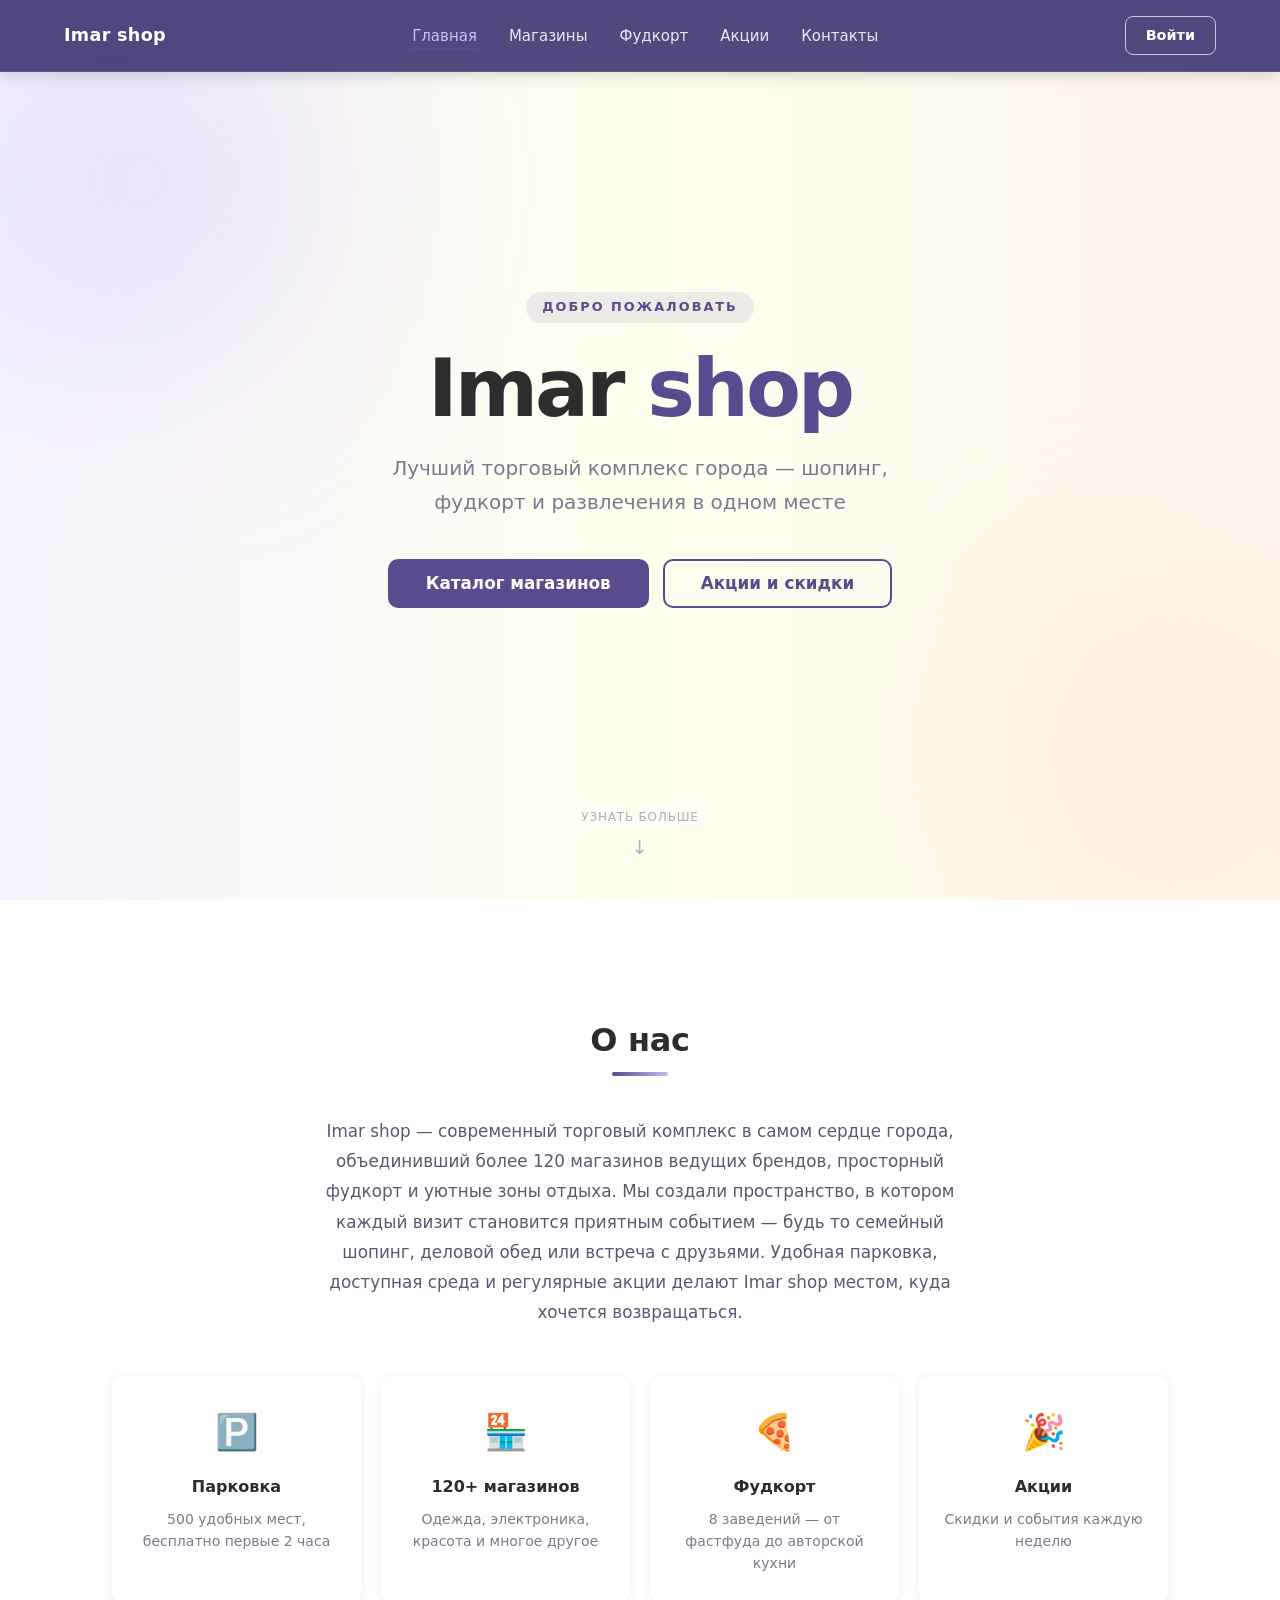
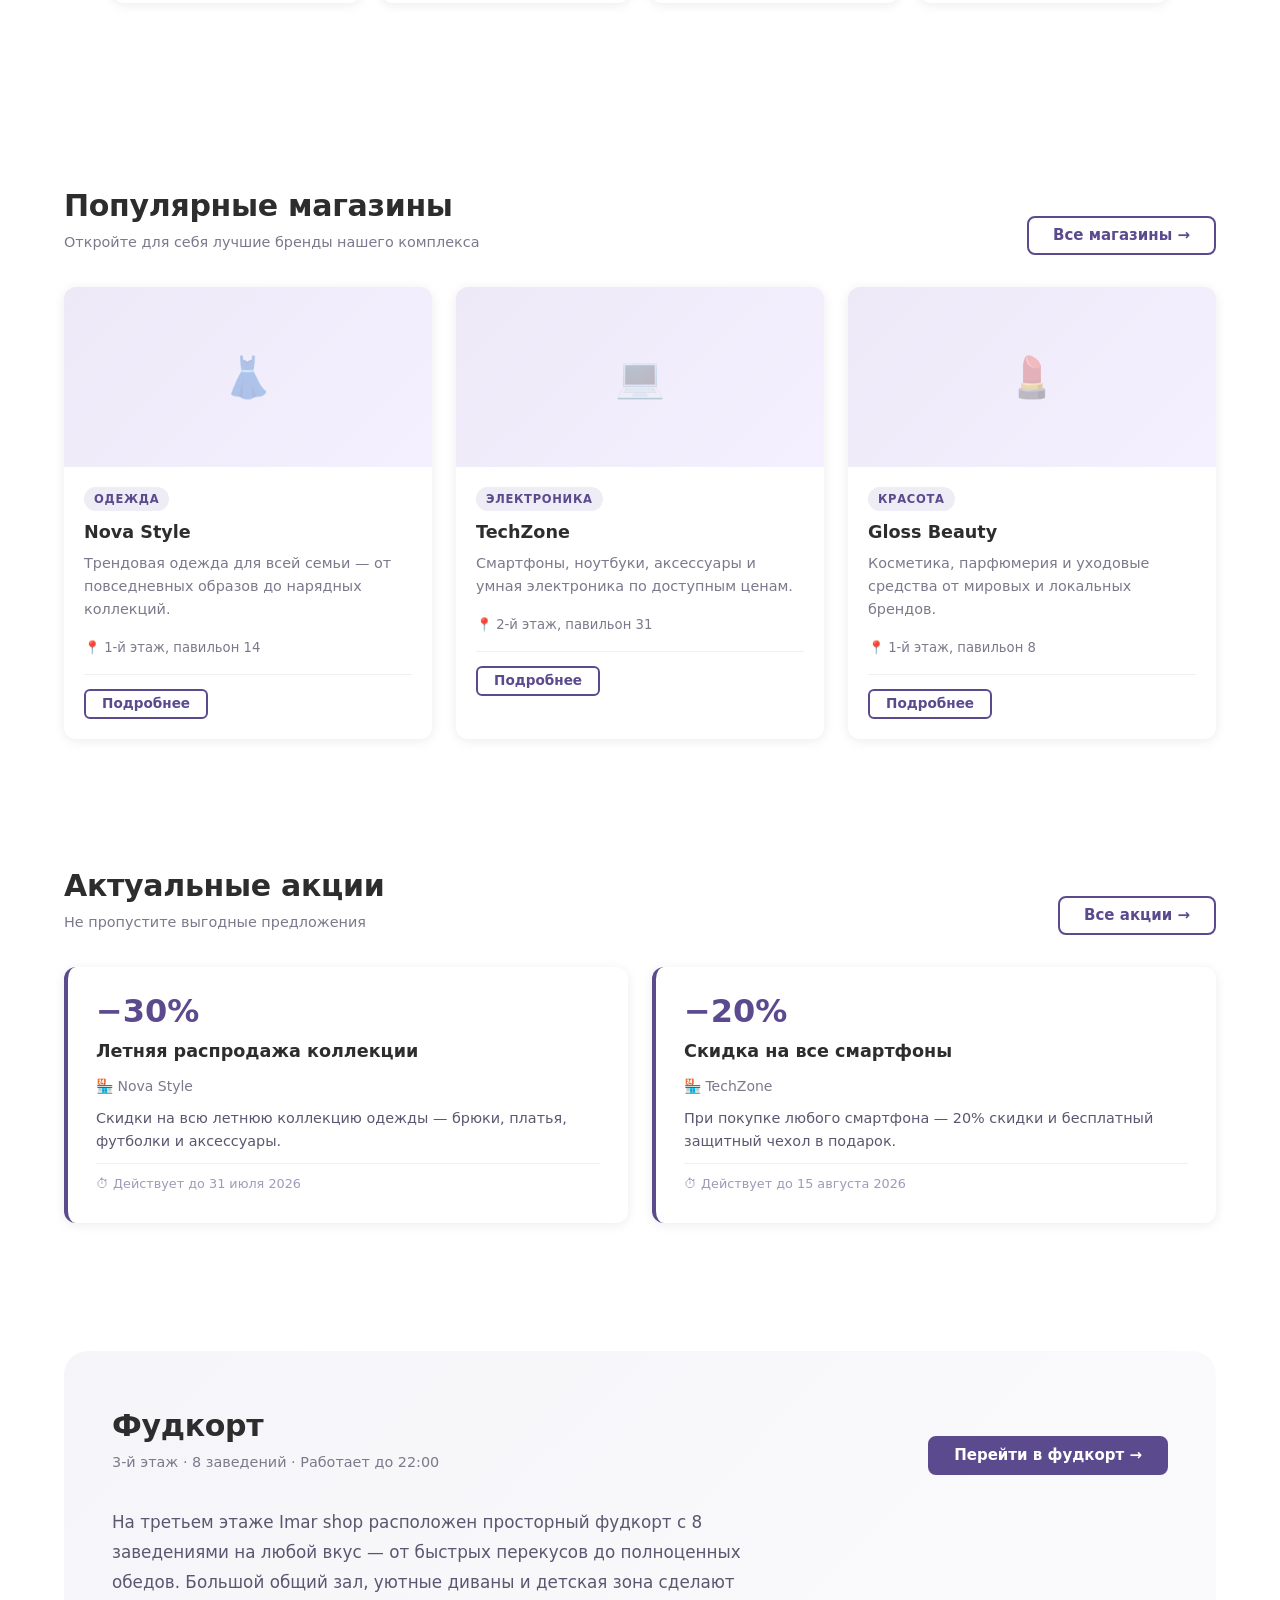
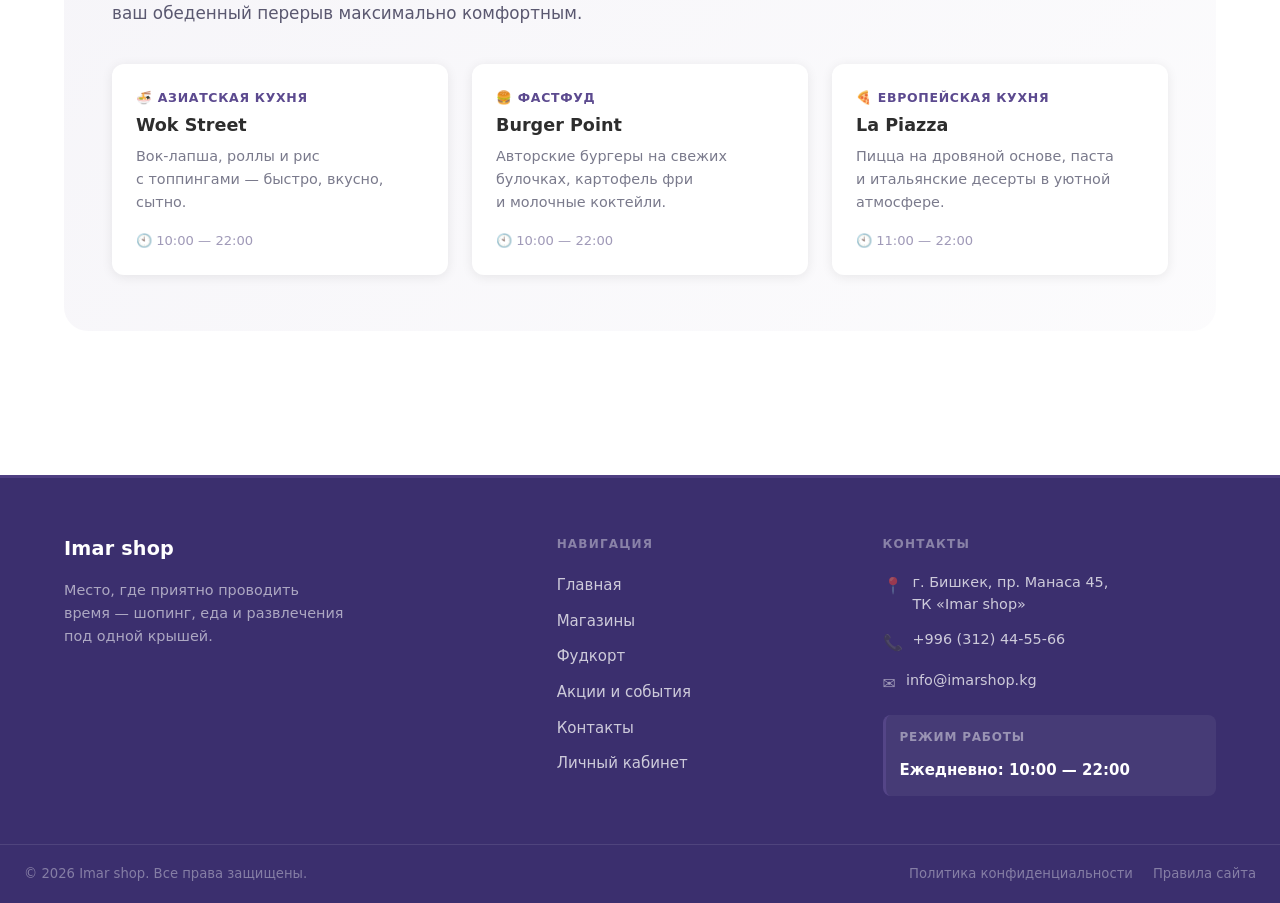
<file: frontend/index.html>
<!DOCTYPE html>
<html lang="ru">
<head>
  <meta charset="UTF-8">
  <meta name="viewport" content="width=device-width, initial-scale=1.0">
  <title>Главная — Imar shop</title>
  <link rel="stylesheet" href="css/style.css">
  <link rel="stylesheet" href="css/header.css">
  <link rel="stylesheet" href="css/footer.css">
  <link rel="stylesheet" href="css/components.css">

  <style>
    /* ── Стили, специфичные только для index.html ── */

    /* HERO */
    .hero {
      min-height: 100vh;
      display: flex;
      align-items: center;
      justify-content: center;
      text-align: center;
      padding: 0 24px;
      position: relative;
      overflow: hidden;
      margin-top: -72px; /* перекрыть padding-top из body */
    }

    /* Декоративные размытые круги на фоне */
    .hero::before,
    .hero::after {
      content: '';
      position: absolute;
      border-radius: 50%;
      pointer-events: none;
      filter: blur(80px);
      opacity: 0.35;
    }
    .hero::before {
      width: 520px;
      height: 520px;
      background: radial-gradient(circle, #c8b8f0, transparent);
      top: -80px;
      left: -120px;
    }
    .hero::after {
      width: 420px;
      height: 420px;
      background: radial-gradient(circle, #ffd6b0, transparent);
      bottom: -60px;
      right: -80px;
    }

    .hero__content {
      position: relative;
      z-index: 1;
      max-width: 720px;
    }

    .hero__eyebrow {
      display: inline-block;
      font-size: 0.8rem;
      font-weight: 700;
      letter-spacing: 2px;
      text-transform: uppercase;
      color: #5C4A8F;
      background: rgba(92, 74, 143, 0.1);
      padding: 5px 16px;
      border-radius: 20px;
      margin-bottom: 24px;
    }

    .hero__title {
      font-size: 5rem;
      font-weight: 800;
      color: #2d2d2d;
      letter-spacing: -3px;
      line-height: 1.05;
      margin-bottom: 20px;
    }

    .hero__title span {
      color: #5C4A8F;
    }

    .hero__subtitle {
      font-size: 1.25rem;
      color: #7a7a8c;
      line-height: 1.7;
      margin-bottom: 40px;
      max-width: 560px;
      margin-left: auto;
      margin-right: auto;
    }

    .hero__buttons {
      display: flex;
      gap: 14px;
      justify-content: center;
    }

    /* Стрелка вниз */
    .hero__scroll {
      position: absolute;
      bottom: 36px;
      left: 50%;
      transform: translateX(-50%);
      display: flex;
      flex-direction: column;
      align-items: center;
      gap: 6px;
      color: #b0a9c8;
      font-size: 0.75rem;
      letter-spacing: 0.8px;
      text-transform: uppercase;
      text-decoration: none;
    }

    .hero__scroll-arrow {
      font-size: 1.2rem;
      animation: bounce 1.8s infinite;
    }

    @keyframes bounce {
      0%, 100% { transform: translateY(0); }
      50%       { transform: translateY(6px); }
    }

    /* ── SECTION DIVIDER ── */
    .section-divider {
      width: 56px;
      height: 4px;
      background: linear-gradient(to right, #5C4A8F, #c8b8f0);
      border-radius: 4px;
      margin: 12px auto 40px;
    }

    /* ── О НАС ── */
    .about-text {
      max-width: 640px;
      margin: 0 auto;
      text-align: center;
      font-size: 1.05rem;
      color: #5a5870;
      line-height: 1.8;
      margin-bottom: 0;
    }

    .features-grid {
      display: grid;
      grid-template-columns: repeat(4, 1fr);
      gap: 20px;
      margin-top: 48px;
    }

    /* ── ПРЕВЬЮ-СЕКЦИИ: общая шапка ── */
    .preview-header {
      display: flex;
      align-items: flex-end;
      justify-content: space-between;
      margin-bottom: 32px;
    }

    .preview-header__left {}

    .preview-header__title {
      font-size: 1.875rem;
      font-weight: 800;
      color: #2d2d2d;
      margin-bottom: 6px;
    }

    .preview-header__sub {
      font-size: 0.9rem;
      color: #7a7a8c;
    }

    /* ── МАГАЗИНЫ ── */
    .shop-card__floor {
      font-size: 0.8rem;
      color: #a09ab8;
      margin-top: 4px;
    }

    /* ── АКЦИИ ── */
    .promo-card {
      background: #ffffff;
      border-radius: 12px;
      padding: 28px;
      box-shadow: 0 2px 12px rgba(0,0,0,0.08);
      border-left: 4px solid #5C4A8F;
      display: flex;
      flex-direction: column;
      gap: 10px;
      transition: box-shadow 0.25s, transform 0.25s;
    }
    .promo-card:hover {
      box-shadow: 0 6px 24px rgba(0,0,0,0.13);
      transform: translateY(-3px);
    }

    .promo-card__discount {
      display: inline-block;
      font-size: 2rem;
      font-weight: 800;
      color: #5C4A8F;
      line-height: 1;
    }

    .promo-card__title {
      font-size: 1.1rem;
      font-weight: 700;
      color: #2d2d2d;
    }

    .promo-card__store {
      font-size: 0.875rem;
      color: #7a7a8c;
    }

    .promo-card__deadline {
      font-size: 0.8rem;
      color: #a09ab8;
      margin-top: auto;
      padding-top: 10px;
      border-top: 1px solid rgba(0,0,0,0.06);
    }

    .grid-2-promos {
      display: grid;
      grid-template-columns: repeat(2, 1fr);
      gap: 24px;
    }

    /* ── ФУДКОРТ ── */
    .foodcourt-section {
      background: linear-gradient(135deg,
        rgba(92, 74, 143, 0.06) 0%,
        rgba(92, 74, 143, 0.02) 100%);
      border-radius: 24px;
      padding: 56px 48px;
    }

    .food-card__cuisine {
      font-size: 0.78rem;
      font-weight: 600;
      text-transform: uppercase;
      letter-spacing: 0.7px;
      color: #5C4A8F;
      margin-bottom: 6px;
    }

    .food-card__hours {
      font-size: 0.82rem;
      color: #a09ab8;
      margin-top: 6px;
    }

    /* ── SECTION BG ALTERNATING ── */
    .section--tinted {
      background: rgba(255,255,255,0.5);
      border-radius: 24px;
    }
  </style>
</head>
<body>

<!-- ========== HEADER ========== -->
<header class="header">
  <div class="header__inner">
    <a href="index.html" class="header__logo">
      <span class="header__logo-name">Imar shop</span>
    </a>
    <nav class="header__nav">
      <a href="index.html"     class="header__nav-link active">Главная</a>
      <a href="shops.html"     class="header__nav-link">Магазины</a>
      <a href="foodcourt.html" class="header__nav-link">Фудкорт</a>
      <a href="events.html"    class="header__nav-link">Акции</a>
      <a href="contacts.html"  class="header__nav-link">Контакты</a>
    </nav>
    <div class="header__actions">
      <a href="login.html" class="btn-login" id="headerAuthBtn">Войти</a>
    </div>
  </div>
</header>
<!-- ========== /HEADER ========== -->


<main>

  <!-- ================================================
       1. HERO
       ================================================ -->
  <section class="hero">
    <div class="hero__content">
      <span class="hero__eyebrow">Добро пожаловать</span>
      <h1 class="hero__title">Imar <span>shop</span></h1>
      <p class="hero__subtitle">
        Лучший торговый комплекс города — шопинг, фудкорт
        и&nbsp;развлечения в&nbsp;одном месте
      </p>
      <div class="hero__buttons">
        <a href="shops.html"  class="btn btn-primary btn-lg">Каталог магазинов</a>
        <a href="events.html" class="btn btn-outline btn-lg">Акции и скидки</a>
      </div>
    </div>
    <a href="#about" class="hero__scroll">
      <span>Узнать больше</span>
      <span class="hero__scroll-arrow">↓</span>
    </a>
  </section>


  <!-- ================================================
       2. О КОМПЛЕКСЕ
       ================================================ -->
  <section class="section" id="about">
    <div class="section--tinted" style="padding: 56px 48px;">

      <h2 class="section-title">О нас</h2>
      <div class="section-divider"></div>

      <p class="about-text">
        Imar shop — современный торговый комплекс в&nbsp;самом сердце
        города, объединивший более 120 магазинов ведущих брендов,
        просторный фудкорт и&nbsp;уютные зоны отдыха.
        Мы создали пространство, в&nbsp;котором каждый визит
        становится приятным событием&nbsp;— будь то семейный шопинг,
        деловой обед или встреча с&nbsp;друзьями.
        Удобная парковка, доступная среда и&nbsp;регулярные акции
        делают Imar shop местом, куда хочется возвращаться.
      </p>

      <!-- 4 преимущества -->
      <div class="features-grid">

        <div class="feature-item">
          <div class="feature-item__icon">🅿️</div>
          <div class="feature-item__title">Парковка</div>
          <div class="feature-item__text">500 удобных мест, бесплатно первые 2 часа</div>
        </div>

        <div class="feature-item">
          <div class="feature-item__icon">🏪</div>
          <div class="feature-item__title">120+ магазинов</div>
          <div class="feature-item__text">Одежда, электроника, красота и многое другое</div>
        </div>

        <div class="feature-item">
          <div class="feature-item__icon">🍕</div>
          <div class="feature-item__title">Фудкорт</div>
          <div class="feature-item__text">8 заведений — от фастфуда до авторской кухни</div>
        </div>

        <div class="feature-item">
          <div class="feature-item__icon">🎉</div>
          <div class="feature-item__title">Акции</div>
          <div class="feature-item__text">Скидки и события каждую неделю</div>
        </div>

      </div>
    </div>
  </section>


  <!-- ================================================
       3. ПРЕВЬЮ МАГАЗИНОВ
       ================================================ -->
  <section class="section">

    <div class="preview-header">
      <div class="preview-header__left">
        <h2 class="preview-header__title">Популярные магазины</h2>
        <p class="preview-header__sub">Откройте для себя лучшие бренды нашего комплекса</p>
      </div>
      <a href="shops.html" class="btn btn-outline">Все магазины →</a>
    </div>

    <div class="grid-3">

      <!-- Карточка 1 -->
      <div class="card card--flush">
        <div class="card__image-placeholder">👗</div>
        <div class="card__body">
          <span class="card__badge">Одежда</span>
          <h3 class="card__title">Nova Style</h3>
          <p class="card__text">
            Трендовая одежда для всей семьи — от повседневных образов
            до нарядных коллекций.
          </p>
          <div class="card__meta">📍 1-й этаж, павильон 14</div>
          <div class="card__footer">
            <a href="shops.html" class="btn btn-outline btn-sm">Подробнее</a>
          </div>
        </div>
      </div>

      <!-- Карточка 2 -->
      <div class="card card--flush">
        <div class="card__image-placeholder">💻</div>
        <div class="card__body">
          <span class="card__badge">Электроника</span>
          <h3 class="card__title">TechZone</h3>
          <p class="card__text">
            Смартфоны, ноутбуки, аксессуары и умная электроника
            по доступным ценам.
          </p>
          <div class="card__meta">📍 2-й этаж, павильон 31</div>
          <div class="card__footer">
            <a href="shops.html" class="btn btn-outline btn-sm">Подробнее</a>
          </div>
        </div>
      </div>

      <!-- Карточка 3 -->
      <div class="card card--flush">
        <div class="card__image-placeholder">💄</div>
        <div class="card__body">
          <span class="card__badge">Красота</span>
          <h3 class="card__title">Gloss Beauty</h3>
          <p class="card__text">
            Косметика, парфюмерия и уходовые средства от мировых
            и локальных брендов.
          </p>
          <div class="card__meta">📍 1-й этаж, павильон 8</div>
          <div class="card__footer">
            <a href="shops.html" class="btn btn-outline btn-sm">Подробнее</a>
          </div>
        </div>
      </div>

    </div>
  </section>


  <!-- ================================================
       4. ПРЕВЬЮ АКЦИЙ
       ================================================ -->
  <section class="section">

    <div class="preview-header">
      <div class="preview-header__left">
        <h2 class="preview-header__title">Актуальные акции</h2>
        <p class="preview-header__sub">Не пропустите выгодные предложения</p>
      </div>
      <a href="events.html" class="btn btn-outline">Все акции →</a>
    </div>

    <div class="grid-2-promos">

      <!-- Акция 1 -->
      <div class="promo-card">
        <span class="promo-card__discount">−30%</span>
        <div class="promo-card__title">Летняя распродажа коллекции</div>
        <div class="promo-card__store">🏪 Nova Style</div>
        <p style="font-size:0.9rem; color:#5a5870; line-height:1.6;">
          Скидки на всю летнюю коллекцию одежды — брюки, платья,
          футболки и аксессуары.
        </p>
        <div class="promo-card__deadline">⏱ Действует до 31 июля 2026</div>
      </div>

      <!-- Акция 2 -->
      <div class="promo-card">
        <span class="promo-card__discount">−20%</span>
        <div class="promo-card__title">Скидка на все смартфоны</div>
        <div class="promo-card__store">🏪 TechZone</div>
        <p style="font-size:0.9rem; color:#5a5870; line-height:1.6;">
          При покупке любого смартфона — 20% скидки
          и&nbsp;бесплатный защитный чехол в подарок.
        </p>
        <div class="promo-card__deadline">⏱ Действует до 15 августа 2026</div>
      </div>

    </div>
  </section>


  <!-- ================================================
       5. ПРЕВЬЮ ФУДКОРТА
       ================================================ -->
  <section class="section">
    <div class="foodcourt-section">

      <div class="preview-header">
        <div class="preview-header__left">
          <h2 class="preview-header__title">Фудкорт</h2>
          <p class="preview-header__sub">
            3-й этаж · 8 заведений · Работает до 22:00
          </p>
        </div>
        <a href="foodcourt.html" class="btn btn-primary">Перейти в фудкорт →</a>
      </div>

      <p style="font-size:1.05rem; color:#5a5870; line-height:1.8;
                max-width:640px; margin-bottom:36px;">
        На третьем этаже Imar shop расположен просторный фудкорт с&nbsp;8
        заведениями на любой вкус — от быстрых перекусов до полноценных
        обедов. Большой общий зал, уютные диваны и&nbsp;детская зона
        сделают ваш обеденный перерыв максимально комфортным.
      </p>

      <div class="grid-3">

        <!-- Заведение 1 -->
        <div class="card">
          <div class="food-card__cuisine">🍜 Азиатская кухня</div>
          <h3 class="card__title">Wok Street</h3>
          <p class="card__text">
            Вок-лапша, роллы и&nbsp;рис с&nbsp;топпингами —
            быстро, вкусно, сытно.
          </p>
          <div class="food-card__hours">🕙 10:00 — 22:00</div>
        </div>

        <!-- Заведение 2 -->
        <div class="card">
          <div class="food-card__cuisine">🍔 Фастфуд</div>
          <h3 class="card__title">Burger Point</h3>
          <p class="card__text">
            Авторские бургеры на свежих булочках, картофель
            фри и&nbsp;молочные коктейли.
          </p>
          <div class="food-card__hours">🕙 10:00 — 22:00</div>
        </div>

        <!-- Заведение 3 -->
        <div class="card">
          <div class="food-card__cuisine">🍕 Европейская кухня</div>
          <h3 class="card__title">La Piazza</h3>
          <p class="card__text">
            Пицца на дровяной основе, паста и&nbsp;итальянские
            десерты в&nbsp;уютной атмосфере.
          </p>
          <div class="food-card__hours">🕙 11:00 — 22:00</div>
        </div>

      </div>
    </div>
  </section>

</main>


<!-- ========== FOOTER ========== -->
<footer class="footer">
  <div class="footer__inner">
    <div class="footer__grid">

      <div class="footer__brand">
        <a href="index.html" class="footer__logo">
          <span class="footer__logo-name">Imar shop</span>
        </a>
        <p class="footer__slogan">
          Место, где приятно проводить время —&nbsp;шопинг, еда
          и&nbsp;развлечения под одной крышей.
        </p>
      </div>

      <div class="footer__nav-col">
        <p class="footer__col-title">Навигация</p>
        <ul class="footer__nav-list">
          <li><a href="index.html"     class="footer__nav-link">Главная</a></li>
          <li><a href="shops.html"     class="footer__nav-link">Магазины</a></li>
          <li><a href="foodcourt.html" class="footer__nav-link">Фудкорт</a></li>
          <li><a href="events.html"    class="footer__nav-link">Акции и события</a></li>
          <li><a href="contacts.html"  class="footer__nav-link">Контакты</a></li>
          <li><a href="cabinet.html"   class="footer__nav-link">Личный кабинет</a></li>
        </ul>
      </div>

      <div class="footer__contacts-col">
        <p class="footer__col-title">Контакты</p>
        <div class="footer__contact-item">
          <span class="footer__contact-icon">📍</span>
          <span class="footer__contact-text">
            г. Бишкек, пр. Манаса 45,<br>ТК «Imar shop»
          </span>
        </div>
        <div class="footer__contact-item">
          <span class="footer__contact-icon">📞</span>
          <span class="footer__contact-text">
            <a href="tel:+996312445566">+996 (312) 44-55-66</a>
          </span>
        </div>
        <div class="footer__contact-item">
          <span class="footer__contact-icon">✉️</span>
          <span class="footer__contact-text">
            <a href="mailto:info@imarshop.kg">info@imarshop.kg</a>
          </span>
        </div>
        <div class="footer__hours">
          <p class="footer__hours-label">Режим работы</p>
          <p class="footer__hours-time">Ежедневно: 10:00 — 22:00</p>
        </div>
      </div>

    </div>
  </div>

  <div class="footer__bottom">
    <p class="footer__copyright">© 2026 Imar shop. Все права защищены.</p>
    <div class="footer__bottom-links">
      <a href="#" class="footer__bottom-link">Политика конфиденциальности</a>
      <a href="#" class="footer__bottom-link">Правила сайта</a>
    </div>
  </div>
</footer>
<!-- ========== /FOOTER ========== -->

<script src="js/header-auth.js"></script>
</body>
</html>
</file>
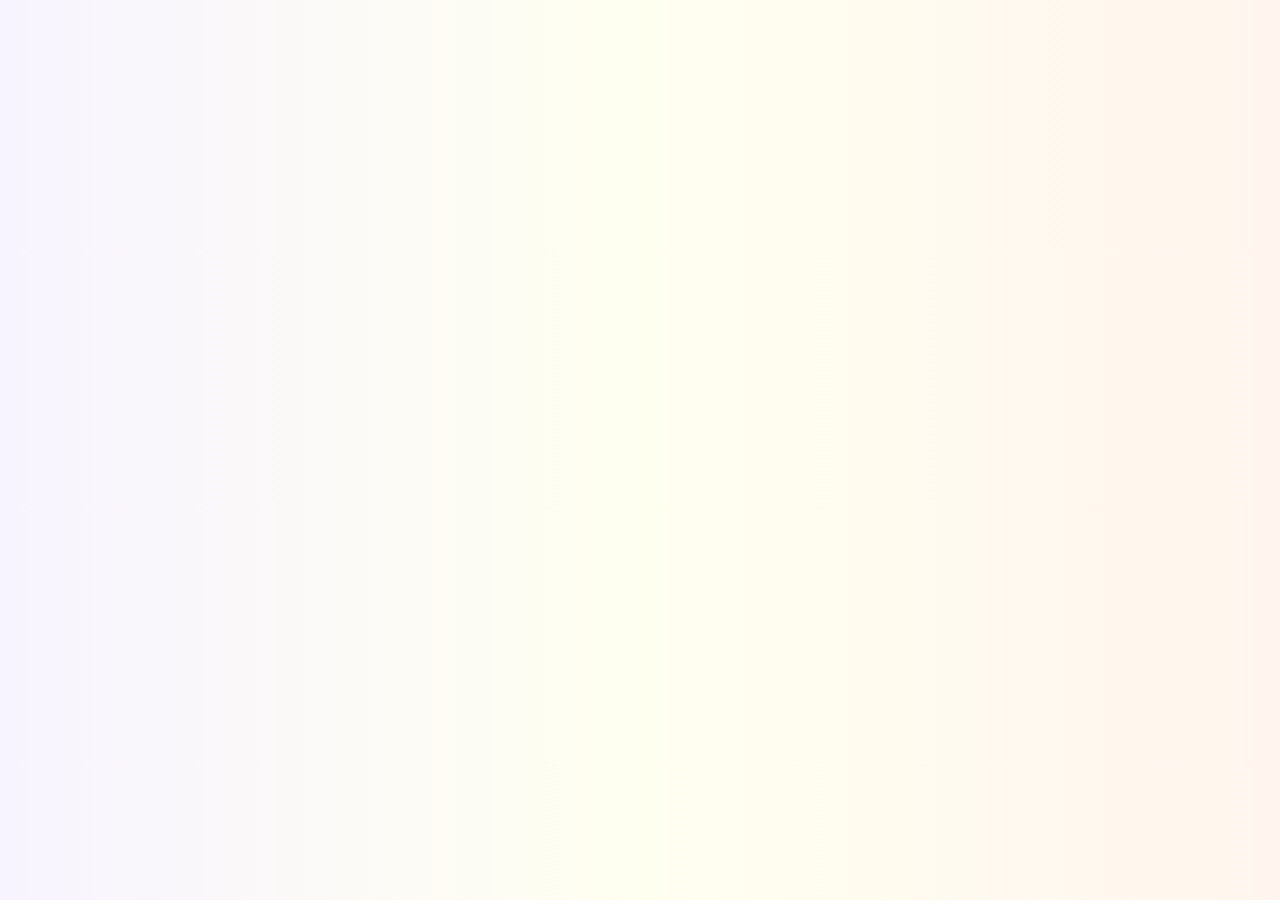
<file: frontend/cabinet.html>
<!DOCTYPE html>
<!--
  cabinet.html — Личный кабинет Imar shop
  Страница доступна только авторизованным пользователям.
  При загрузке сразу скрываем документ, проверяем /me и только
  после успешного ответа делаем страницу видимой — никакого "мигания".
-->
<html lang="ru" style="visibility:hidden">
<head>
  <meta charset="UTF-8">
  <meta name="viewport" content="width=device-width, initial-scale=1.0">
  <title>Личный кабинет — Imar shop</title>
  <link rel="stylesheet" href="css/style.css">
  <link rel="stylesheet" href="css/header.css">
  <link rel="stylesheet" href="css/footer.css">
  <link rel="stylesheet" href="css/components.css">
  <style>
    /* ── Сетка страницы ── */
    .cabinet-page {
      max-width: 1200px;
      margin: 0 auto;
      padding: 36px 24px 16px;
    }

    .cabinet-grid {
      display: grid;
      grid-template-columns: 340px 1fr;
      gap: 24px;
      align-items: start;
    }

    /* ── Карточка (общий контейнер) ── */
    .cabinet-card {
      background: #ffffff;
      border-radius: 16px;
      padding: 28px 24px;
      box-shadow: 0 2px 12px rgba(0, 0, 0, 0.08);
    }

    /* ── Профиль ── */
    .profile-avatar-lg {
      width: 88px;
      height: 88px;
      border-radius: 50%;
      background: linear-gradient(135deg, #5C4A8F, #8a74c7);
      display: flex;
      align-items: center;
      justify-content: center;
      font-size: 2rem;
      font-weight: 800;
      color: #ffffff;
      text-transform: uppercase;
      margin-bottom: 16px;
      user-select: none;
    }

    .profile-name {
      font-size: 1.3rem;
      font-weight: 700;
      color: #2d2d2d;
      margin-bottom: 4px;
    }

    .profile-email {
      font-size: 0.9rem;
      color: #7a7a8c;
      margin-bottom: 24px;
      word-break: break-all;
    }

    /* ── Заголовок корзины ── */
    .cart-title {
      font-size: 1.4rem;
      font-weight: 700;
      color: #2d2d2d;
      margin-bottom: 18px;
    }

    /* ── Сообщение "корзина пуста" ── */
    .cart-empty-msg {
      color: #7a7a8c;
      font-size: 0.98rem;
      padding: 16px 0;
    }

    /* ── Список товаров ── */
    .cart-list {
      display: flex;
      flex-direction: column;
      gap: 10px;
      margin-bottom: 16px;
    }

    /* ── Строка товара ── */
    .cart-item {
      display: grid;
      /* название | кол-во | цена/шт | итого | удалить */
      grid-template-columns: 1fr 90px 110px 110px auto;
      gap: 12px;
      align-items: center;
      padding: 14px 16px;
      border: 1px solid rgba(0, 0, 0, 0.08);
      border-radius: 10px;
      background: #fff;
      transition: border-color 0.2s;
    }

    .cart-item:hover {
      border-color: rgba(92, 74, 143, 0.22);
    }

    .cart-item__name {
      font-weight: 600;
      color: #2d2d2d;
      line-height: 1.35;
      word-break: break-word;
    }

    .cart-item__cell {
      font-size: 0.9rem;
      color: #7a7a8c;
      white-space: nowrap;
    }

    .cart-item__cell strong {
      color: #2d2d2d;
      font-weight: 600;
    }

    /* ── Строка итогов ── */
    .cart-total-row {
      display: flex;
      justify-content: space-between;
      align-items: center;
      margin-top: 16px;
      padding-top: 16px;
      border-top: 1px solid rgba(0, 0, 0, 0.08);
    }

    .cart-total-label {
      color: #7a7a8c;
      font-size: 0.95rem;
      font-weight: 600;
    }

    .cart-total-value {
      font-size: 1.35rem;
      font-weight: 800;
      color: #5C4A8F;
    }

    /* ── Кнопки действий ── */
    .cart-actions {
      margin-top: 16px;
      display: flex;
      justify-content: flex-end;
    }

    /* ── Toast-уведомление о заказе ── */
    .order-toast {
      position: fixed;
      bottom: -220px;           /* изначально скрыт за нижним краем */
      left: 50%;
      transform: translateX(-50%);
      z-index: 3000;
      width: min(92vw, 480px);
      border-radius: 18px;
      overflow: hidden;
      box-shadow: 0 10px 36px rgba(0, 0, 0, 0.25);
      opacity: 0;
      pointer-events: none;
      transition: bottom 0.4s cubic-bezier(0.34, 1.56, 0.64, 1),
                  opacity 0.3s ease;
    }

    /* Состояние «показан» */
    .order-toast.show {
      bottom: 28px;
      opacity: 1;
      pointer-events: auto;
    }

    .order-toast__header {
      background: linear-gradient(90deg, #5C4A8F, #7b63be);
      color: #ffffff;
      padding: 14px 18px 12px;
      display: flex;
      align-items: center;
      gap: 10px;
    }

    .order-toast__icon {
      font-size: 1.6rem;
      line-height: 1;
      flex-shrink: 0;
    }

    .order-toast__headline {
      font-size: 1.02rem;
      font-weight: 800;
      line-height: 1.2;
    }

    .order-toast__sub {
      font-size: 0.8rem;
      color: rgba(255, 255, 255, 0.85);
      margin-top: 2px;
    }

    .order-toast__body {
      background: linear-gradient(90deg, #fff7df, #ffeec4);
      padding: 12px 18px 14px;
      display: flex;
      align-items: center;
      justify-content: space-between;
      gap: 12px;
    }

    .order-toast__text {
      font-size: 0.9rem;
      color: #5a5870;
      margin-bottom: 2px;
    }

    .order-toast__sum {
      font-size: 1.1rem;
      font-weight: 800;
      color: #5C4A8F;
    }

    .order-toast__close {
      width: 30px;
      height: 30px;
      border-radius: 50%;
      border: 1px solid rgba(90, 88, 112, 0.3);
      background: rgba(90, 88, 112, 0.08);
      color: #5a5870;
      font-size: 0.95rem;
      cursor: pointer;
      display: flex;
      align-items: center;
      justify-content: center;
      transition: background 0.2s;
      flex-shrink: 0;
    }

    .order-toast__close:hover {
      background: rgba(90, 88, 112, 0.18);
    }

    /* Прогресс-бар авто-закрытия */
    .order-toast__progress {
      height: 4px;
      background: rgba(92, 74, 143, 0.18);
      transform-origin: left;
      transform: scaleX(1);
    }

    .order-toast.show .order-toast__progress {
      animation: toast-progress 3.8s linear forwards;
    }

    @keyframes toast-progress {
      from { transform: scaleX(1); }
      to   { transform: scaleX(0); }
    }
  </style>
</head>
<body>

<!-- ========== HEADER ========== -->
<header class="header">
  <div class="header__inner">
    <a href="index.html" class="header__logo">
      <span class="header__logo-name">Imar shop</span>
    </a>
    <nav class="header__nav">
      <a href="index.html"     class="header__nav-link">Главная</a>
      <a href="shops.html"     class="header__nav-link">Магазины</a>
      <a href="foodcourt.html" class="header__nav-link">Фудкорт</a>
      <a href="events.html"    class="header__nav-link">Акции</a>
      <a href="contacts.html"  class="header__nav-link">Контакты</a>
    </nav>
    <!-- Сюда cart.js вставит имя пользователя после /me -->
    <div class="header__actions" id="header-actions">
      <a href="login.html" class="btn-login">Войти</a>
    </div>
  </div>
</header>
<!-- ========== /HEADER ========== -->


<!-- ========== ОСНОВНОЙ КОНТЕНТ ========== -->
<main class="cabinet-page">
  <div class="cabinet-grid">

    <!-- ── Блок профиля ── -->
    <section class="cabinet-card">
      <div class="profile-avatar-lg" id="profile-avatar">?</div>
      <h1 class="profile-name"  id="profile-name">Пользователь</h1>
      <p  class="profile-email" id="profile-email">email@example.com</p>
      <button type="button" id="logout-btn" class="btn btn-outline">
        Выйти
      </button>
    </section>

    <!-- ── Блок корзины ── -->
    <section class="cabinet-card">
      <h2 class="cart-title">Моя корзина</h2>

      <!-- Показывается когда корзина пуста -->
      <p id="cart-empty-msg" class="cart-empty-msg" hidden>
        Ваша корзина пуста
      </p>

      <!-- Список товаров — заполняется через JS -->
      <div id="cart-list" class="cart-list"></div>

      <!-- Итоговая сумма -->
      <div class="cart-total-row">
        <span class="cart-total-label">Итоговая сумма</span>
        <span class="cart-total-value" id="cart-total">0,00 сом</span>
      </div>

      <!-- Кнопка оформления — disabled пока корзина пуста -->
      <div class="cart-actions">
        <button type="button" id="checkout-btn" class="btn btn-primary" disabled>
          Оформить заказ
        </button>
      </div>
    </section>

  </div>
</main>
<!-- ========== /ОСНОВНОЙ КОНТЕНТ ========== -->


<!-- ========== FOOTER ========== -->
<footer class="footer">
  <div class="footer__inner">
    <div class="footer__grid">

      <div class="footer__brand">
        <a href="index.html" class="footer__logo">
          <span class="footer__logo-name">Imar shop</span>
        </a>
        <p class="footer__slogan">
          Место, где приятно проводить время — шопинг, еда
          и развлечения под одной крышей.
        </p>
      </div>

      <div class="footer__nav-col">
        <p class="footer__col-title">Навигация</p>
        <ul class="footer__nav-list">
          <li><a href="index.html"     class="footer__nav-link">Главная</a></li>
          <li><a href="shops.html"     class="footer__nav-link">Магазины</a></li>
          <li><a href="foodcourt.html" class="footer__nav-link">Фудкорт</a></li>
          <li><a href="events.html"    class="footer__nav-link">Акции и события</a></li>
          <li><a href="contacts.html"  class="footer__nav-link">Контакты</a></li>
          <li><a href="cabinet.html"   class="footer__nav-link">Личный кабинет</a></li>
        </ul>
      </div>

      <div class="footer__contacts-col">
        <p class="footer__col-title">Контакты</p>
        <div class="footer__contact-item">
          <span class="footer__contact-icon">📍</span>
          <span class="footer__contact-text">
            г. Бишкек, пр. Манаса 45,<br>ТК «Imar shop»
          </span>
        </div>
        <div class="footer__contact-item">
          <span class="footer__contact-icon">📞</span>
          <span class="footer__contact-text">
            <a href="tel:+996312445566">+996 (312) 44-55-66</a>
          </span>
        </div>
        <div class="footer__contact-item">
          <span class="footer__contact-icon">✉️</span>
          <span class="footer__contact-text">
            <a href="mailto:info@imarmall.kg">info@imarmall.kg</a>
          </span>
        </div>
        <div class="footer__hours">
          <p class="footer__hours-label">Режим работы</p>
          <p class="footer__hours-time">Ежедневно: 10:00 — 22:00</p>
        </div>
      </div>

    </div>
  </div>

  <div class="footer__bottom">
    <p class="footer__copyright">© 2026 Imar shop. Все права защищены.</p>
    <div class="footer__bottom-links">
      <a href="#" class="footer__bottom-link">Политика конфиденциальности</a>
      <a href="#" class="footer__bottom-link">Правила сайта</a>
    </div>
  </div>
</footer>
<!-- ========== /FOOTER ========== -->


<!-- ========== TOAST: «Заказ оформлен» ========== -->
<div class="order-toast" id="order-toast" role="status" aria-live="polite">
  <div class="order-toast__header">
    <div class="order-toast__icon">✅</div>
    <div>
      <div class="order-toast__headline">Заказ оформлен!</div>
      <div class="order-toast__sub">Спасибо за покупку в Imar shop</div>
    </div>
  </div>
  <div class="order-toast__body">
    <div>
      <div class="order-toast__text">
        Мы свяжемся с вами в ближайшее время.
      </div>
      <div class="order-toast__sum" id="order-toast-total"></div>
    </div>
    <button type="button" class="order-toast__close" id="order-toast-close"
            aria-label="Закрыть уведомление">✕</button>
  </div>
  <div class="order-toast__progress"></div>
</div>
<!-- ========== /TOAST ========== -->


<script src="js/cart.js"></script>
</body>
</html>
</file>
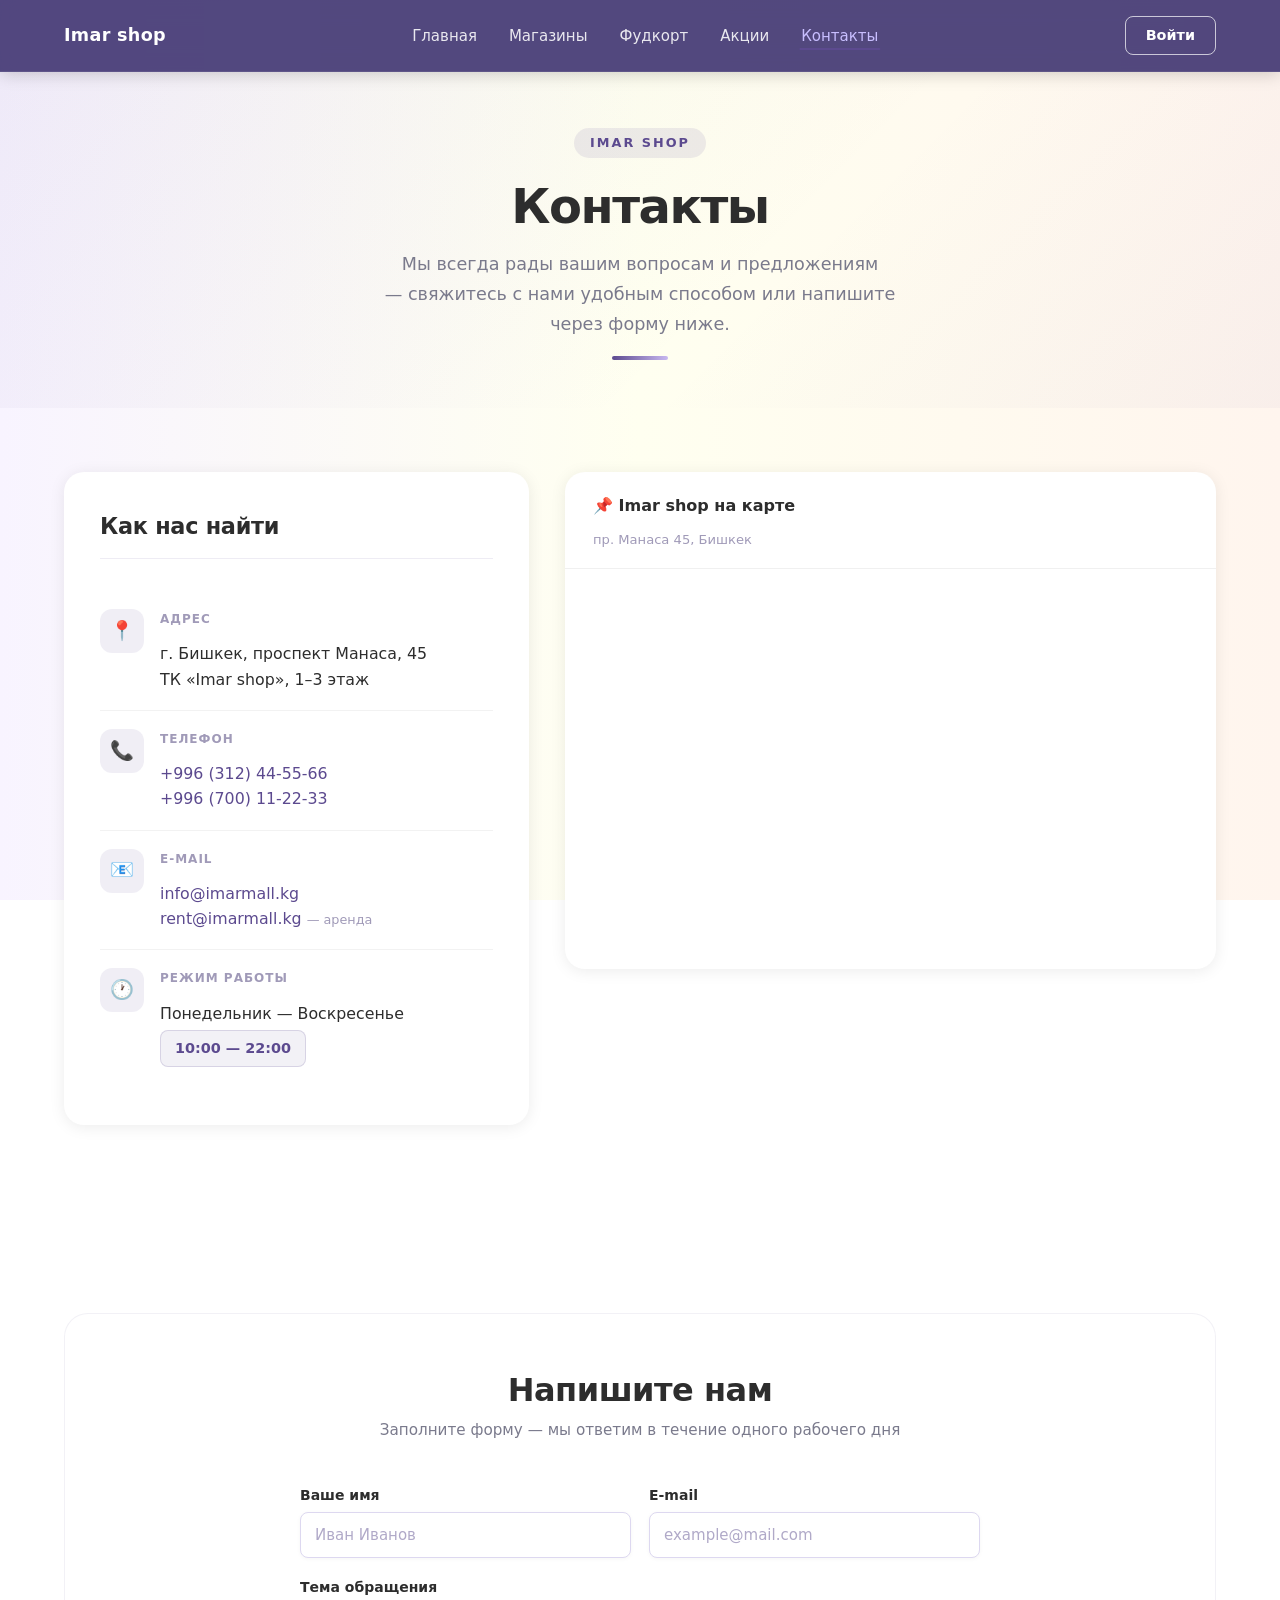
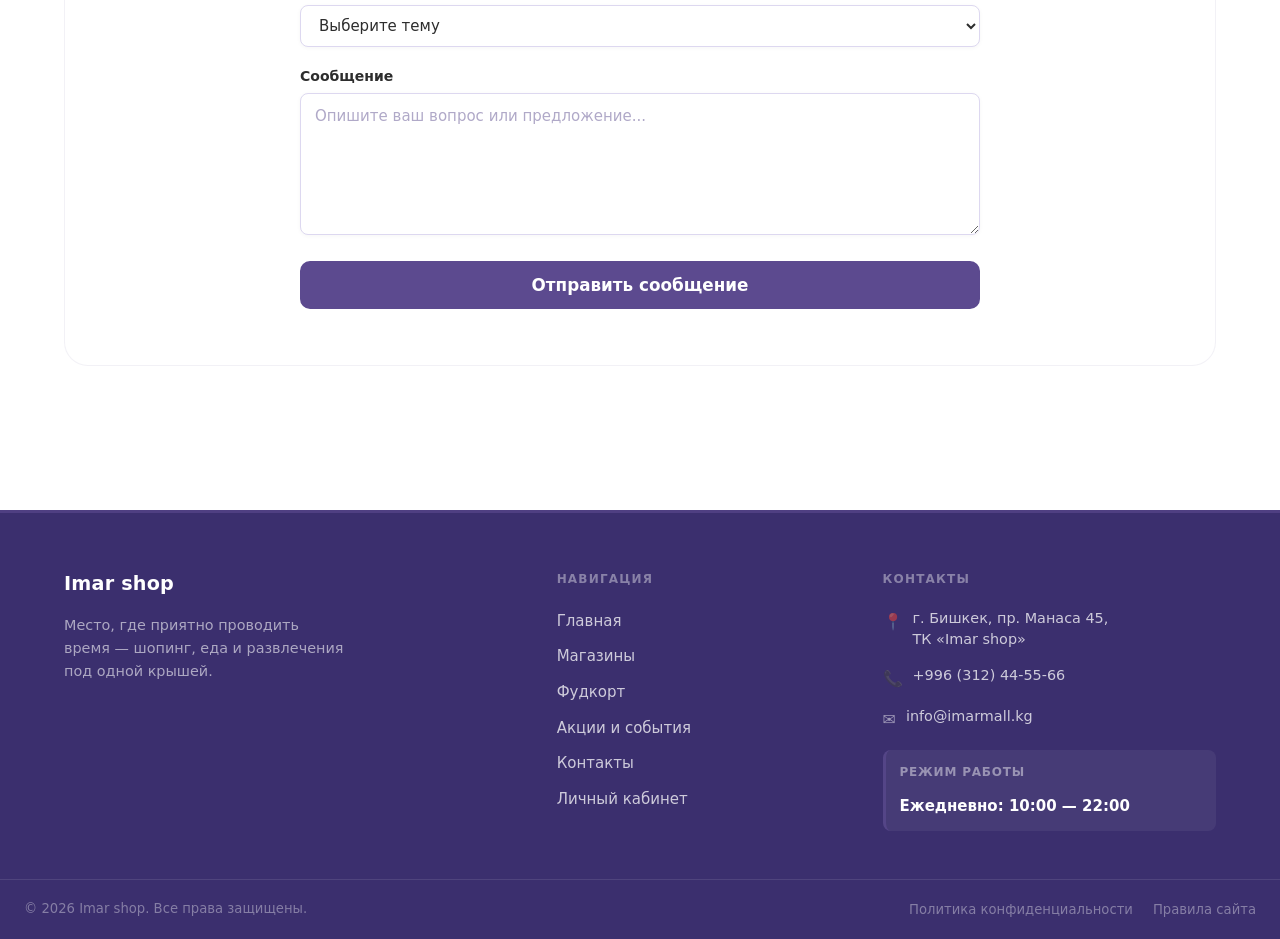
<file: frontend/contacts.html>
<!DOCTYPE html>
<html lang="ru">
<head>
  <meta charset="UTF-8">
  <meta name="viewport" content="width=device-width, initial-scale=1.0">
  <title>Контакты — Imar shop</title>
  <link rel="stylesheet" href="css/style.css">
  <link rel="stylesheet" href="css/header.css">
  <link rel="stylesheet" href="css/footer.css">
  <link rel="stylesheet" href="css/components.css">

  <style>
    /* ── Стили, специфичные для contacts.html ── */

    /* HERO */
    .page-hero {
      padding: 56px 24px 48px;
      text-align: center;
      position: relative;
      overflow: hidden;
    }

    .page-hero::before {
      content: '';
      position: absolute;
      inset: 0;
      background: linear-gradient(135deg,
        rgba(92, 74, 143, 0.06) 0%,
        transparent 60%,
        rgba(92, 74, 143, 0.04) 100%);
      pointer-events: none;
    }

    .page-hero__eyebrow {
      display: inline-block;
      font-size: 0.8rem;
      font-weight: 700;
      letter-spacing: 2px;
      text-transform: uppercase;
      color: #5C4A8F;
      background: rgba(92, 74, 143, 0.1);
      padding: 5px 16px;
      border-radius: 20px;
      margin-bottom: 18px;
    }

    .page-hero__title {
      font-size: 3rem;
      font-weight: 800;
      color: #2d2d2d;
      letter-spacing: -1.5px;
      margin-bottom: 14px;
      position: relative;
    }

    .page-hero__subtitle {
      font-size: 1.1rem;
      color: #7a7a8c;
      line-height: 1.7;
      max-width: 520px;
      margin: 0 auto;
      position: relative;
    }

    .section-divider {
      width: 56px;
      height: 4px;
      background: linear-gradient(to right, #5C4A8F, #c8b8f0);
      border-radius: 4px;
      margin: 16px auto 0;
    }

    /* ── ОСНОВНАЯ СЕТКА: info + map ── */
    .contacts-grid {
      display: grid;
      grid-template-columns: 1fr 1.4fr;
      gap: 36px;
      align-items: start;
      margin-bottom: 60px;
    }

    /* ── БЛОК КОНТАКТНЫХ ДАННЫХ ── */
    .contacts-info {
      background: #ffffff;
      border-radius: 20px;
      padding: 40px 36px;
      box-shadow: 0 2px 16px rgba(0, 0, 0, 0.08);
    }

    .contacts-info__title {
      font-size: 1.4rem;
      font-weight: 800;
      color: #2d2d2d;
      margin-bottom: 32px;
      padding-bottom: 18px;
      border-bottom: 1px solid rgba(92, 74, 143, 0.1);
    }

    .contact-row {
      display: flex;
      align-items: flex-start;
      gap: 16px;
      padding: 18px 0;
      border-bottom: 1px solid rgba(0, 0, 0, 0.05);
    }

    .contact-row:last-of-type {
      border-bottom: none;
    }

    .contact-row__icon {
      width: 44px;
      height: 44px;
      background: rgba(92, 74, 143, 0.09);
      border-radius: 12px;
      display: flex;
      align-items: center;
      justify-content: center;
      font-size: 1.2rem;
      flex-shrink: 0;
    }

    .contact-row__body {}

    .contact-row__label {
      font-size: 0.75rem;
      font-weight: 700;
      text-transform: uppercase;
      letter-spacing: 1px;
      color: #a09ab8;
      margin-bottom: 4px;
    }

    .contact-row__value {
      font-size: 0.9875rem;
      color: #2d2d2d;
      line-height: 1.6;
    }

    .contact-row__value a {
      color: #5C4A8F;
      text-decoration: none;
      transition: color 0.2s ease;
    }

    .contact-row__value a:hover {
      color: #4a3a75;
      text-decoration: underline;
    }

    /* Режим работы — отдельный стиль */
    .hours-badge {
      display: inline-block;
      background: rgba(92, 74, 143, 0.08);
      border: 1.5px solid rgba(92, 74, 143, 0.18);
      border-radius: 8px;
      padding: 6px 14px;
      font-size: 0.9rem;
      font-weight: 600;
      color: #5C4A8F;
      margin-top: 4px;
    }

    /* ── КАРТА ── */
    .map-wrapper {
      background: #ffffff;
      border-radius: 20px;
      overflow: hidden;
      box-shadow: 0 2px 16px rgba(0, 0, 0, 0.08);
    }

    .map-wrapper__header {
      padding: 20px 28px 16px;
      border-bottom: 1px solid rgba(0, 0, 0, 0.06);
    }

    .map-wrapper__title {
      font-size: 1rem;
      font-weight: 700;
      color: #2d2d2d;
      margin-bottom: 2px;
    }

    .map-wrapper__sub {
      font-size: 0.82rem;
      color: #a09ab8;
    }

    .map-wrapper iframe {
      display: block;
      width: 100%;
      height: 400px;
      border: none;
      filter: saturate(0.9) contrast(1.02);
    }

    /* ── ФОРМА ОБРАТНОЙ СВЯЗИ ── */
    .feedback-section {
      background: rgba(255, 255, 255, 0.6);
      border-radius: 24px;
      padding: 56px 48px;
      margin-bottom: 0;
      border: 1.5px solid rgba(92, 74, 143, 0.08);
    }

    .feedback-header {
      text-align: center;
      margin-bottom: 40px;
    }

    .feedback-header__title {
      font-size: 2rem;
      font-weight: 800;
      color: #2d2d2d;
      margin-bottom: 8px;
      letter-spacing: -0.5px;
    }

    .feedback-header__sub {
      font-size: 0.95rem;
      color: #7a7a8c;
    }

    .feedback-form {
      max-width: 680px;
      margin: 0 auto;
    }

    .feedback-form .grid-2 {
      display: grid;
      grid-template-columns: 1fr 1fr;
      gap: 18px;
    }

    /* ── СООБЩЕНИЕ ОБ УСПЕХЕ ── */
    .success-toast {
      display: none;
      align-items: center;
      gap: 14px;
      background: #ffffff;
      border: 2px solid rgba(92, 74, 143, 0.25);
      border-radius: 14px;
      padding: 18px 24px;
      margin-top: 24px;
      box-shadow: 0 8px 32px rgba(92, 74, 143, 0.15);
    }

    .success-toast.visible {
      display: flex;
      animation: jumpIn 0.45s cubic-bezier(0.34, 1.56, 0.64, 1) both;
    }

    @keyframes jumpIn {
      0%   { opacity: 0; transform: translateY(20px) scale(0.92); }
      60%  { transform: translateY(-6px) scale(1.02); }
      100% { opacity: 1; transform: translateY(0) scale(1); }
    }

    .success-toast__icon {
      width: 44px;
      height: 44px;
      background: rgba(40, 167, 69, 0.1);
      border-radius: 50%;
      display: flex;
      align-items: center;
      justify-content: center;
      font-size: 1.3rem;
      flex-shrink: 0;
    }

    .success-toast__text {
      font-size: 1rem;
      font-weight: 600;
      color: #1a7a35;
      line-height: 1.5;
    }

    .success-toast__sub {
      font-size: 0.85rem;
      font-weight: 400;
      color: #7a7a8c;
      margin-top: 2px;
    }
  </style>
</head>
<body>

<!-- ========== HEADER ========== -->
<header class="header">
  <div class="header__inner">
    <a href="index.html" class="header__logo">
      <span class="header__logo-name">Imar shop</span>
    </a>
    <nav class="header__nav">
      <a href="index.html"     class="header__nav-link">Главная</a>
      <a href="shops.html"     class="header__nav-link">Магазины</a>
      <a href="foodcourt.html" class="header__nav-link">Фудкорт</a>
      <a href="events.html"    class="header__nav-link">Акции</a>
      <a href="contacts.html"  class="header__nav-link active">Контакты</a>
    </nav>
    <div class="header__actions">
      <a href="login.html" class="btn-login" id="headerAuthBtn">Войти</a>
    </div>
  </div>
</header>
<!-- ========== /HEADER ========== -->


<main>

  <!-- ================================================
       HERO
       ================================================ -->
  <div class="page-hero">
    <span class="page-hero__eyebrow">Imar shop</span>
    <h1 class="page-hero__title">Контакты</h1>
    <p class="page-hero__subtitle">
      Мы всегда рады вашим вопросам и&nbsp;предложениям —&nbsp;свяжитесь
      с&nbsp;нами удобным способом или напишите через форму ниже.
    </p>
    <div class="section-divider"></div>
  </div>


  <!-- ================================================
       КОНТАКТНАЯ ИНФОРМАЦИЯ + КАРТА
       ================================================ -->
  <section class="section">
    <div class="contacts-grid">

      <!-- Левая колонка: данные -->
      <div class="contacts-info">
        <h2 class="contacts-info__title">Как нас найти</h2>

        <!-- Адрес -->
        <div class="contact-row">
          <div class="contact-row__icon">📍</div>
          <div class="contact-row__body">
            <p class="contact-row__label">Адрес</p>
            <p class="contact-row__value">
              г. Бишкек, проспект Манаса, 45<br>
              ТК «Imar shop», 1–3 этаж
            </p>
          </div>
        </div>

        <!-- Телефон -->
        <div class="contact-row">
          <div class="contact-row__icon">📞</div>
          <div class="contact-row__body">
            <p class="contact-row__label">Телефон</p>
            <p class="contact-row__value">
              <a href="tel:+996312445566">+996 (312) 44-55-66</a><br>
              <a href="tel:+996700112233">+996 (700) 11-22-33</a>
            </p>
          </div>
        </div>

        <!-- E-mail -->
        <div class="contact-row">
          <div class="contact-row__icon">📧</div>
          <div class="contact-row__body">
            <p class="contact-row__label">E-mail</p>
            <p class="contact-row__value">
              <a href="mailto:info@imarmall.kg">info@imarmall.kg</a><br>
              <a href="mailto:rent@imarmall.kg">rent@imarmall.kg</a>
              <span style="font-size:0.8rem; color:#a09ab8;"> — аренда</span>
            </p>
          </div>
        </div>

        <!-- Режим работы -->
        <div class="contact-row">
          <div class="contact-row__icon">🕐</div>
          <div class="contact-row__body">
            <p class="contact-row__label">Режим работы</p>
            <p class="contact-row__value">Понедельник — Воскресенье</p>
            <span class="hours-badge">10:00 — 22:00</span>
          </div>
        </div>

      </div><!-- /contacts-info -->

      <!-- Правая колонка: карта -->
      <div class="map-wrapper">
        <div class="map-wrapper__header">
          <p class="map-wrapper__title">📌 Imar shop на карте</p>
          <p class="map-wrapper__sub">пр. Манаса 45, Бишкек</p>
        </div>
        <iframe
          src="https://www.google.com/maps/embed?pb=!1m18!1m12!1m3!1d2924.388017835289!2d74.5975!3d42.8700!2m3!1f0!2f0!3f0!3m2!1i1024!2i768!4f13.1!3m3!1m2!1s0x389eb7c2a5b09cd5%3A0x5a2c2a4b2f7c5a18!2z0L_RgC4g0JzQsNC90LDRgdCwLCDQkdC40YjQutC10Lo!5e0!3m2!1sru!2skg!4v1713000000000"
          allowfullscreen=""
          loading="lazy"
          referrerpolicy="no-referrer-when-downgrade"
          title="Карта — Imar shop, Бишкек">
        </iframe>
      </div><!-- /map-wrapper -->

    </div><!-- /contacts-grid -->
  </section>


  <!-- ================================================
       ФОРМА ОБРАТНОЙ СВЯЗИ
       ================================================ -->
  <section class="section">
    <div class="feedback-section">

      <div class="feedback-header">
        <h2 class="feedback-header__title">Напишите нам</h2>
        <p class="feedback-header__sub">
          Заполните форму — мы ответим в течение одного рабочего дня
        </p>
      </div>

      <div class="feedback-form">
        <div class="grid-2" style="margin-bottom: 18px;">

          <!-- Имя -->
          <div class="form-group" style="margin-bottom: 0;">
            <label class="form-label" for="contact-name">Ваше имя</label>
            <input
              class="form-input"
              type="text"
              id="contact-name"
              placeholder="Иван Иванов"
              autocomplete="name"
            >
          </div>

          <!-- E-mail -->
          <div class="form-group" style="margin-bottom: 0;">
            <label class="form-label" for="contact-email">E-mail</label>
            <input
              class="form-input"
              type="email"
              id="contact-email"
              placeholder="example@mail.com"
              autocomplete="email"
            >
          </div>

        </div>

        <!-- Тема -->
        <div class="form-group">
          <label class="form-label" for="contact-subject">Тема обращения</label>
          <select class="form-input form-select" id="contact-subject">
            <option value="" disabled selected>Выберите тему</option>
            <option value="question">Вопрос</option>
            <option value="complaint">Жалоба</option>
            <option value="rent">Аренда</option>
            <option value="other">Другое</option>
          </select>
        </div>

        <!-- Сообщение -->
        <div class="form-group">
          <label class="form-label" for="contact-message">Сообщение</label>
          <textarea
            class="form-input form-textarea"
            id="contact-message"
            placeholder="Опишите ваш вопрос или предложение..."
            rows="5"
          ></textarea>
        </div>

        <!-- Кнопка -->
        <button
          class="btn btn-primary btn-lg"
          id="contact-submit"
          style="width: 100%;"
        >
          Отправить сообщение
        </button>

        <!-- Уведомление об успехе -->
        <div class="success-toast" id="success-toast">
          <div class="success-toast__icon">✅</div>
          <div>
            <p class="success-toast__text">Спасибо! Мы свяжемся с вами в ближайшее время.</p>
            <p class="success-toast__sub">Обычно отвечаем в течение одного рабочего дня.</p>
          </div>
        </div>

      </div><!-- /feedback-form -->
    </div><!-- /feedback-section -->
  </section>

</main>


<!-- ========== FOOTER ========== -->
<footer class="footer">
  <div class="footer__inner">
    <div class="footer__grid">

      <div class="footer__brand">
        <a href="index.html" class="footer__logo">
          <span class="footer__logo-name">Imar shop</span>
        </a>
        <p class="footer__slogan">
          Место, где приятно проводить время —&nbsp;шопинг, еда
          и&nbsp;развлечения под одной крышей.
        </p>
      </div>

      <div class="footer__nav-col">
        <p class="footer__col-title">Навигация</p>
        <ul class="footer__nav-list">
          <li><a href="index.html"     class="footer__nav-link">Главная</a></li>
          <li><a href="shops.html"     class="footer__nav-link">Магазины</a></li>
          <li><a href="foodcourt.html" class="footer__nav-link">Фудкорт</a></li>
          <li><a href="events.html"    class="footer__nav-link">Акции и события</a></li>
          <li><a href="contacts.html"  class="footer__nav-link">Контакты</a></li>
          <li><a href="cabinet.html"   class="footer__nav-link">Личный кабинет</a></li>
        </ul>
      </div>

      <div class="footer__contacts-col">
        <p class="footer__col-title">Контакты</p>
        <div class="footer__contact-item">
          <span class="footer__contact-icon">📍</span>
          <span class="footer__contact-text">
            г. Бишкек, пр. Манаса 45,<br>ТК «Imar shop»
          </span>
        </div>
        <div class="footer__contact-item">
          <span class="footer__contact-icon">📞</span>
          <span class="footer__contact-text">
            <a href="tel:+996312445566">+996 (312) 44-55-66</a>
          </span>
        </div>
        <div class="footer__contact-item">
          <span class="footer__contact-icon">✉️</span>
          <span class="footer__contact-text">
            <a href="mailto:info@imarmall.kg">info@imarmall.kg</a>
          </span>
        </div>
        <div class="footer__hours">
          <p class="footer__hours-label">Режим работы</p>
          <p class="footer__hours-time">Ежедневно: 10:00 — 22:00</p>
        </div>
      </div>

    </div>
  </div>

  <div class="footer__bottom">
    <p class="footer__copyright">© 2026 Imar shop. Все права защищены.</p>
    <div class="footer__bottom-links">
      <a href="#" class="footer__bottom-link">Политика конфиденциальности</a>
      <a href="#" class="footer__bottom-link">Правила сайта</a>
    </div>
  </div>
</footer>
<!-- ========== /FOOTER ========== -->


<script>
  (function () {
    const btn     = document.getElementById('contact-submit');
    const toast   = document.getElementById('success-toast');
    const fields  = {
      name:    document.getElementById('contact-name'),
      email:   document.getElementById('contact-email'),
      subject: document.getElementById('contact-subject'),
      message: document.getElementById('contact-message'),
    };

    btn.addEventListener('click', function () {
      /* Простая проверка: хотя бы имя и e-mail заполнены */
      const name  = fields.name.value.trim();
      const email = fields.email.value.trim();

      if (!name || !email) {
        /* Подсветить незаполненные поля */
        if (!name)  fields.name.style.borderColor  = '#d94f4f';
        if (!email) fields.email.style.borderColor = '#d94f4f';

        [fields.name, fields.email].forEach(function (f) {
          f.addEventListener('input', function () {
            f.style.borderColor = '';
          }, { once: true });
        });
        return;
      }

      /* Скрыть старый toast на случай повторной отправки */
      toast.classList.remove('visible');

      /* Небольшая задержка, чтобы анимация jumpIn срабатывала заново */
      requestAnimationFrame(function () {
        requestAnimationFrame(function () {
          toast.classList.add('visible');
        });
      });

      /* Очистить форму */
      fields.name.value    = '';
      fields.email.value   = '';
      fields.subject.value = '';
      fields.message.value = '';

      /* Прокрутить к toast */
      toast.scrollIntoView({ behavior: 'smooth', block: 'nearest' });
    });
  })();
</script>
<script src="js/header-auth.js"></script>

</body>
</html>
</file>
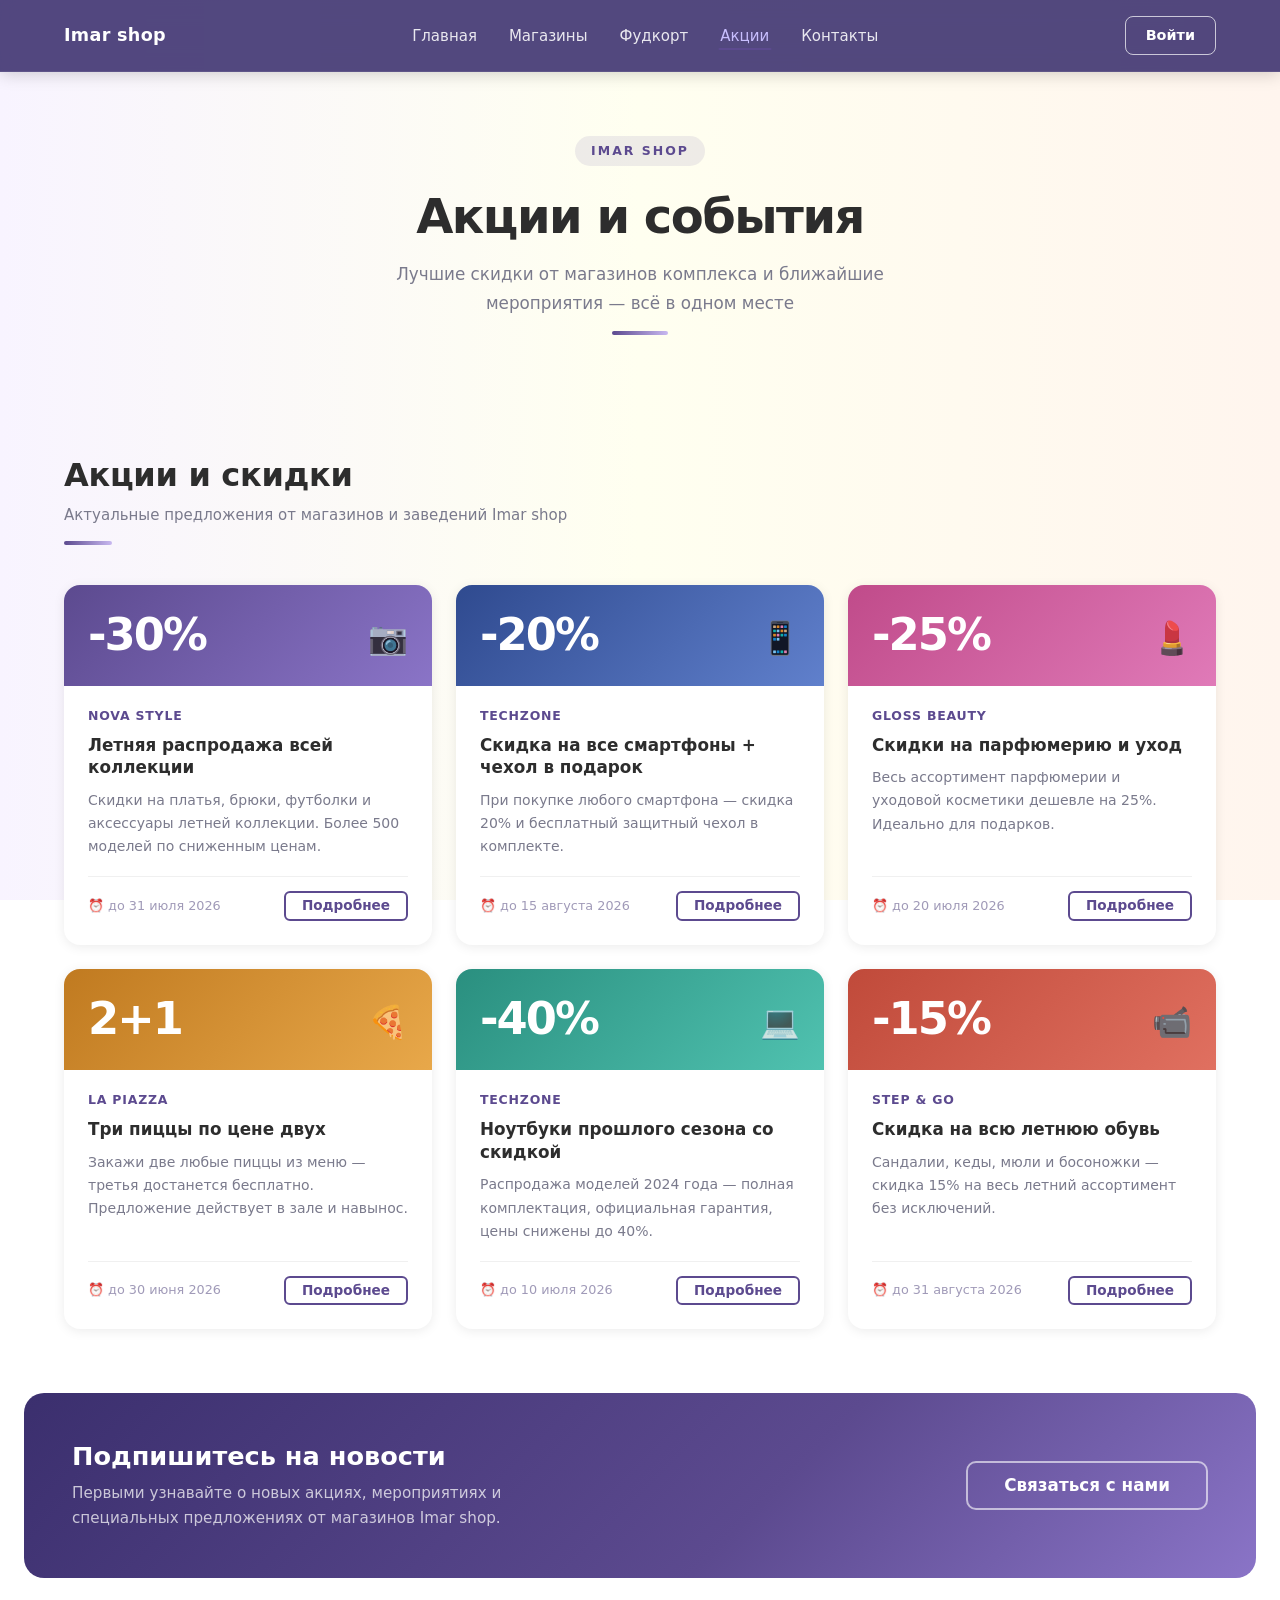
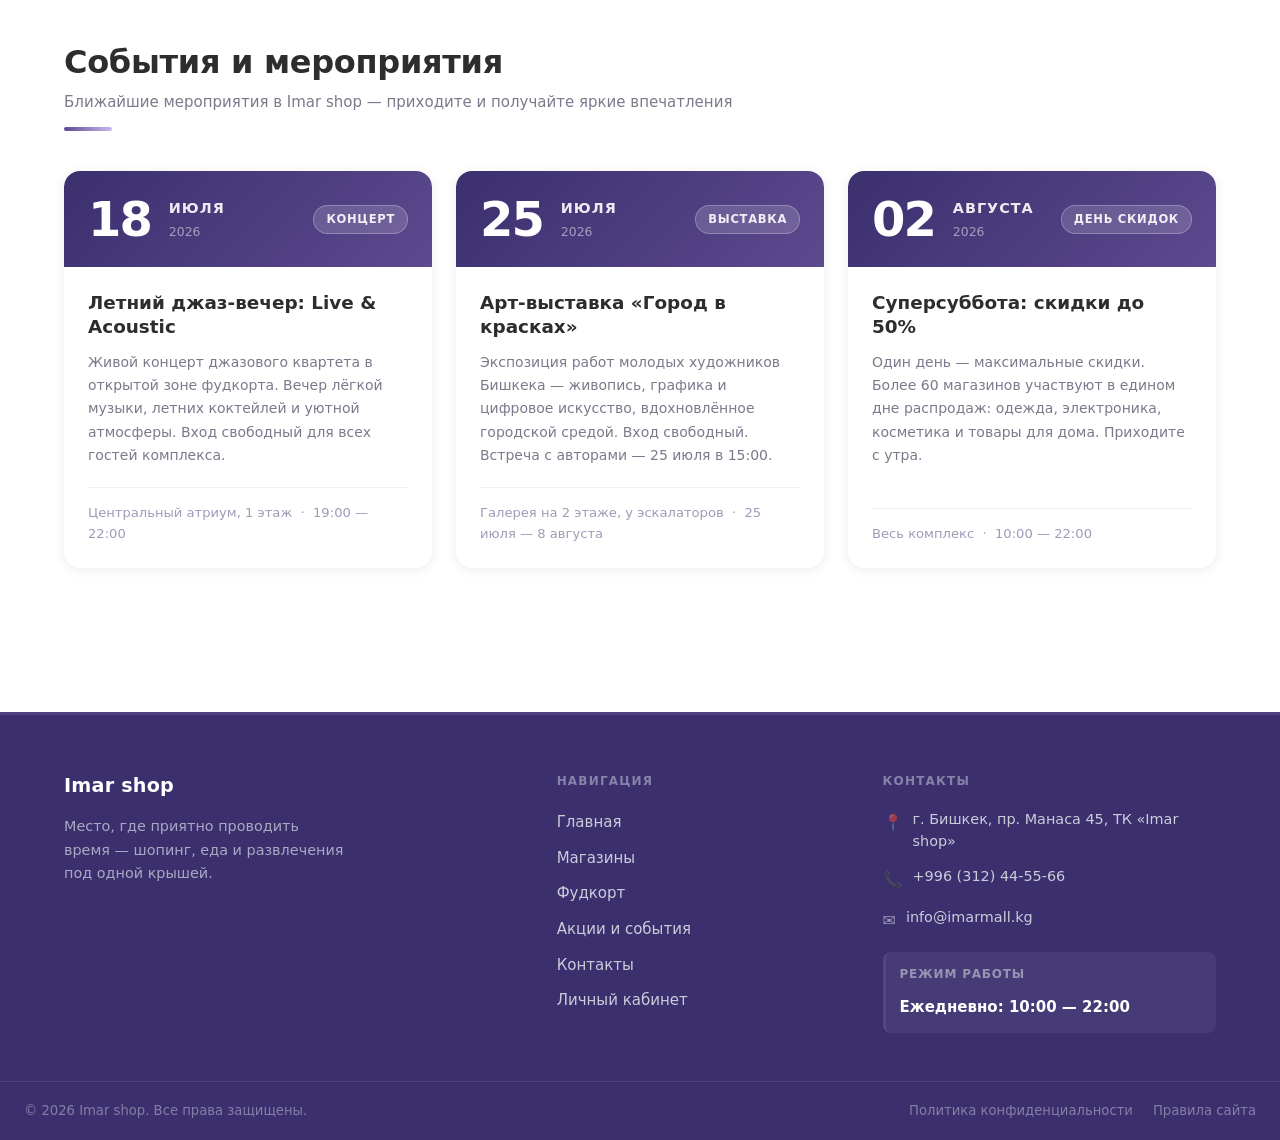
<file: frontend/events.html>
<!DOCTYPE html>
<html lang="ru">
<head>
  <meta charset="UTF-8">
  <meta name="viewport" content="width=device-width, initial-scale=1.0">
  <title>Акции и события — Imar shop</title>
  <link rel="stylesheet" href="css/style.css">
  <link rel="stylesheet" href="css/header.css">
  <link rel="stylesheet" href="css/footer.css">
  <link rel="stylesheet" href="css/components.css">

  <style>
    /* ── HERO ── */
    .page-hero {
      padding: 64px 24px 56px;
      text-align: center;
      max-width: 1200px;
      margin: 0 auto;
    }
    .page-hero__eyebrow {
      display: inline-block;
      font-size: 0.78rem;
      font-weight: 700;
      letter-spacing: 2px;
      text-transform: uppercase;
      color: #5C4A8F;
      background: rgba(92, 74, 143, 0.1);
      padding: 5px 16px;
      border-radius: 20px;
      margin-bottom: 20px;
    }
    .page-hero__title {
      font-size: 3rem;
      font-weight: 800;
      color: #2d2d2d;
      letter-spacing: -1.5px;
      margin-bottom: 14px;
    }
    .page-hero__subtitle {
      font-size: 1.05rem;
      color: #7a7a8c;
      line-height: 1.7;
      max-width: 520px;
      margin: 0 auto;
    }
    .section-divider {
      width: 56px;
      height: 4px;
      background: linear-gradient(to right, #5C4A8F, #c8b8f0);
      border-radius: 4px;
      margin: 14px auto 0;
    }

    /* ── СЕТКА АКЦИЙ ── */
    .promo-grid {
      display: grid;
      grid-template-columns: repeat(3, 1fr);
      gap: 24px;
    }

    /* ── КАРТОЧКА АКЦИИ ── */
    .promo-card {
      background: #ffffff;
      border-radius: 16px;
      box-shadow: 0 2px 12px rgba(0,0,0,0.08);
      overflow: hidden;
      display: flex;
      flex-direction: column;
      transition: box-shadow 0.25s ease, transform 0.25s ease;
    }
    .promo-card:hover {
      box-shadow: 0 8px 28px rgba(0,0,0,0.14);
      transform: translateY(-4px);
    }
    .promo-card__top {
      padding: 28px 24px 22px;
      display: flex;
      align-items: flex-start;
      justify-content: space-between;
      gap: 12px;
    }
    .promo-card__discount {
      font-size: 2.8rem;
      font-weight: 900;
      line-height: 1;
      color: #ffffff;
      letter-spacing: -2px;
    }
    .promo-card__category-icon { font-size: 2rem; opacity: 0.8; }
    .promo-card__top--violet { background: linear-gradient(135deg, #5C4A8F, #8a74c7); }
    .promo-card__top--rose   { background: linear-gradient(135deg, #c04b8a, #e07ab8); }
    .promo-card__top--teal   { background: linear-gradient(135deg, #2a8f7f, #50c2b0); }
    .promo-card__top--amber  { background: linear-gradient(135deg, #c07a20, #e8a84a); }
    .promo-card__top--navy   { background: linear-gradient(135deg, #2f4a8f, #6080cc); }
    .promo-card__top--coral  { background: linear-gradient(135deg, #c04a3a, #e07060); }
    .promo-card__body {
      padding: 20px 24px 24px;
      display: flex;
      flex-direction: column;
      flex: 1;
    }
    .promo-card__store {
      font-size: 0.78rem;
      font-weight: 700;
      text-transform: uppercase;
      letter-spacing: 0.8px;
      color: #5C4A8F;
      margin-bottom: 8px;
    }
    .promo-card__title {
      font-size: 1.05rem;
      font-weight: 700;
      color: #2d2d2d;
      line-height: 1.35;
      margin-bottom: 10px;
    }
    .promo-card__desc {
      font-size: 0.875rem;
      color: #7a7a8c;
      line-height: 1.65;
      flex: 1;
      margin-bottom: 18px;
    }
    .promo-card__footer {
      display: flex;
      align-items: center;
      justify-content: space-between;
      gap: 10px;
      padding-top: 14px;
      border-top: 1px solid rgba(0,0,0,0.06);
    }
    .promo-card__deadline { font-size: 0.8rem; color: #a09ab8; }

    /* ── СОБЫТИЯ ── */
    .events-grid {
      display: grid;
      grid-template-columns: repeat(3, 1fr);
      gap: 24px;
    }
    .event-card {
      background: #ffffff;
      border-radius: 16px;
      box-shadow: 0 2px 12px rgba(0,0,0,0.08);
      overflow: hidden;
      display: flex;
      flex-direction: column;
      transition: box-shadow 0.25s ease, transform 0.25s ease;
    }
    .event-card:hover {
      box-shadow: 0 8px 28px rgba(0,0,0,0.14);
      transform: translateY(-4px);
    }
    .event-card__date-block {
      background: linear-gradient(135deg, #3b2f6e, #5C4A8F);
      padding: 24px;
      display: flex;
      align-items: center;
      gap: 18px;
    }
    .event-card__date-num {
      font-size: 3rem;
      font-weight: 900;
      color: #ffffff;
      line-height: 1;
      letter-spacing: -2px;
      flex-shrink: 0;
    }
    .event-card__date-right { display: flex; flex-direction: column; gap: 2px; }
    .event-card__date-month {
      font-size: 0.9rem;
      font-weight: 600;
      color: rgba(255,255,255,0.9);
      text-transform: uppercase;
      letter-spacing: 1px;
    }
    .event-card__date-year { font-size: 0.78rem; color: rgba(255,255,255,0.5); }
    .event-card__badge {
      margin-left: auto;
      background: rgba(255,255,255,0.15);
      border: 1px solid rgba(255,255,255,0.25);
      border-radius: 20px;
      padding: 4px 12px;
      font-size: 0.72rem;
      font-weight: 700;
      color: rgba(255,255,255,0.9);
      text-transform: uppercase;
      letter-spacing: 0.7px;
      white-space: nowrap;
      flex-shrink: 0;
    }
    .event-card__body { padding: 24px; display: flex; flex-direction: column; flex: 1; }
    .event-card__title {
      font-size: 1.15rem;
      font-weight: 700;
      color: #2d2d2d;
      line-height: 1.3;
      margin-bottom: 12px;
    }
    .event-card__desc {
      font-size: 0.875rem;
      color: #7a7a8c;
      line-height: 1.65;
      flex: 1;
      margin-bottom: 20px;
    }
    .event-card__meta {
      font-size: 0.82rem;
      color: #a09ab8;
      padding-top: 14px;
      border-top: 1px solid rgba(0,0,0,0.06);
    }

    /* ── CTA БАННЕР ── */
    .cta-banner {
      background: linear-gradient(135deg, #3b2f6e 0%, #5C4A8F 60%, #8a74c7 100%);
      border-radius: 20px;
      padding: 48px;
      display: flex;
      align-items: center;
      justify-content: space-between;
      gap: 32px;
      margin: 0 24px;
    }
    .cta-banner__title { font-size: 1.6rem; font-weight: 800; color: #ffffff; margin-bottom: 8px; }
    .cta-banner__text  { font-size: 0.95rem; color: rgba(255,255,255,0.72); line-height: 1.6; max-width: 480px; }
    .cta-banner__actions { display: flex; gap: 12px; flex-shrink: 0; }

    /* ── ЗАГОЛОВКИ СЕКЦИЙ ── */
    .section-header { margin-bottom: 40px; }
    .section-header__title { font-size: 2rem; font-weight: 800; color: #2d2d2d; margin-bottom: 8px; }
    .section-header__sub   { font-size: 0.9375rem; color: #7a7a8c; }
    .section-header__line  {
      width: 48px; height: 4px;
      background: linear-gradient(to right, #5C4A8F, #c8b8f0);
      border-radius: 4px; margin-top: 12px;
    }

    /* ══════════════════════════════════════
       TOAST
    ══════════════════════════════════════ */
    .toast {
      position: fixed;
      bottom: 36px;
      left: 50%;
      transform: translateX(-50%) translateY(160%);
      z-index: 9999;
      display: flex;
      align-items: center;
      gap: 14px;
      background: linear-gradient(135deg, #2a1f52 0%, #3d2f7a 50%, #5C4A8F 100%);
      color: #ffffff;
      padding: 15px 20px 15px 18px;
      border-radius: 14px;
      box-shadow:
        0 12px 40px rgba(42,31,82,0.55),
        0 3px 10px rgba(0,0,0,0.2),
        inset 0 1px 0 rgba(255,255,255,0.13);
      border: 1px solid rgba(201,191,255,0.2);
      min-width: 300px;
      max-width: 460px;
      opacity: 0;
      pointer-events: none;
      /* подъём с пружиной */
      transition:
        transform 0.46s cubic-bezier(0.34, 1.56, 0.64, 1),
        opacity   0.30s ease;
    }
    .toast.toast--visible {
      transform: translateX(-50%) translateY(0);
      opacity: 1;
      pointer-events: auto;
    }
    /* спуск без пружины */
    .toast.toast--hiding {
      transform: translateX(-50%) translateY(160%);
      opacity: 0;
      transition:
        transform 0.38s cubic-bezier(0.55, 0, 1, 0.8),
        opacity   0.28s ease;
    }
    .toast__icon {
      font-size: 1.5rem;
      flex-shrink: 0;
      line-height: 1;
      filter: drop-shadow(0 0 8px rgba(201,191,255,0.5));
    }
    .toast__body { display: flex; flex-direction: column; gap: 2px; flex: 1; min-width: 0; }
    .toast__title { font-size: 0.9375rem; font-weight: 700; color: #ffffff; }
    .toast__sub   { font-size: 0.775rem; color: rgba(201,191,255,0.78); }
    .toast__close {
      background: rgba(255,255,255,0.1);
      border: 1px solid rgba(255,255,255,0.18);
      border-radius: 7px;
      width: 26px; height: 26px;
      display: flex; align-items: center; justify-content: center;
      cursor: pointer;
      color: rgba(255,255,255,0.6);
      font-size: 1rem;
      flex-shrink: 0;
      padding: 0;
      font-family: inherit;
      line-height: 1;
      transition: background 0.2s, color 0.2s;
    }
    .toast__close:hover { background: rgba(255,255,255,0.22); color: #ffffff; }
    .toast__progress {
      position: absolute;
      bottom: 0; left: 0; right: 0;
      height: 3px;
      border-radius: 0 0 14px 14px;
      overflow: hidden;
      background: rgba(255,255,255,0.08);
    }
    .toast__bar {
      height: 100%;
      width: 100%;
      background: linear-gradient(to right, #c9bfff, #9b86e0);
      transform-origin: left center;
      transform: scaleX(1);
    }
  </style>
</head>
<body>

<!-- HEADER -->
<header class="header">
  <div class="header__inner">
    <a href="index.html" class="header__logo">
      <span class="header__logo-name">Imar shop</span>
    </a>
    <nav class="header__nav">
      <a href="index.html"     class="header__nav-link">Главная</a>
      <a href="shops.html"     class="header__nav-link">Магазины</a>
      <a href="foodcourt.html" class="header__nav-link">Фудкорт</a>
      <a href="events.html"    class="header__nav-link active">Акции</a>
      <a href="contacts.html"  class="header__nav-link">Контакты</a>
    </nav>
    <div class="header__actions">
      <a href="login.html" class="btn-login" id="headerAuthBtn">Войти</a>
    </div>
  </div>
</header>

<main>

  <!-- HERO -->
  <div class="page-hero">
    <span class="page-hero__eyebrow">Imar shop</span>
    <h1 class="page-hero__title">Акции и события</h1>
    <p class="page-hero__subtitle">
      Лучшие скидки от магазинов комплекса и&nbsp;ближайшие мероприятия — всё в&nbsp;одном месте
    </p>
    <div class="section-divider"></div>
  </div>

  <!-- АКЦИИ -->
  <section class="section">
    <div class="section-header">
      <h2 class="section-header__title">Акции и скидки</h2>
      <p class="section-header__sub">Актуальные предложения от магазинов и заведений Imar shop</p>
      <div class="section-header__line"></div>
    </div>

    <div class="promo-grid">

      <div class="promo-card">
        <div class="promo-card__top promo-card__top--violet">
          <span class="promo-card__discount">-30%</span>
          <span class="promo-card__category-icon">&#128247;</span>
        </div>
        <div class="promo-card__body">
          <div class="promo-card__store">Nova Style</div>
          <h3 class="promo-card__title">Летняя распродажа всей коллекции</h3>
          <p class="promo-card__desc">Скидки на платья, брюки, футболки и аксессуары летней коллекции. Более 500 моделей по сниженным ценам.</p>
          <div class="promo-card__footer">
            <span class="promo-card__deadline">&#9200; до 31 июля 2026</span>
            <button class="btn btn-outline btn-sm" onclick="showToast('Nova Style', 'Летняя распродажа — до 31 июля 2026', '&#128247;')">Подробнее</button>
          </div>
        </div>
      </div>

      <div class="promo-card">
        <div class="promo-card__top promo-card__top--navy">
          <span class="promo-card__discount">-20%</span>
          <span class="promo-card__category-icon">&#128241;</span>
        </div>
        <div class="promo-card__body">
          <div class="promo-card__store">TechZone</div>
          <h3 class="promo-card__title">Скидка на все смартфоны + чехол в подарок</h3>
          <p class="promo-card__desc">При покупке любого смартфона — скидка 20% и бесплатный защитный чехол в комплекте.</p>
          <div class="promo-card__footer">
            <span class="promo-card__deadline">&#9200; до 15 августа 2026</span>
            <button class="btn btn-outline btn-sm" onclick="showToast('TechZone', 'Скидка на смартфоны — до 15 августа 2026', '&#128241;')">Подробнее</button>
          </div>
        </div>
      </div>

      <div class="promo-card">
        <div class="promo-card__top promo-card__top--rose">
          <span class="promo-card__discount">-25%</span>
          <span class="promo-card__category-icon">&#128132;</span>
        </div>
        <div class="promo-card__body">
          <div class="promo-card__store">Gloss Beauty</div>
          <h3 class="promo-card__title">Скидки на парфюмерию и уход</h3>
          <p class="promo-card__desc">Весь ассортимент парфюмерии и уходовой косметики дешевле на 25%. Идеально для подарков.</p>
          <div class="promo-card__footer">
            <span class="promo-card__deadline">&#9200; до 20 июля 2026</span>
            <button class="btn btn-outline btn-sm" onclick="showToast('Gloss Beauty', 'Парфюмерия и уход -25% — до 20 июля 2026', '&#128132;')">Подробнее</button>
          </div>
        </div>
      </div>

      <div class="promo-card">
        <div class="promo-card__top promo-card__top--amber">
          <span class="promo-card__discount">2+1</span>
          <span class="promo-card__category-icon">&#127829;</span>
        </div>
        <div class="promo-card__body">
          <div class="promo-card__store">La Piazza</div>
          <h3 class="promo-card__title">Три пиццы по цене двух</h3>
          <p class="promo-card__desc">Закажи две любые пиццы из меню — третья достанется бесплатно. Предложение действует в зале и навынос.</p>
          <div class="promo-card__footer">
            <span class="promo-card__deadline">&#9200; до 30 июня 2026</span>
            <button class="btn btn-outline btn-sm" onclick="showToast('La Piazza', 'Три пиццы по цене двух — до 30 июня 2026', '&#127829;')">Подробнее</button>
          </div>
        </div>
      </div>

      <div class="promo-card">
        <div class="promo-card__top promo-card__top--teal">
          <span class="promo-card__discount">-40%</span>
          <span class="promo-card__category-icon">&#128187;</span>
        </div>
        <div class="promo-card__body">
          <div class="promo-card__store">TechZone</div>
          <h3 class="promo-card__title">Ноутбуки прошлого сезона со скидкой</h3>
          <p class="promo-card__desc">Распродажа моделей 2024 года — полная комплектация, официальная гарантия, цены снижены до 40%.</p>
          <div class="promo-card__footer">
            <span class="promo-card__deadline">&#9200; до 10 июля 2026</span>
            <button class="btn btn-outline btn-sm" onclick="showToast('TechZone', 'Ноутбуки -40% — до 10 июля 2026', '&#128187;')">Подробнее</button>
          </div>
        </div>
      </div>

      <div class="promo-card">
        <div class="promo-card__top promo-card__top--coral">
          <span class="promo-card__discount">-15%</span>
          <span class="promo-card__category-icon">&#128249;</span>
        </div>
        <div class="promo-card__body">
          <div class="promo-card__store">Step &amp; Go</div>
          <h3 class="promo-card__title">Скидка на всю летнюю обувь</h3>
          <p class="promo-card__desc">Сандалии, кеды, мюли и босоножки — скидка 15% на весь летний ассортимент без исключений.</p>
          <div class="promo-card__footer">
            <span class="promo-card__deadline">&#9200; до 31 августа 2026</span>
            <button class="btn btn-outline btn-sm" onclick="showToast('Step &amp; Go', 'Летняя обувь -15% — до 31 августа 2026', '&#128249;')">Подробнее</button>
          </div>
        </div>
      </div>

    </div>
  </section>

  <!-- CTA -->
  <div style="padding: 0 0 64px;">
    <div class="cta-banner">
      <div>
        <h3 class="cta-banner__title">Подпишитесь на новости</h3>
        <p class="cta-banner__text">Первыми узнавайте о новых акциях, мероприятиях и специальных предложениях от магазинов Imar shop.</p>
      </div>
      <div class="cta-banner__actions">
        <a href="contacts.html" class="btn btn-ghost-white btn-lg">Связаться с нами</a>
      </div>
    </div>
  </div>

  <!-- СОБЫТИЯ -->
  <section class="section" style="padding-top: 0;">
    <div class="section-header">
      <h2 class="section-header__title">События и мероприятия</h2>
      <p class="section-header__sub">Ближайшие мероприятия в Imar shop — приходите и получайте яркие впечатления</p>
      <div class="section-header__line"></div>
    </div>

    <div class="events-grid">

      <div class="event-card">
        <div class="event-card__date-block">
          <div class="event-card__date-num">18</div>
          <div class="event-card__date-right">
            <span class="event-card__date-month">Июля</span>
            <span class="event-card__date-year">2026</span>
          </div>
          <span class="event-card__badge">Концерт</span>
        </div>
        <div class="event-card__body">
          <h3 class="event-card__title">Летний джаз-вечер: Live &amp; Acoustic</h3>
          <p class="event-card__desc">Живой концерт джазового квартета в открытой зоне фудкорта. Вечер лёгкой музыки, летних коктейлей и уютной атмосферы. Вход свободный для всех гостей комплекса.</p>
          <div class="event-card__meta">Центральный атриум, 1 этаж &nbsp;·&nbsp; 19:00 — 22:00</div>
        </div>
      </div>

      <div class="event-card">
        <div class="event-card__date-block">
          <div class="event-card__date-num">25</div>
          <div class="event-card__date-right">
            <span class="event-card__date-month">Июля</span>
            <span class="event-card__date-year">2026</span>
          </div>
          <span class="event-card__badge">Выставка</span>
        </div>
        <div class="event-card__body">
          <h3 class="event-card__title">Арт-выставка «Город в красках»</h3>
          <p class="event-card__desc">Экспозиция работ молодых художников Бишкека — живопись, графика и цифровое искусство, вдохновлённое городской средой. Вход свободный. Встреча с авторами — 25 июля в 15:00.</p>
          <div class="event-card__meta">Галерея на 2 этаже, у эскалаторов &nbsp;·&nbsp; 25 июля — 8 августа</div>
        </div>
      </div>

      <div class="event-card">
        <div class="event-card__date-block">
          <div class="event-card__date-num">02</div>
          <div class="event-card__date-right">
            <span class="event-card__date-month">Августа</span>
            <span class="event-card__date-year">2026</span>
          </div>
          <span class="event-card__badge">День скидок</span>
        </div>
        <div class="event-card__body">
          <h3 class="event-card__title">Суперсуббота: скидки до 50%</h3>
          <p class="event-card__desc">Один день — максимальные скидки. Более 60 магазинов участвуют в едином дне распродаж: одежда, электроника, косметика и товары для дома. Приходите с утра.</p>
          <div class="event-card__meta">Весь комплекс &nbsp;·&nbsp; 10:00 — 22:00</div>
        </div>
      </div>

    </div>
  </section>

</main>

<!-- FOOTER -->
<footer class="footer">
  <div class="footer__inner">
    <div class="footer__grid">
      <div class="footer__brand">
        <a href="index.html" class="footer__logo">
          <span class="footer__logo-name">Imar shop</span>
        </a>
        <p class="footer__slogan">Место, где приятно проводить время — шопинг, еда и развлечения под одной крышей.</p>
      </div>
      <div class="footer__nav-col">
        <p class="footer__col-title">Навигация</p>
        <ul class="footer__nav-list">
          <li><a href="index.html"     class="footer__nav-link">Главная</a></li>
          <li><a href="shops.html"     class="footer__nav-link">Магазины</a></li>
          <li><a href="foodcourt.html" class="footer__nav-link">Фудкорт</a></li>
          <li><a href="events.html"    class="footer__nav-link">Акции и события</a></li>
          <li><a href="contacts.html"  class="footer__nav-link">Контакты</a></li>
          <li><a href="cabinet.html"   class="footer__nav-link">Личный кабинет</a></li>
        </ul>
      </div>
      <div class="footer__contacts-col">
        <p class="footer__col-title">Контакты</p>
        <div class="footer__contact-item">
          <span class="footer__contact-icon">&#128205;</span>
          <span class="footer__contact-text">г. Бишкек, пр. Манаса 45, ТК «Imar shop»</span>
        </div>
        <div class="footer__contact-item">
          <span class="footer__contact-icon">&#128222;</span>
          <span class="footer__contact-text"><a href="tel:+996312445566">+996 (312) 44-55-66</a></span>
        </div>
        <div class="footer__contact-item">
          <span class="footer__contact-icon">&#9993;&#65039;</span>
          <span class="footer__contact-text"><a href="mailto:info@imarmall.kg">info@imarmall.kg</a></span>
        </div>
        <div class="footer__hours">
          <p class="footer__hours-label">Режим работы</p>
          <p class="footer__hours-time">Ежедневно: 10:00 — 22:00</p>
        </div>
      </div>
    </div>
  </div>
  <div class="footer__bottom">
    <p class="footer__copyright">&copy; 2026 Imar shop. Все права защищены.</p>
    <div class="footer__bottom-links">
      <a href="#" class="footer__bottom-link">Политика конфиденциальности</a>
      <a href="#" class="footer__bottom-link">Правила сайта</a>
    </div>
  </div>
</footer>


<!-- ═══ TOAST ═══ -->
<div class="toast" id="toast" role="status" aria-live="polite">
  <span class="toast__icon" id="toastIcon">&#127873;</span>
  <div class="toast__body">
    <span class="toast__title" id="toastTitle">Акция</span>
    <span class="toast__sub"   id="toastSub">Страница акции скоро появится</span>
  </div>
  <button class="toast__close" id="toastClose" aria-label="Закрыть">&#10005;</button>
  <div class="toast__progress">
    <div class="toast__bar" id="toastBar"></div>
  </div>
</div>

<script>
(function () {
  var toast      = document.getElementById('toast');
  var toastIcon  = document.getElementById('toastIcon');
  var toastTitle = document.getElementById('toastTitle');
  var toastSub   = document.getElementById('toastSub');
  var toastBar   = document.getElementById('toastBar');
  var closeBtn   = document.getElementById('toastClose');

  var DURATION = 4000; // мс до автозакрытия
  var hideTimer = null;

  function showToast(store, info, icon) {
    // Сброс предыдущего таймера
    clearTimeout(hideTimer);

    // Заполняем содержимое
    toastIcon.innerHTML  = icon  || '&#127873;';
    toastTitle.textContent = store || 'Акция';
    toastSub.textContent   = info  || 'Страница акции скоро появится';

    // Сбрасываем прогресс-бар мгновенно (без transition)
    toastBar.style.transition = 'none';
    toastBar.style.transform  = 'scaleX(1)';

    // Снимаем hiding, ставим visible
    toast.classList.remove('toast--hiding');
    toast.classList.add('toast--visible');

    // Запускаем анимацию прогресса через два кадра (чтобы CSS успел применить reset)
    requestAnimationFrame(function () {
      requestAnimationFrame(function () {
        toastBar.style.transition = 'transform ' + DURATION + 'ms linear';
        toastBar.style.transform  = 'scaleX(0)';
      });
    });

    // Автоскрытие
    hideTimer = setTimeout(hideToast, DURATION);
  }

  function hideToast() {
    toast.classList.remove('toast--visible');
    toast.classList.add('toast--hiding');

    // Убираем класс после окончания анимации спуска
    toast.addEventListener('transitionend', function handler() {
      toast.classList.remove('toast--hiding');
      toast.removeEventListener('transitionend', handler);
    });
  }

  // Кнопка закрыть
  closeBtn.addEventListener('click', function () {
    clearTimeout(hideTimer);
    hideToast();
  });

  // Пауза при наведении
  toast.addEventListener('mouseenter', function () {
    clearTimeout(hideTimer);
  });
  toast.addEventListener('mouseleave', function () {
    hideTimer = setTimeout(hideToast, 1500);
  });

  // Глобально для onclick=""
  window.showToast = showToast;
})();
</script>
<script src="js/header-auth.js"></script>

</body>
</html>
</file>
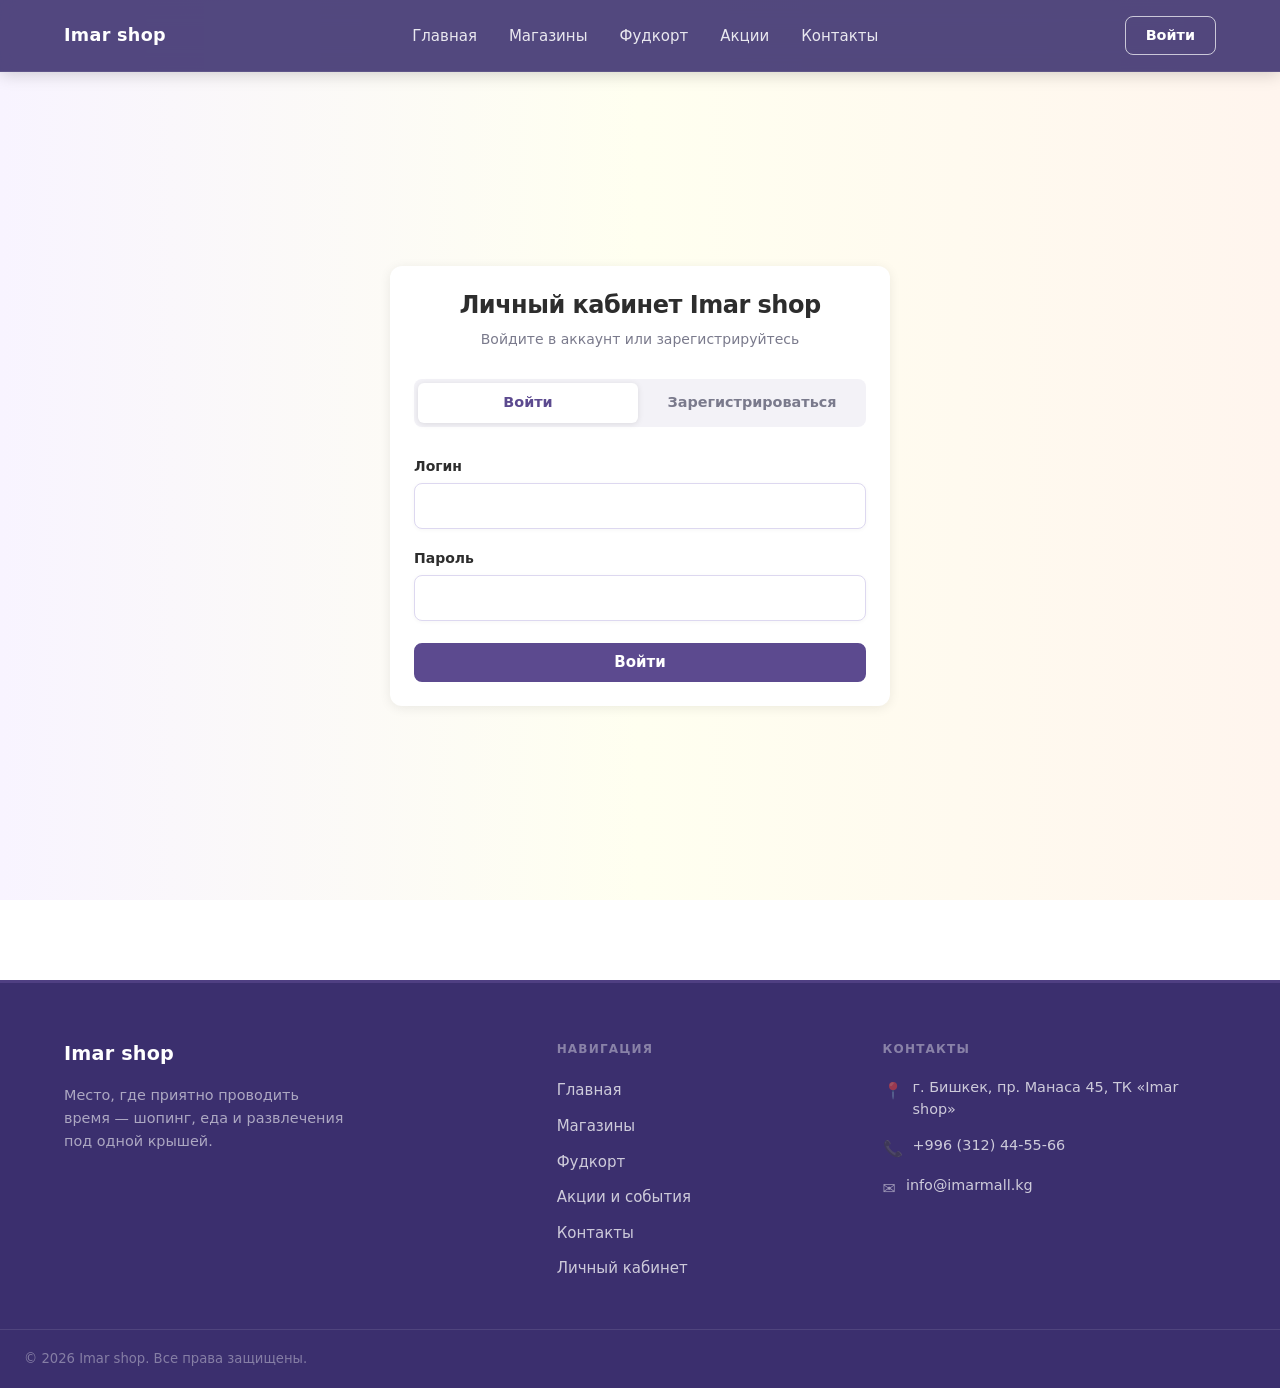
<file: frontend/login.html>
<!DOCTYPE html>
<html lang="ru">
<head>
  <meta charset="UTF-8">
  <meta name="viewport" content="width=device-width, initial-scale=1.0">
  <title>Вход и регистрация — Imar shop</title>
  <link rel="stylesheet" href="css/style.css">
  <link rel="stylesheet" href="css/header.css">
  <link rel="stylesheet" href="css/footer.css">
  <link rel="stylesheet" href="css/components.css">
  <style>
    .auth-page {
      min-height: calc(100vh - 72px);
      display: flex;
      align-items: center;
      justify-content: center;
      padding: 32px 24px;
    }

    .auth-card {
      width: 100%;
      max-width: 500px;
    }

    .auth-form[hidden] {
      display: none;
    }

    .auth-submit {
      width: 100%;
      margin-top: 4px;
    }

    .auth-message {
      margin-top: 14px;
      font-size: 0.9rem;
      color: #a83232;
      display: none;
      text-align: center;
    }

    .auth-message.visible {
      display: block;
    }

    .auth-message.success {
      color: #1a7a35;
    }
  </style>
</head>
<body>
<header class="header">
  <div class="header__inner">
    <a href="index.html" class="header__logo">
      <span class="header__logo-name">Imar shop</span>
    </a>
    <nav class="header__nav">
      <a href="index.html" class="header__nav-link">Главная</a>
      <a href="shops.html" class="header__nav-link">Магазины</a>
      <a href="foodcourt.html" class="header__nav-link">Фудкорт</a>
      <a href="events.html" class="header__nav-link">Акции</a>
      <a href="contacts.html" class="header__nav-link">Контакты</a>
    </nav>
    <div class="header__actions">
      <a href="login.html" class="btn-login" id="headerAuthBtn">Войти</a>
    </div>
  </div>
</header>

<main class="auth-page">
  <section class="card auth-card">
    <h1 class="form-card__title">Личный кабинет Imar shop</h1>
    <p class="form-card__subtitle">Войдите в аккаунт или зарегистрируйтесь</p>

    <div class="tab-switcher" role="tablist" aria-label="Формы авторизации">
      <button type="button" class="tab-btn active" id="tab-login" data-tab="login" role="tab" aria-selected="true">
        Войти
      </button>
      <button type="button" class="tab-btn" id="tab-register" data-tab="register" role="tab" aria-selected="false">
        Зарегистрироваться
      </button>
    </div>

    <form id="login-form" class="auth-form" novalidate>
      <div class="form-group">
        <label class="form-label" for="login-username">Логин</label>
        <input class="form-input" type="text" id="login-username" name="username" required>
      </div>
      <div class="form-group">
        <label class="form-label" for="login-password">Пароль</label>
        <input class="form-input" type="password" id="login-password" name="password" required>
      </div>
      <button type="submit" class="btn btn-primary auth-submit">Войти</button>
      <p id="login-error" class="auth-message" aria-live="polite"></p>
    </form>

    <form id="register-form" class="auth-form" hidden novalidate>
      <div class="form-group">
        <label class="form-label" for="register-username">Имя пользователя</label>
        <input class="form-input" type="text" id="register-username" name="username" required>
      </div>
      <div class="form-group">
        <label class="form-label" for="register-email">E-mail</label>
        <input class="form-input" type="email" id="register-email" name="email" required>
      </div>
      <div class="form-group">
        <label class="form-label" for="register-password">Пароль</label>
        <input class="form-input" type="password" id="register-password" name="password" required>
      </div>
      <div class="form-group">
        <label class="form-label" for="register-password-confirm">Подтвердите пароль</label>
        <input class="form-input" type="password" id="register-password-confirm" name="password_confirm" required>
      </div>
      <button type="submit" class="btn btn-primary auth-submit">Зарегистрироваться</button>
      <p id="register-error" class="auth-message" aria-live="polite"></p>
    </form>
  </section>
</main>

<footer class="footer">
  <div class="footer__inner">
    <div class="footer__grid">
      <div class="footer__brand">
        <a href="index.html" class="footer__logo">
          <span class="footer__logo-name">Imar shop</span>
        </a>
        <p class="footer__slogan">
          Место, где приятно проводить время — шопинг, еда и развлечения под одной крышей.
        </p>
      </div>

      <div class="footer__nav-col">
        <p class="footer__col-title">Навигация</p>
        <ul class="footer__nav-list">
          <li><a href="index.html" class="footer__nav-link">Главная</a></li>
          <li><a href="shops.html" class="footer__nav-link">Магазины</a></li>
          <li><a href="foodcourt.html" class="footer__nav-link">Фудкорт</a></li>
          <li><a href="events.html" class="footer__nav-link">Акции и события</a></li>
          <li><a href="contacts.html" class="footer__nav-link">Контакты</a></li>
          <li><a href="cabinet.html" class="footer__nav-link">Личный кабинет</a></li>
        </ul>
      </div>

      <div class="footer__contacts-col">
        <p class="footer__col-title">Контакты</p>
        <div class="footer__contact-item">
          <span class="footer__contact-icon">📍</span>
          <span class="footer__contact-text">г. Бишкек, пр. Манаса 45, ТК «Imar shop»</span>
        </div>
        <div class="footer__contact-item">
          <span class="footer__contact-icon">📞</span>
          <span class="footer__contact-text"><a href="tel:+996312445566">+996 (312) 44-55-66</a></span>
        </div>
        <div class="footer__contact-item">
          <span class="footer__contact-icon">✉️</span>
          <span class="footer__contact-text"><a href="mailto:info@imarmall.kg">info@imarmall.kg</a></span>
        </div>
      </div>
    </div>
  </div>
  <div class="footer__bottom">
    <p class="footer__copyright">© 2026 Imar shop. Все права защищены.</p>
  </div>
</footer>

<script src="js/header-auth.js"></script>
<script src="js/auth.js"></script>
</body>
</html>
</file>
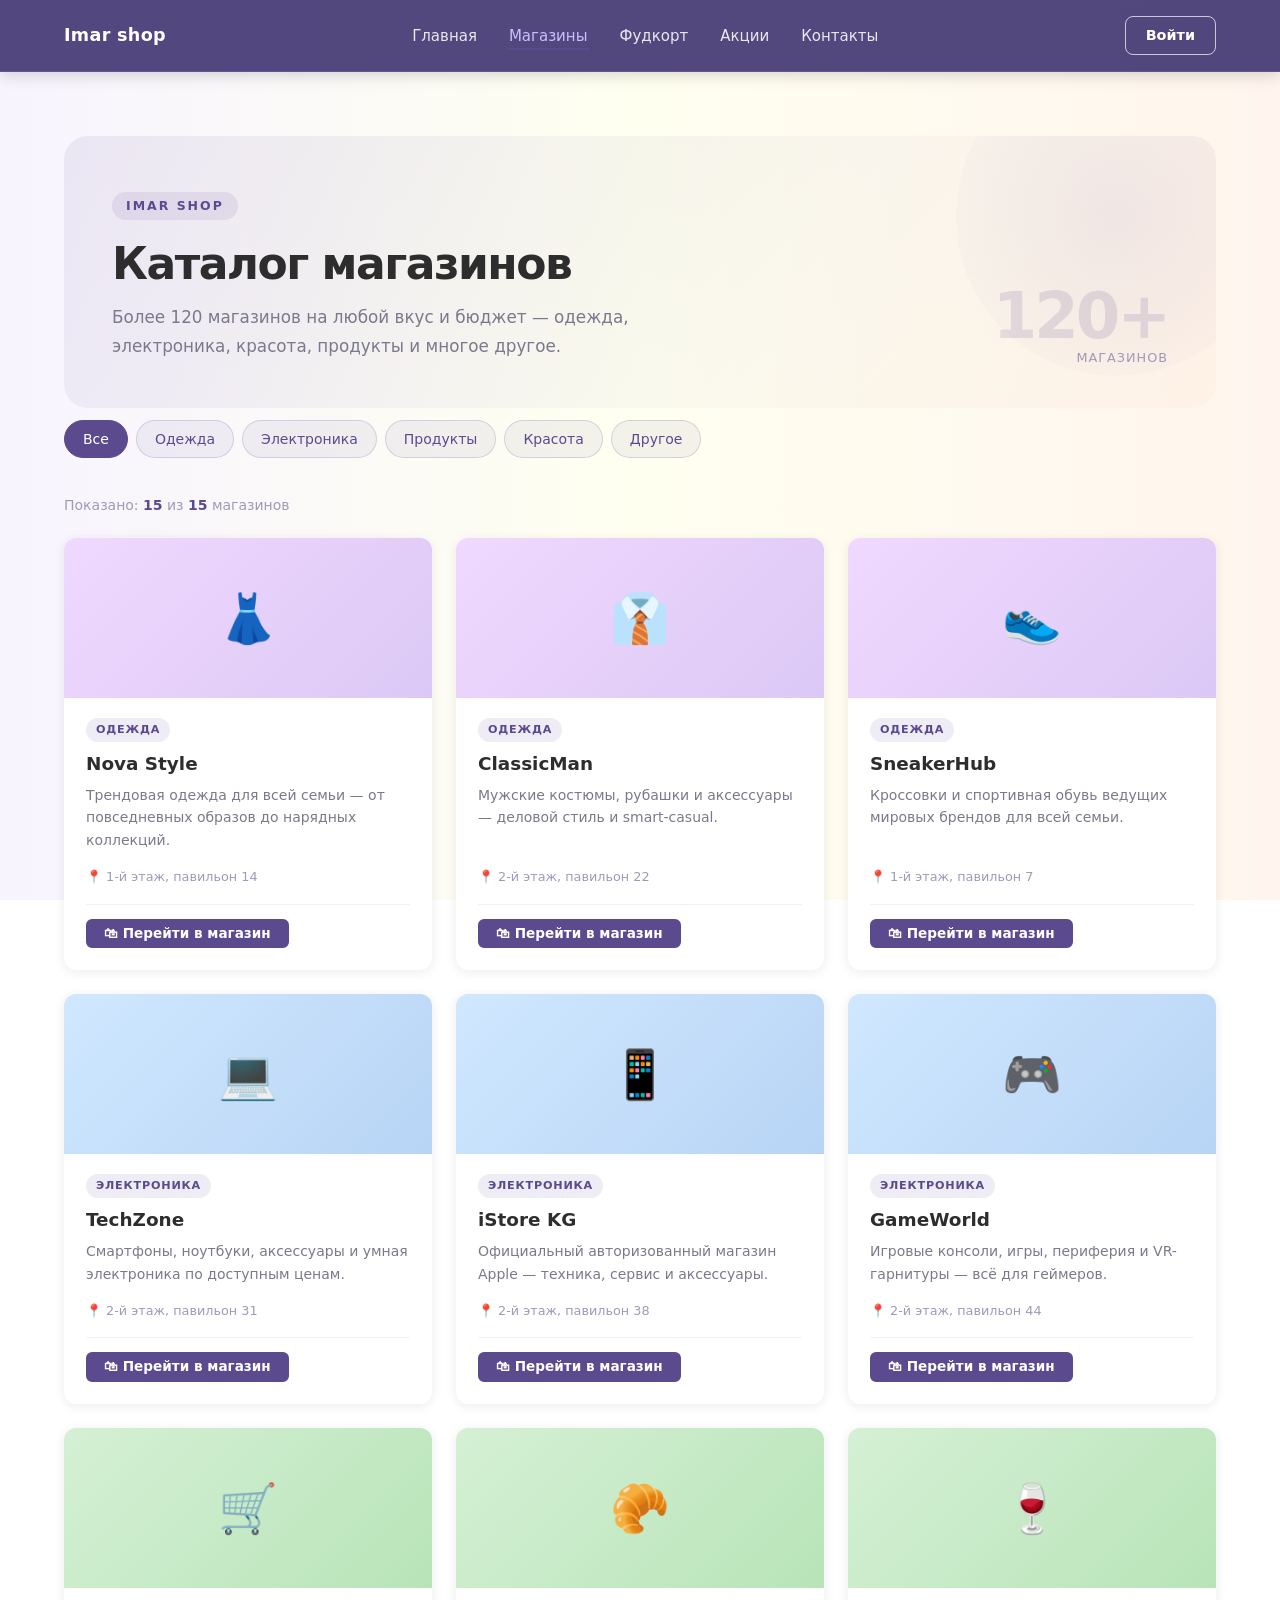
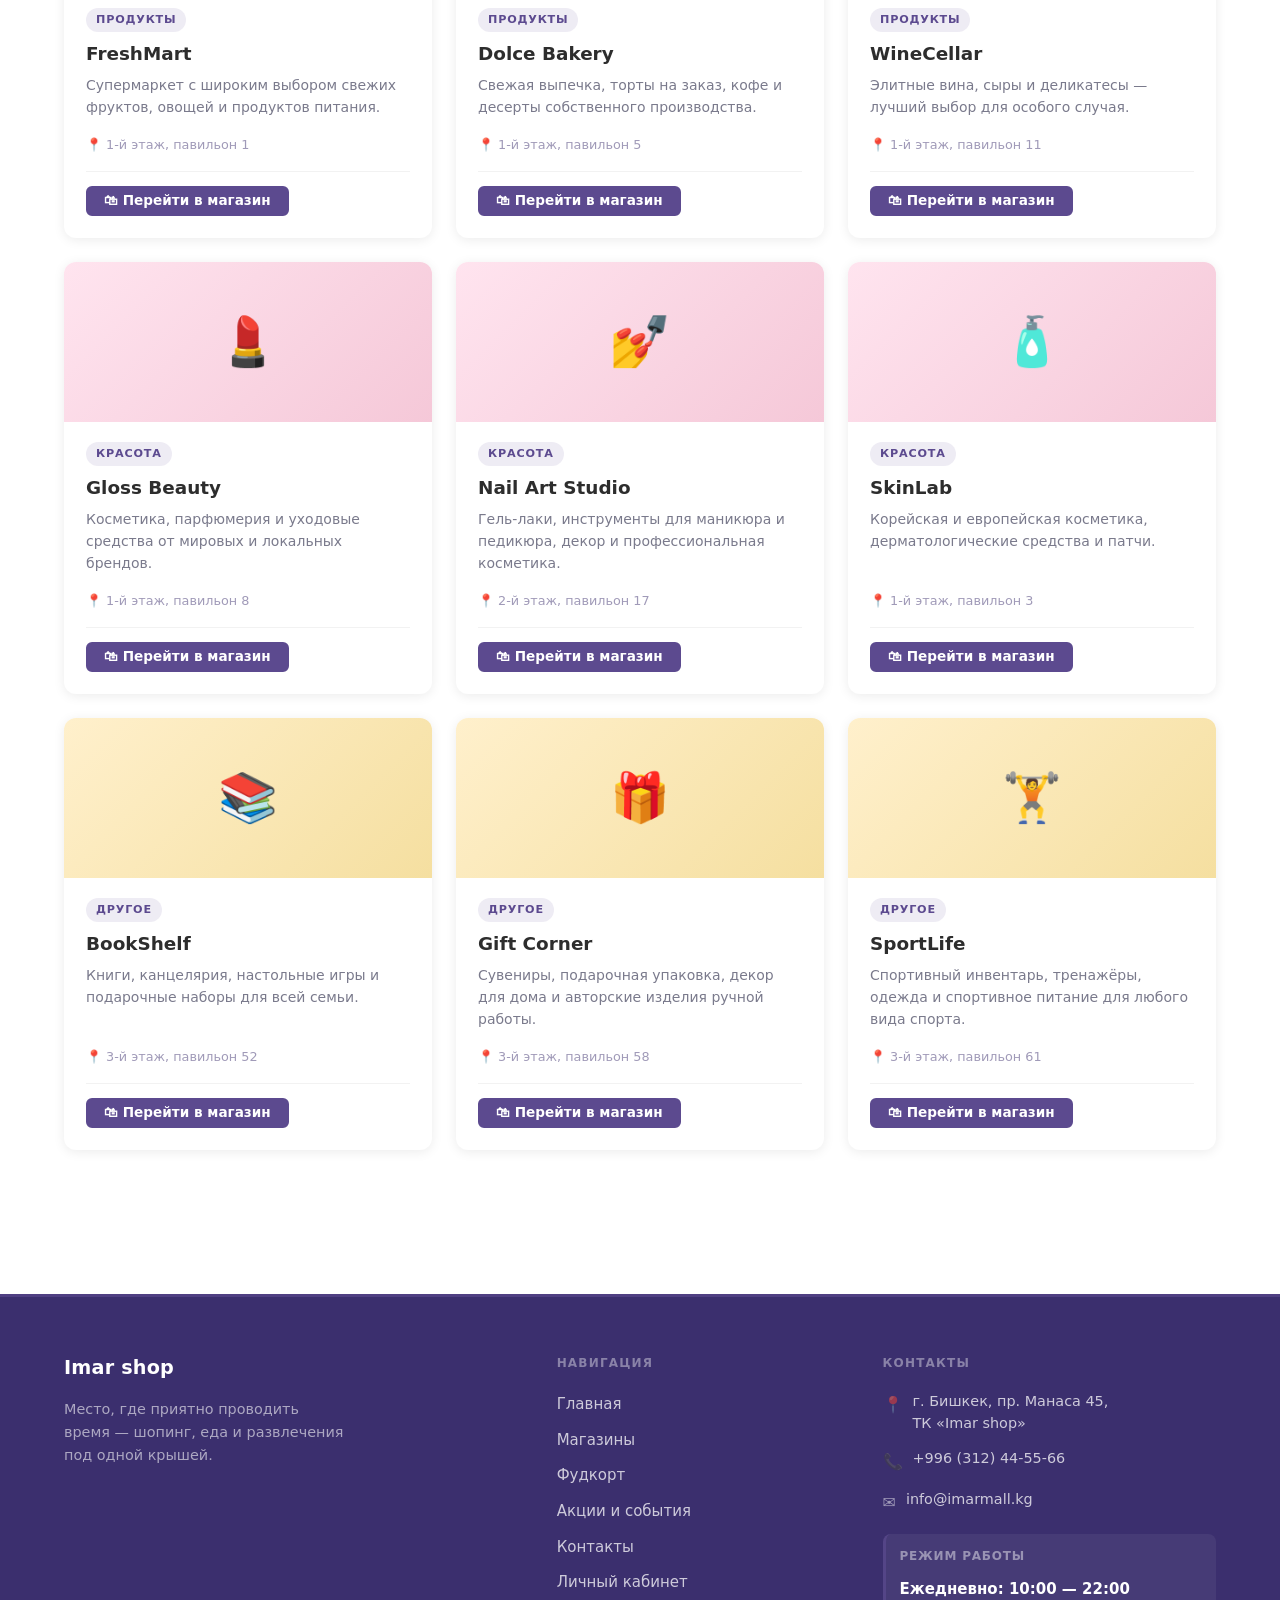
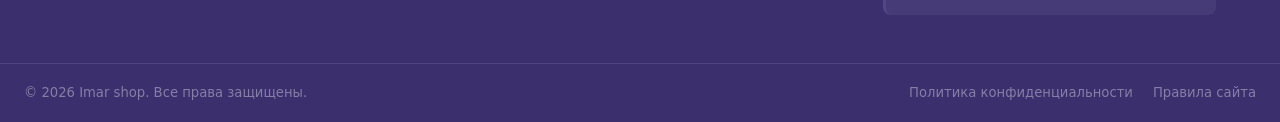
<file: frontend/shops.html>
<!DOCTYPE html>
<html lang="ru">
<head>
  <meta charset="UTF-8">
  <meta name="viewport" content="width=device-width, initial-scale=1.0">
  <title>Каталог магазинов — Imar shop</title>
  <link rel="stylesheet" href="css/style.css">
  <link rel="stylesheet" href="css/header.css">
  <link rel="stylesheet" href="css/footer.css">
  <link rel="stylesheet" href="css/components.css">

  <style>
    /* ── Page hero ── */
    .page-hero {
      background: linear-gradient(135deg,
        rgba(92,74,143,0.09) 0%,
        rgba(92,74,143,0.03) 60%,
        rgba(255,180,120,0.06) 100%);
      border-radius: 24px;
      padding: 56px 48px 48px;
      margin-bottom: 12px;
      position: relative;
      overflow: hidden;
    }
    .page-hero::before {
      content: '';
      position: absolute;
      width: 320px; height: 320px;
      border-radius: 50%;
      background: radial-gradient(circle, rgba(92,74,143,0.08), transparent);
      top: -80px; right: -60px;
      pointer-events: none;
    }
    .page-hero__eyebrow {
      display: inline-block;
      font-size: 0.78rem; font-weight: 700;
      letter-spacing: 2px; text-transform: uppercase;
      color: #5C4A8F;
      background: rgba(92,74,143,0.1);
      padding: 4px 14px; border-radius: 20px;
      margin-bottom: 16px;
    }
    .page-hero__title {
      font-size: 2.75rem; font-weight: 800;
      color: #2d2d2d; letter-spacing: -1.5px;
      margin-bottom: 12px;
    }
    .page-hero__sub {
      font-size: 1.05rem; color: #7a7a8c;
      line-height: 1.7; max-width: 520px;
    }
    .page-hero__count {
      position: absolute; right: 48px; bottom: 40px; text-align: right;
    }
    .page-hero__count-num {
      font-size: 4rem; font-weight: 800;
      color: rgba(92,74,143,0.15);
      line-height: 1; letter-spacing: -3px;
    }
    .page-hero__count-label {
      font-size: 0.8rem; color: #a09ab8;
      letter-spacing: 1px; text-transform: uppercase;
    }

    /* ── Цветные превью карточек ── */
    .shop-thumb {
      width: 100%; height: 160px;
      display: flex; align-items: center; justify-content: center;
      font-size: 3rem;
    }
    .shop-thumb--clothes  { background: linear-gradient(135deg, #f0d9ff, #dcc8f5); }
    .shop-thumb--tech     { background: linear-gradient(135deg, #d0e8ff, #b8d4f5); }
    .shop-thumb--food     { background: linear-gradient(135deg, #d5f0d5, #b8e4b8); }
    .shop-thumb--beauty   { background: linear-gradient(135deg, #ffe4ef, #f5c8d8); }
    .shop-thumb--other    { background: linear-gradient(135deg, #fff0cc, #f5dfa0); }

    /* ── Сетка магазинов ── */
    .shops-grid {
      display: grid;
      grid-template-columns: repeat(3, 1fr);
      gap: 24px;
    }

    /* ── Карточка магазина ── */
    .shop-card {
      background: #ffffff;
      border-radius: 12px;
      box-shadow: 0 2px 12px rgba(0,0,0,0.08);
      overflow: hidden;
      display: flex; flex-direction: column;
      transition: box-shadow 0.25s, transform 0.25s;
    }
    .shop-card:hover {
      box-shadow: 0 8px 28px rgba(0,0,0,0.13);
      transform: translateY(-4px);
    }
    .shop-card__body {
      padding: 20px 22px 22px;
      display: flex; flex-direction: column; flex: 1;
    }
    .shop-card__badge {
      display: inline-block;
      font-size: 0.7rem; font-weight: 700;
      text-transform: uppercase; letter-spacing: 0.8px;
      padding: 3px 10px; border-radius: 20px;
      background: rgba(92,74,143,0.1); color: #5C4A8F;
      margin-bottom: 10px; align-self: flex-start;
    }
    .shop-card__name {
      font-size: 1.15rem; font-weight: 700;
      color: #2d2d2d; margin-bottom: 8px; line-height: 1.3;
    }
    .shop-card__desc {
      font-size: 0.875rem; color: #7a7a8c;
      line-height: 1.6; flex: 1; margin-bottom: 16px;
    }
    .shop-card__floor {
      font-size: 0.8rem; color: #a09ab8;
      display: flex; align-items: center; gap: 5px;
      margin-bottom: 16px;
    }
    .shop-card__footer {
      padding-top: 14px;
      border-top: 1px solid rgba(0,0,0,0.05);
    }

    /* ── Счётчик ── */
    .results-count {
      font-size: 0.875rem; color: #a09ab8; margin-bottom: 20px;
    }
    .results-count strong { color: #5C4A8F; }

    /* ── Пустое состояние ── */
    .filter-empty {
      display: none; text-align: center; padding: 80px 20px; color: #7a7a8c;
    }
    .filter-empty__icon  { font-size: 3rem; margin-bottom: 16px; opacity: 0.4; }
    .filter-empty__title { font-size: 1.15rem; font-weight: 600; color: #2d2d2d; margin-bottom: 8px; }
    .filter-empty__text  { font-size: 0.9rem; }

    /* ══════════════════════════════════════════
       МОДАЛЬНОЕ ОКНО
    ══════════════════════════════════════════ */
    .modal-overlay {
      display: none;
      position: fixed; inset: 0; z-index: 2000;
      background: rgba(30,20,60,0.45);
      backdrop-filter: blur(4px);
      align-items: center; justify-content: center;
      padding: 24px;
    }
    .modal-overlay.open { display: flex; }

    .modal {
      background: #ffffff;
      border-radius: 20px;
      width: 100%; max-width: 740px;
      max-height: 88vh;
      overflow: hidden;
      display: flex; flex-direction: column;
      box-shadow: 0 24px 64px rgba(0,0,0,0.22);
      animation: modalIn 0.22s ease;
    }
    @keyframes modalIn {
      from { opacity:0; transform:translateY(18px) scale(0.97); }
      to   { opacity:1; transform:none; }
    }

    .modal__header {
      display: flex; align-items: center; gap: 16px;
      padding: 24px 28px 20px;
      border-bottom: 1px solid rgba(0,0,0,0.07);
      flex-shrink: 0;
    }
    .modal__header-icon {
      width: 56px; height: 56px; border-radius: 14px;
      display: flex; align-items: center; justify-content: center;
      font-size: 1.75rem; flex-shrink: 0;
    }
    .modal__header-info { flex: 1; }
    .modal__title  { font-size: 1.35rem; font-weight: 800; color: #2d2d2d; margin-bottom: 4px; }
    .modal__floor  { font-size: 0.85rem; color: #a09ab8; }
    .modal__close  {
      width: 36px; height: 36px; border-radius: 50%;
      background: rgba(0,0,0,0.06); border: none; cursor: pointer;
      font-size: 1.1rem; color: #7a7a8c;
      display: flex; align-items: center; justify-content: center;
      transition: background 0.2s, color 0.2s; flex-shrink: 0;
    }
    .modal__close:hover { background: rgba(217,79,79,0.12); color: #d94f4f; }

    .modal__body {
      overflow-y: auto; padding: 24px 28px 28px; flex: 1;
    }

    /* ── Блок «не авторизован» внутри модалки ── */
    .modal__auth-wall {
      display: none;
      flex-direction: column;
      align-items: center;
      text-align: center;
      padding: 32px 16px 16px;
      gap: 14px;
    }
    .modal__auth-wall.visible { display: flex; }
    .modal__auth-wall__icon  { font-size: 2.8rem; }
    .modal__auth-wall__title {
      font-size: 1.1rem; font-weight: 700; color: #2d2d2d;
    }
    .modal__auth-wall__text  { font-size: 0.9rem; color: #7a7a8c; }

    /* Небольшая заметка об авторизации над товарами (когда уже авторизован — скрыта) */
    .modal__auth-note {
      background: rgba(92,74,143,0.07);
      border-left: 3px solid #5C4A8F;
      border-radius: 0 8px 8px 0;
      padding: 10px 14px;
      font-size: 0.85rem; color: #4a3a75;
      margin-bottom: 18px;
      display: none;
    }
    .modal__auth-note a { color: #5C4A8F; font-weight: 600; text-decoration: underline; }
    .modal__auth-note.visible { display: block; }

    /* Сетка товаров */
    .products-grid {
      display: grid;
      grid-template-columns: repeat(2, 1fr);
      gap: 16px;
    }

    .product-card {
      border: 1.5px solid rgba(0,0,0,0.07);
      border-radius: 12px;
      padding: 16px 18px;
      display: flex; flex-direction: column; gap: 8px;
      transition: border-color 0.2s, box-shadow 0.2s;
    }
    .product-card:hover {
      border-color: rgba(92,74,143,0.3);
      box-shadow: 0 4px 16px rgba(92,74,143,0.1);
    }
    .product-card__emoji { font-size: 2rem; line-height: 1; }
    .product-card__name  { font-size: 0.95rem; font-weight: 700; color: #2d2d2d; line-height: 1.3; }
    .product-card__desc  { font-size: 0.8rem; color: #7a7a8c; line-height: 1.5; flex: 1; }
    .product-card__footer {
      display: flex; align-items: center; justify-content: space-between;
      margin-top: 6px; gap: 8px;
    }
    .product-card__price {
      font-size: 1.05rem; font-weight: 800; color: #5C4A8F;
    }
    .product-card__price span { font-size: 0.75rem; font-weight: 500; color: #a09ab8; }

    .product-card__actions {
      display: flex; flex-direction: column; align-items: stretch; gap: 8px;
      margin-top: 4px;
    }
    .product-qty-row {
      display: flex; align-items: center; justify-content: flex-end; gap: 8px;
      flex-wrap: wrap;
    }
    .product-qty-label {
      font-size: 0.75rem; font-weight: 600; color: #7a7a8c;
    }
    .product-qty {
      display: inline-flex; align-items: center; border: 1px solid rgba(0,0,0,0.12);
      border-radius: 8px; overflow: hidden; background: #fafafa;
    }
    .product-qty__btn {
      width: 32px; height: 32px; border: none; background: #fff;
      font-size: 1.1rem; font-weight: 600; color: #5C4A8F; cursor: pointer;
      line-height: 1; transition: background 0.15s;
    }
    .product-qty__btn:hover { background: #f0ecf8; }
    .product-qty__btn:disabled { opacity: 0.35; cursor: not-allowed; }
    .product-qty__input {
      width: 44px; height: 32px; border: none; border-left: 1px solid rgba(0,0,0,0.08);
      border-right: 1px solid rgba(0,0,0,0.08);
      text-align: center; font-size: 0.9rem; font-weight: 600; color: #2d2d2d;
      background: #fff;
      -moz-appearance: textfield;
    }
    .product-qty__input::-webkit-outer-spin-button,
    .product-qty__input::-webkit-inner-spin-button { -webkit-appearance: none; margin: 0; }

    /* Кнопка "В корзину" */
    .btn-add-cart {
      display: inline-flex; align-items: center; justify-content: center; gap: 5px;
      padding: 7px 14px; font-size: 0.8rem; font-weight: 600;
      background: #5C4A8F; color: #fff;
      border: none; border-radius: 8px; cursor: pointer;
      transition: background 0.2s, transform 0.15s, box-shadow 0.2s;
      white-space: nowrap;
    }
    .btn-add-cart:hover {
      background: #4a3a75;
      box-shadow: 0 4px 12px rgba(92,74,143,0.35);
    }
    .btn-add-cart:active { transform: scale(0.95); }
    /* Состояние «добавлено» — зелёный, заблокирован */
    .btn-add-cart.added {
      background: #28a745;
      pointer-events: none;
    }
    /* Заблокированная кнопка (не авторизован) */
    .btn-add-cart:disabled {
      opacity: 0.45;
      cursor: not-allowed;
    }

    /* ══════════════════════════════════════════
       TOAST-УВЕДОМЛЕНИЕ
    ══════════════════════════════════════════ */
    .toast {
      position: fixed;
      bottom: -80px;          /* изначально скрыт за нижним краем */
      left: 50%;
      transform: translateX(-50%);
      z-index: 3000;

      min-width: 260px;
      max-width: 440px;
      padding: 13px 22px;
      border-radius: 40px;

      font-size: 0.9rem;
      font-weight: 500;
      color: #ffffff;
      white-space: nowrap;

      box-shadow: 0 8px 24px rgba(0,0,0,0.22);
      opacity: 0;
      pointer-events: none;

      /* Плавный подъём/опускание */
      transition: bottom 0.3s cubic-bezier(0.34, 1.3, 0.64, 1),
                  opacity 0.25s ease;
    }
    /* Успешный toast — тёмно-зелёный */
    .toast--success { background: #1f7a40; }
    /* Ошибочный toast — тёмно-красный */
    .toast--error   { background: #b83232; }

    /* Класс .show — поднимаем toast на нужную высоту */
    .toast.show {
      bottom: 36px;
      opacity: 1;
      pointer-events: auto;
    }
  </style>
</head>
<body>

<!-- ========== HEADER ========== -->
<header class="header">
  <div class="header__inner">
    <a href="index.html" class="header__logo">
      <span class="header__logo-name">Imar shop</span>
    </a>
    <nav class="header__nav">
      <a href="index.html"     class="header__nav-link">Главная</a>
      <a href="shops.html"     class="header__nav-link active">Магазины</a>
      <a href="foodcourt.html" class="header__nav-link">Фудкорт</a>
      <a href="events.html"    class="header__nav-link">Акции</a>
      <a href="contacts.html"  class="header__nav-link">Контакты</a>
    </nav>
    <div class="header__actions" id="headerActions">
      <!-- Кнопка меняется на имя пользователя, если он авторизован -->
      <a href="login.html" class="btn-login" id="headerAuthBtn">Войти</a>
    </div>
  </div>
</header>
<!-- ========== /HEADER ========== -->


<main>
  <div class="section">

    <div class="page-hero">
      <span class="page-hero__eyebrow">Imar shop</span>
      <h1 class="page-hero__title">Каталог магазинов</h1>
      <p class="page-hero__sub">
        Более 120 магазинов на любой вкус и&nbsp;бюджет —
        одежда, электроника, красота, продукты и&nbsp;многое другое.
      </p>
      <div class="page-hero__count">
        <div class="page-hero__count-num">120+</div>
        <div class="page-hero__count-label">магазинов</div>
      </div>
    </div>

    <!-- Панель фильтров по категориям -->
    <div class="filter-bar" id="filterBar">
      <button class="filter-btn active" data-filter="все">Все</button>
      <button class="filter-btn" data-filter="одежда">Одежда</button>
      <button class="filter-btn" data-filter="электроника">Электроника</button>
      <button class="filter-btn" data-filter="продукты">Продукты</button>
      <button class="filter-btn" data-filter="красота">Красота</button>
      <button class="filter-btn" data-filter="другое">Другое</button>
    </div>

    <p class="results-count">
      Показано: <strong id="visibleCount">15</strong> из <strong>15</strong> магазинов
    </p>

    <!-- Сетка карточек магазинов -->
    <div class="shops-grid" id="shopsGrid">

      <!-- ── ОДЕЖДА ── -->
      <div class="shop-card" data-category="одежда" data-shop="nova-style">
        <div class="shop-thumb shop-thumb--clothes">👗</div>
        <div class="shop-card__body">
          <span class="shop-card__badge">Одежда</span>
          <h3 class="shop-card__name">Nova Style</h3>
          <p class="shop-card__desc">Трендовая одежда для всей семьи — от повседневных образов до нарядных коллекций.</p>
          <div class="shop-card__floor">📍 1-й этаж, павильон 14</div>
          <div class="shop-card__footer">
            <button class="btn btn-primary btn-sm open-shop-btn">🛍 Перейти в магазин</button>
          </div>
        </div>
      </div>

      <div class="shop-card" data-category="одежда" data-shop="classic-man">
        <div class="shop-thumb shop-thumb--clothes">👔</div>
        <div class="shop-card__body">
          <span class="shop-card__badge">Одежда</span>
          <h3 class="shop-card__name">ClassicMan</h3>
          <p class="shop-card__desc">Мужские костюмы, рубашки и аксессуары — деловой стиль и smart-casual.</p>
          <div class="shop-card__floor">📍 2-й этаж, павильон 22</div>
          <div class="shop-card__footer">
            <button class="btn btn-primary btn-sm open-shop-btn">🛍 Перейти в магазин</button>
          </div>
        </div>
      </div>

      <div class="shop-card" data-category="одежда" data-shop="sneaker-hub">
        <div class="shop-thumb shop-thumb--clothes">👟</div>
        <div class="shop-card__body">
          <span class="shop-card__badge">Одежда</span>
          <h3 class="shop-card__name">SneakerHub</h3>
          <p class="shop-card__desc">Кроссовки и спортивная обувь ведущих мировых брендов для всей семьи.</p>
          <div class="shop-card__floor">📍 1-й этаж, павильон 7</div>
          <div class="shop-card__footer">
            <button class="btn btn-primary btn-sm open-shop-btn">🛍 Перейти в магазин</button>
          </div>
        </div>
      </div>

      <!-- ── ЭЛЕКТРОНИКА ── -->
      <div class="shop-card" data-category="электроника" data-shop="techzone">
        <div class="shop-thumb shop-thumb--tech">💻</div>
        <div class="shop-card__body">
          <span class="shop-card__badge">Электроника</span>
          <h3 class="shop-card__name">TechZone</h3>
          <p class="shop-card__desc">Смартфоны, ноутбуки, аксессуары и умная электроника по доступным ценам.</p>
          <div class="shop-card__floor">📍 2-й этаж, павильон 31</div>
          <div class="shop-card__footer">
            <button class="btn btn-primary btn-sm open-shop-btn">🛍 Перейти в магазин</button>
          </div>
        </div>
      </div>

      <div class="shop-card" data-category="электроника" data-shop="istore">
        <div class="shop-thumb shop-thumb--tech">📱</div>
        <div class="shop-card__body">
          <span class="shop-card__badge">Электроника</span>
          <h3 class="shop-card__name">iStore KG</h3>
          <p class="shop-card__desc">Официальный авторизованный магазин Apple — техника, сервис и аксессуары.</p>
          <div class="shop-card__floor">📍 2-й этаж, павильон 38</div>
          <div class="shop-card__footer">
            <button class="btn btn-primary btn-sm open-shop-btn">🛍 Перейти в магазин</button>
          </div>
        </div>
      </div>

      <div class="shop-card" data-category="электроника" data-shop="gameworld">
        <div class="shop-thumb shop-thumb--tech">🎮</div>
        <div class="shop-card__body">
          <span class="shop-card__badge">Электроника</span>
          <h3 class="shop-card__name">GameWorld</h3>
          <p class="shop-card__desc">Игровые консоли, игры, периферия и VR-гарнитуры — всё для геймеров.</p>
          <div class="shop-card__floor">📍 2-й этаж, павильон 44</div>
          <div class="shop-card__footer">
            <button class="btn btn-primary btn-sm open-shop-btn">🛍 Перейти в магазин</button>
          </div>
        </div>
      </div>

      <!-- ── ПРОДУКТЫ ── -->
      <div class="shop-card" data-category="продукты" data-shop="freshmart">
        <div class="shop-thumb shop-thumb--food">🛒</div>
        <div class="shop-card__body">
          <span class="shop-card__badge">Продукты</span>
          <h3 class="shop-card__name">FreshMart</h3>
          <p class="shop-card__desc">Супермаркет с широким выбором свежих фруктов, овощей и продуктов питания.</p>
          <div class="shop-card__floor">📍 1-й этаж, павильон 1</div>
          <div class="shop-card__footer">
            <button class="btn btn-primary btn-sm open-shop-btn">🛍 Перейти в магазин</button>
          </div>
        </div>
      </div>

      <div class="shop-card" data-category="продукты" data-shop="dolce">
        <div class="shop-thumb shop-thumb--food">🥐</div>
        <div class="shop-card__body">
          <span class="shop-card__badge">Продукты</span>
          <h3 class="shop-card__name">Dolce Bakery</h3>
          <p class="shop-card__desc">Свежая выпечка, торты на заказ, кофе и десерты собственного производства.</p>
          <div class="shop-card__floor">📍 1-й этаж, павильон 5</div>
          <div class="shop-card__footer">
            <button class="btn btn-primary btn-sm open-shop-btn">🛍 Перейти в магазин</button>
          </div>
        </div>
      </div>

      <div class="shop-card" data-category="продукты" data-shop="winecellar">
        <div class="shop-thumb shop-thumb--food">🍷</div>
        <div class="shop-card__body">
          <span class="shop-card__badge">Продукты</span>
          <h3 class="shop-card__name">WineCellar</h3>
          <p class="shop-card__desc">Элитные вина, сыры и деликатесы — лучший выбор для особого случая.</p>
          <div class="shop-card__floor">📍 1-й этаж, павильон 11</div>
          <div class="shop-card__footer">
            <button class="btn btn-primary btn-sm open-shop-btn">🛍 Перейти в магазин</button>
          </div>
        </div>
      </div>

      <!-- ── КРАСОТА ── -->
      <div class="shop-card" data-category="красота" data-shop="gloss">
        <div class="shop-thumb shop-thumb--beauty">💄</div>
        <div class="shop-card__body">
          <span class="shop-card__badge">Красота</span>
          <h3 class="shop-card__name">Gloss Beauty</h3>
          <p class="shop-card__desc">Косметика, парфюмерия и уходовые средства от мировых и локальных брендов.</p>
          <div class="shop-card__floor">📍 1-й этаж, павильон 8</div>
          <div class="shop-card__footer">
            <button class="btn btn-primary btn-sm open-shop-btn">🛍 Перейти в магазин</button>
          </div>
        </div>
      </div>

      <div class="shop-card" data-category="красота" data-shop="nailart">
        <div class="shop-thumb shop-thumb--beauty">💅</div>
        <div class="shop-card__body">
          <span class="shop-card__badge">Красота</span>
          <h3 class="shop-card__name">Nail Art Studio</h3>
          <p class="shop-card__desc">Гель-лаки, инструменты для маникюра и педикюра, декор и профессиональная косметика.</p>
          <div class="shop-card__floor">📍 2-й этаж, павильон 17</div>
          <div class="shop-card__footer">
            <button class="btn btn-primary btn-sm open-shop-btn">🛍 Перейти в магазин</button>
          </div>
        </div>
      </div>

      <div class="shop-card" data-category="красота" data-shop="skinlab">
        <div class="shop-thumb shop-thumb--beauty">🧴</div>
        <div class="shop-card__body">
          <span class="shop-card__badge">Красота</span>
          <h3 class="shop-card__name">SkinLab</h3>
          <p class="shop-card__desc">Корейская и европейская косметика, дерматологические средства и патчи.</p>
          <div class="shop-card__floor">📍 1-й этаж, павильон 3</div>
          <div class="shop-card__footer">
            <button class="btn btn-primary btn-sm open-shop-btn">🛍 Перейти в магазин</button>
          </div>
        </div>
      </div>

      <!-- ── ДРУГОЕ ── -->
      <div class="shop-card" data-category="другое" data-shop="bookshelf">
        <div class="shop-thumb shop-thumb--other">📚</div>
        <div class="shop-card__body">
          <span class="shop-card__badge">Другое</span>
          <h3 class="shop-card__name">BookShelf</h3>
          <p class="shop-card__desc">Книги, канцелярия, настольные игры и подарочные наборы для всей семьи.</p>
          <div class="shop-card__floor">📍 3-й этаж, павильон 52</div>
          <div class="shop-card__footer">
            <button class="btn btn-primary btn-sm open-shop-btn">🛍 Перейти в магазин</button>
          </div>
        </div>
      </div>

      <div class="shop-card" data-category="другое" data-shop="giftcorner">
        <div class="shop-thumb shop-thumb--other">🎁</div>
        <div class="shop-card__body">
          <span class="shop-card__badge">Другое</span>
          <h3 class="shop-card__name">Gift Corner</h3>
          <p class="shop-card__desc">Сувениры, подарочная упаковка, декор для дома и авторские изделия ручной работы.</p>
          <div class="shop-card__floor">📍 3-й этаж, павильон 58</div>
          <div class="shop-card__footer">
            <button class="btn btn-primary btn-sm open-shop-btn">🛍 Перейти в магазин</button>
          </div>
        </div>
      </div>

      <div class="shop-card" data-category="другое" data-shop="sportlife">
        <div class="shop-thumb shop-thumb--other">🏋️</div>
        <div class="shop-card__body">
          <span class="shop-card__badge">Другое</span>
          <h3 class="shop-card__name">SportLife</h3>
          <p class="shop-card__desc">Спортивный инвентарь, тренажёры, одежда и спортивное питание для любого вида спорта.</p>
          <div class="shop-card__floor">📍 3-й этаж, павильон 61</div>
          <div class="shop-card__footer">
            <button class="btn btn-primary btn-sm open-shop-btn">🛍 Перейти в магазин</button>
          </div>
        </div>
      </div>

    </div><!-- /shops-grid -->

    <!-- Пустое состояние при фильтрации -->
    <div class="filter-empty" id="filterEmpty">
      <div class="filter-empty__icon">🔍</div>
      <div class="filter-empty__title">Ничего не найдено</div>
      <div class="filter-empty__text">В этой категории пока нет магазинов</div>
    </div>

  </div>
</main>


<!-- ══════ МОДАЛЬНОЕ ОКНО МАГАЗИНА ══════ -->
<div class="modal-overlay" id="shopModal">
  <div class="modal">

    <!-- Шапка модалки: иконка, название, кнопка закрытия -->
    <div class="modal__header">
      <div class="modal__header-icon" id="modalIcon"></div>
      <div class="modal__header-info">
        <h2 class="modal__title" id="modalTitle"></h2>
        <p class="modal__floor"  id="modalFloor"></p>
      </div>
      <button class="modal__close" id="modalClose" aria-label="Закрыть">✕</button>
    </div>

    <div class="modal__body">

      <!-- Блок «заглушка» для неавторизованных пользователей.
           Показывается вместо товаров, если /me вернул 401. -->
      <div class="modal__auth-wall" id="modalAuthWall">
        <div class="modal__auth-wall__icon">🔒</div>
        <div class="modal__auth-wall__title">Требуется вход в аккаунт</div>
        <p class="modal__auth-wall__text">
          Войдите, чтобы просматривать товары и добавлять их в корзину
        </p>
        <a href="login.html" class="btn btn-primary">Войти в аккаунт</a>
      </div>

      <!-- Сетка товаров — видима только для авторизованных -->
      <div id="productsContainer">
        <div class="products-grid" id="productsGrid"></div>
      </div>

    </div>
  </div>
</div>
<!-- ══════ /МОДАЛЬНОЕ ОКНО ══════ -->


<!-- Toast-уведомление (один экземпляр, переиспользуется) -->
<div class="toast" id="toast" role="status" aria-live="polite"></div>


<!-- ========== FOOTER ========== -->
<footer class="footer">
  <div class="footer__inner">
    <div class="footer__grid">
      <div class="footer__brand">
        <a href="index.html" class="footer__logo">
          <span class="footer__logo-name">Imar shop</span>
        </a>
        <p class="footer__slogan">
          Место, где приятно проводить время — шопинг, еда
          и развлечения под одной крышей.
        </p>
      </div>
      <div class="footer__nav-col">
        <p class="footer__col-title">Навигация</p>
        <ul class="footer__nav-list">
          <li><a href="index.html"     class="footer__nav-link">Главная</a></li>
          <li><a href="shops.html"     class="footer__nav-link">Магазины</a></li>
          <li><a href="foodcourt.html" class="footer__nav-link">Фудкорт</a></li>
          <li><a href="events.html"    class="footer__nav-link">Акции и события</a></li>
          <li><a href="contacts.html"  class="footer__nav-link">Контакты</a></li>
          <li><a href="cabinet.html"   class="footer__nav-link">Личный кабинет</a></li>
        </ul>
      </div>
      <div class="footer__contacts-col">
        <p class="footer__col-title">Контакты</p>
        <div class="footer__contact-item">
          <span class="footer__contact-icon">📍</span>
          <span class="footer__contact-text">г. Бишкек, пр. Манаса 45,<br>ТК «Imar shop»</span>
        </div>
        <div class="footer__contact-item">
          <span class="footer__contact-icon">📞</span>
          <span class="footer__contact-text"><a href="tel:+996312445566">+996 (312) 44-55-66</a></span>
        </div>
        <div class="footer__contact-item">
          <span class="footer__contact-icon">✉️</span>
          <span class="footer__contact-text"><a href="mailto:info@imarmall.kg">info@imarmall.kg</a></span>
        </div>
        <div class="footer__hours">
          <p class="footer__hours-label">Режим работы</p>
          <p class="footer__hours-time">Ежедневно: 10:00 — 22:00</p>
        </div>
      </div>
    </div>
  </div>
  <div class="footer__bottom">
    <p class="footer__copyright">© 2026 Imar shop. Все права защищены.</p>
    <div class="footer__bottom-links">
      <a href="#" class="footer__bottom-link">Политика конфиденциальности</a>
      <a href="#" class="footer__bottom-link">Правила сайта</a>
    </div>
  </div>
</footer>
<!-- ========== /FOOTER ========== -->

<script src="js/header-auth.js"></script>
<script>
/* ============================================================
   Адрес бэкенда Flask
   ============================================================ */
const API = 'http://localhost:5000';


/* ============================================================
   1. ДАННЫЕ МАГАЗИНОВ (хранятся в JS, бэкенд не нужен)
   ============================================================ */
const SHOPS = {
  'nova-style': {
    name: 'Nova Style', icon: '👗', floor: '1-й этаж, павильон 14',
    iconBg: 'linear-gradient(135deg,#f0d9ff,#dcc8f5)',
    products: [
      { emoji:'👗', name:'Летнее платье «Bloom»',    desc:'Лёгкое шифоновое платье, размеры XS–XL',       price: 2490 },
      { emoji:'👖', name:'Джинсы Slim Fit',           desc:'Классические джинсы прямого кроя',              price: 3200 },
      { emoji:'👚', name:'Базовая футболка',           desc:'100% хлопок, 12 цветов',                       price:  890 },
      { emoji:'🧥', name:'Пальто осеннее «Nova»',     desc:'Шерстяное пальто оверсайз',                    price: 8900 },
      { emoji:'👒', name:'Шляпа-федора',              desc:'Плетёная летняя шляпа',                         price: 1200 },
      { emoji:'🧣', name:'Шарф кашемировый',          desc:'100% кашемир, 6 расцветок',                    price: 2100 },
    ]
  },
  'classic-man': {
    name: 'ClassicMan', icon: '👔', floor: '2-й этаж, павильон 22',
    iconBg: 'linear-gradient(135deg,#f0d9ff,#dcc8f5)',
    products: [
      { emoji:'👔', name:'Рубашка Oxford белая',      desc:'Классика делового гардероба',                   price: 2800 },
      { emoji:'🥻', name:'Костюм-двойка «Capitol»',   desc:'Шерсть-полиэстер, серый/синий',                price:14500 },
      { emoji:'👞', name:'Оксфорды кожаные',          desc:'Натуральная кожа, чёрные',                     price: 7200 },
      { emoji:'🧤', name:'Перчатки кожаные',          desc:'Подкладка из кашемира',                        price: 1900 },
      { emoji:'👜', name:'Портфель деловой',          desc:'Натуральная кожа, отсек для ноутбука',          price:11000 },
      { emoji:'🧦', name:'Носки бамбук (3 пары)',     desc:'Антибактериальные, 5 цветов',                  price:  650 },
    ]
  },
  'sneaker-hub': {
    name: 'SneakerHub', icon: '👟', floor: '1-й этаж, павильон 7',
    iconBg: 'linear-gradient(135deg,#f0d9ff,#dcc8f5)',
    products: [
      { emoji:'👟', name:'Nike Air Max 270',          desc:'Воздушная подушка, белые/чёрные',               price: 9800 },
      { emoji:'👟', name:'Adidas Stan Smith',         desc:'Легендарные кожаные кеды',                     price: 7400 },
      { emoji:'🥾', name:'New Balance 574',           desc:'Классика в замше',                             price: 8200 },
      { emoji:'🩴', name:'Сланцы Nike Slides',       desc:'Мягкая пена, унисекс',                          price: 2100 },
      { emoji:'🧴', name:'Крем для обуви',            desc:'Уход за кожаной обувью',                       price:  490 },
      { emoji:'👟', name:'Puma RS-X Toys',            desc:'Chunky-кроссовки, разные цвета',               price: 8700 },
    ]
  },
  'techzone': {
    name: 'TechZone', icon: '💻', floor: '2-й этаж, павильон 31',
    iconBg: 'linear-gradient(135deg,#d0e8ff,#b8d4f5)',
    products: [
      { emoji:'💻', name:'Ноутбук Lenovo IdeaPad 5', desc:'15.6", Ryzen 5, 16 ГБ RAM, 512 SSD',           price:52000 },
      { emoji:'🖥️', name:'Монитор Samsung 27"',       desc:'IPS, 2K, 75 Гц, без мерцания',               price:28000 },
      { emoji:'🖱️', name:'Мышь Logitech MX Master 3',desc:'Беспроводная, эргономичная',                   price: 7500 },
      { emoji:'⌨️', name:'Клавиатура механическая',  desc:'Cherry MX Red, RGB-подсветка',                 price: 9200 },
      { emoji:'🎧', name:'Наушники Sony WH-1000XM5', desc:'ANC, Bluetooth, 30 ч. работы',                price:38000 },
      { emoji:'🔌', name:'USB-хаб 7 портов',         desc:'USB-C + USB-A, алюминий',                     price: 2400 },
    ]
  },
  'istore': {
    name: 'iStore KG', icon: '📱', floor: '2-й этаж, павильон 38',
    iconBg: 'linear-gradient(135deg,#d0e8ff,#b8d4f5)',
    products: [
      { emoji:'📱', name:'iPhone 15 Pro 128 ГБ',     desc:'Titanium, A17 Pro, камера 48 Мп',              price:115000 },
      { emoji:'💻', name:'MacBook Air M2 13"',        desc:'8 ГБ / 256 ГБ, Midnight',                    price:125000 },
      { emoji:'⌚', name:'Apple Watch Series 9',      desc:'GPS, 45 мм, алюминий',                        price: 42000 },
      { emoji:'🎧', name:'AirPods Pro 2-го поколения',desc:'ANC, MagSafe, USB-C',                         price: 32000 },
      { emoji:'📱', name:'iPad Air 11" M2',           desc:'Wi-Fi 256 ГБ, Space Grey',                    price: 78000 },
      { emoji:'🔋', name:'MagSafe зарядка 15W',      desc:'Оригинальный аксессуар Apple',                 price:  5500 },
    ]
  },
  'gameworld': {
    name: 'GameWorld', icon: '🎮', floor: '2-й этаж, павильон 44',
    iconBg: 'linear-gradient(135deg,#d0e8ff,#b8d4f5)',
    products: [
      { emoji:'🎮', name:'PlayStation 5 Slim',        desc:'825 ГБ SSD, Blu-Ray Edition',                  price: 89000 },
      { emoji:'🕹️', name:'Nintendo Switch OLED',      desc:'7" дисплей, цвет White',                      price: 52000 },
      { emoji:'🎮', name:'Xbox Series S',             desc:'512 ГБ SSD, All-Digital',                      price: 46000 },
      { emoji:'🥽', name:'Meta Quest 3 128 ГБ',      desc:'Смешанная реальность, автономный',             price: 72000 },
      { emoji:'🕹️', name:'Геймпад DualSense',         desc:'Haptic Feedback, PS5',                        price: 11000 },
      { emoji:'🎮', name:'Spider-Man 2 (PS5)',         desc:'Русская версия, новый диск',                   price:  5900 },
    ]
  },
  'freshmart': {
    name: 'FreshMart', icon: '🛒', floor: '1-й этаж, павильон 1',
    iconBg: 'linear-gradient(135deg,#d5f0d5,#b8e4b8)',
    products: [
      { emoji:'🥑', name:'Авокадо (2 шт.)',           desc:'Спелые, Мексика',                               price:  220 },
      { emoji:'🍓', name:'Клубника 500 г',            desc:'Свежая, местная',                               price:  180 },
      { emoji:'🥦', name:'Брокколи свежая',           desc:'Голова ~500 г',                                 price:  120 },
      { emoji:'🧀', name:'Сыр Gouda 200 г',          desc:'Нарезка, Нидерланды',                           price:  340 },
      { emoji:'🥚', name:'Яйца С0 (10 шт.)',         desc:'Фермерские, охлаждённые',                       price:  190 },
      { emoji:'🥛', name:'Молоко 2.5% 1 л',          desc:'Пастеризованное, Кыргызстан',                   price:   95 },
    ]
  },
  'dolce': {
    name: 'Dolce Bakery', icon: '🥐', floor: '1-й этаж, павильон 5',
    iconBg: 'linear-gradient(135deg,#d5f0d5,#b8e4b8)',
    products: [
      { emoji:'🥐', name:'Круассан классический',     desc:'Слоёное тесто, сливочное масло',                price:  120 },
      { emoji:'🎂', name:'Торт «Красный бархат» 1 кг',desc:'На заказ, срок 2 дня',                         price: 2800 },
      { emoji:'☕', name:'Капучино 300 мл',           desc:'Арабика 100%, молочная пена',                   price:  220 },
      { emoji:'🍩', name:'Донатс с глазурью',         desc:'6 шт., разные вкусы',                           price:  450 },
      { emoji:'🍞', name:'Хлеб ремесленный',          desc:'На закваске, тёмная корочка',                   price:  180 },
      { emoji:'🧁', name:'Капкейк (набор 4 шт.)',     desc:'Ванильный, шоколадный, лимонный, клубничный',   price:  520 },
    ]
  },
  'winecellar': {
    name: 'WineCellar', icon: '🍷', floor: '1-й этаж, павильон 11',
    iconBg: 'linear-gradient(135deg,#d5f0d5,#b8e4b8)',
    products: [
      { emoji:'🍷', name:'Malbec Reserva 2019',       desc:'Аргентина, Mendoza, красное сухое',             price: 2100 },
      { emoji:'🥂', name:'Prosecco DOC Brut',         desc:'Италия, игристое белое',                        price: 1800 },
      { emoji:'🧀', name:'Сырная тарелка (5 сортов)', desc:'Brie, Gouda, Cheddar, Parmigiano, Gorgonzola', price: 2900 },
      { emoji:'🫒', name:'Оливки Castelvetrano 200 г',desc:'Зелёные, в маринаде, Сицилия',                  price:  490 },
      { emoji:'🍾', name:'Champagne Moët & Chandon',  desc:'Brut Impérial, 750 мл',                        price:12000 },
      { emoji:'🍷', name:'Pinot Grigio IGT 2022',     desc:'Италия, белое сухое, лёгкое',                   price: 1500 },
    ]
  },
  'gloss': {
    name: 'Gloss Beauty', icon: '💄', floor: '1-й этаж, павильон 8',
    iconBg: 'linear-gradient(135deg,#ffe4ef,#f5c8d8)',
    products: [
      { emoji:'💄', name:'Помада Charlotte Tilbury',  desc:'Matte Revolution, оттенок Pillow Talk',         price: 3200 },
      { emoji:'🧴', name:'Крем Lancôme Rénergie',     desc:'Дневной антивозрастной SPF 20',                 price: 7800 },
      { emoji:'👁️', name:'Тушь L\'Oréal Telescopic', desc:'Удлиняющая, водостойкая',                      price: 1100 },
      { emoji:'💋', name:'Бальзам для губ Dior',      desc:'Addict Lip Glow, розовый',                     price: 2600 },
      { emoji:'🌸', name:'Парфюм Chloe Nomade',      desc:'EDP 50 мл, цветочный',                          price:11500 },
      { emoji:'✨', name:'Хайлайтер Fenty Beauty',   desc:'Killawatt Freestyle, розовое золото',            price: 2900 },
    ]
  },
  'nailart': {
    name: 'Nail Art Studio', icon: '💅', floor: '2-й этаж, павильон 17',
    iconBg: 'linear-gradient(135deg,#ffe4ef,#f5c8d8)',
    products: [
      { emoji:'💅', name:'Гель-лак OPI (15 мл)',      desc:'Цвет Bubble Bath, стойкость 3 недели',          price:  890 },
      { emoji:'🔦', name:'LED-лампа 48W',             desc:'Сушка гель-лака за 30 сек.',                    price: 2400 },
      { emoji:'✂️', name:'Щипцы для кутикулы',       desc:'Нержавеющая сталь, профессиональные',           price: 1100 },
      { emoji:'💅', name:'Топ No-wipe Kodi',          desc:'Финишное покрытие без липкого слоя',            price:  650 },
      { emoji:'🎨', name:'Набор стемпинга 20 пластин',desc:'Геометрия, цветы, паттерны',                    price: 1800 },
      { emoji:'✨', name:'Втирка хромовая (5 цветов)',desc:'Зеркальный эффект, золото/серебро/розовое',     price:  420 },
    ]
  },
  'skinlab': {
    name: 'SkinLab', icon: '🧴', floor: '1-й этаж, павильон 3',
    iconBg: 'linear-gradient(135deg,#ffe4ef,#f5c8d8)',
    products: [
      { emoji:'🧴', name:'Сыворотка COSRX Snail 96%',desc:'Корея, увлажнение и восстановление кожи',        price: 1900 },
      { emoji:'😊', name:'Патчи под глаза Jayjun',   desc:'Гидрогелевые, 60 штук',                         price: 1400 },
      { emoji:'🌿', name:'Тонер Some By Mi AHA/BHA', desc:'Отшелушивающий, для проблемной кожи',           price: 1650 },
      { emoji:'☀️', name:'Санскрин Anessa SPF 50+',  desc:'Водостойкий, лёгкая текстура',                  price: 2800 },
      { emoji:'🧴', name:'Крем Cerave Moisturizing', desc:'Для сухой и нормальной кожи, 340 мл',           price: 2100 },
      { emoji:'✨', name:'Маска-плёнка Holika Holika',desc:'Очищающая поры, уголь',                         price:  580 },
    ]
  },
  'bookshelf': {
    name: 'BookShelf', icon: '📚', floor: '3-й этаж, павильон 52',
    iconBg: 'linear-gradient(135deg,#fff0cc,#f5dfa0)',
    products: [
      { emoji:'📖', name:'«Атомные привычки» Клир',  desc:'Бестселлер о построении полезных привычек',     price:  890 },
      { emoji:'🎲', name:'Настольная игра Catan',     desc:'Стратегическая, 3–4 игрока',                    price: 4200 },
      { emoji:'✏️', name:'Набор маркеров Stabilo 20', desc:'Неоновые и пастельные, скошенный наконечник',  price:  750 },
      { emoji:'📓', name:'Скетчбук A5 Fabriano',     desc:'200 г/м², 80 листов, твёрдая обложка',          price:  620 },
      { emoji:'📚', name:'«Мастер и Маргарита»',     desc:'Подарочное издание с иллюстрациями',            price: 1400 },
      { emoji:'🎲', name:'Настольная игра Dixit',     desc:'Ассоциации, 3–6 игроков',                       price: 3100 },
    ]
  },
  'giftcorner': {
    name: 'Gift Corner', icon: '🎁', floor: '3-й этаж, павильон 58',
    iconBg: 'linear-gradient(135deg,#fff0cc,#f5dfa0)',
    products: [
      { emoji:'🕯️', name:'Ароматическая свеча Yankee',desc:'Vanilla Cupcake, 411 г, ~65 ч. горения',        price: 2200 },
      { emoji:'🎁', name:'Подарочная корзина «Уют»',  desc:'Чай, мёд, варенье, орехи',                     price: 3800 },
      { emoji:'🖼️', name:'Картина по номерам 40×50', desc:'Городской пейзаж, всё включено',                price: 1500 },
      { emoji:'🌸', name:'Мыло ручной работы (3 шт.)',desc:'Лаванда, ваниль, розмарин',                     price:  780 },
      { emoji:'🎀', name:'Фотоальбом на 200 фото',    desc:'Крафт-бумага, кармашки',                        price: 1100 },
      { emoji:'🏺', name:'Ваза керамическая ручная',  desc:'Авторская работа, h=25 см',                     price: 2600 },
    ]
  },
  'sportlife': {
    name: 'SportLife', icon: '🏋️', floor: '3-й этаж, павильон 61',
    iconBg: 'linear-gradient(135deg,#fff0cc,#f5dfa0)',
    products: [
      { emoji:'🏋️', name:'Гантели разборные 20 кг',  desc:'Пара, резиновое покрытие',                     price: 8500 },
      { emoji:'🧘', name:'Коврик для йоги 6 мм',      desc:'TPE, нескользящий, 183×61 см',                 price: 1900 },
      { emoji:'🥊', name:'Боксёрские перчатки 12 oz', desc:'PU-кожа, синие',                               price: 3200 },
      { emoji:'🎽', name:'Компрессионные леггинсы',   desc:'Dri-Fit, S–XL',                                price: 2100 },
      { emoji:'🚴', name:'Велошлем ProCycle M',       desc:'18 вентиляционных отверстий, 260 г',           price: 4400 },
      { emoji:'🥤', name:'Протеин Whey Gold 2 кг',   desc:'Шоколадный, 67 порций',                         price: 7800 },
    ]
  },
};


/* ============================================================
   2. ФИЛЬТРАЦИЯ КАРТОЧЕК МАГАЗИНОВ
   ============================================================ */
(function () {
  const filterBar   = document.getElementById('filterBar');
  const shopsGrid   = document.getElementById('shopsGrid');
  const filterEmpty = document.getElementById('filterEmpty');
  const counter     = document.getElementById('visibleCount');
  const cards       = Array.from(shopsGrid.querySelectorAll('.shop-card'));

  /* Пересчитываем счётчик видимых карточек */
  function updateCounter() {
    const n = cards.filter(c => c.style.display !== 'none').length;
    counter.textContent = n;
    filterEmpty.style.display = n === 0 ? 'block' : 'none';
  }

  /* Показываем/скрываем карточки по категории */
  function applyFilter(category) {
    cards.forEach(card => {
      const match = category === 'все' || card.dataset.category === category;
      card.style.display = match ? '' : 'none';
    });
    updateCounter();
  }

  filterBar.addEventListener('click', function (e) {
    const btn = e.target.closest('.filter-btn');
    if (!btn) return;
    /* Снимаем .active со всех, ставим на нажатую */
    filterBar.querySelectorAll('.filter-btn').forEach(b => b.classList.remove('active'));
    btn.classList.add('active');
    applyFilter(btn.dataset.filter);
  });

  updateCounter();
})();


/* ============================================================
   3. TOAST-УВЕДОМЛЕНИЯ
   ============================================================ */
let toastTimer = null;

/**
 * Показывает toast-уведомление внизу экрана.
 * @param {string}  message  - текст сообщения
 * @param {boolean} isError  - true → красный (ошибка), false → зелёный (успех)
 */
function showToast(message, isError) {
  const el = document.getElementById('toast');

  /* Сбрасываем предыдущий таймер, чтобы не пропадал раньше времени */
  clearTimeout(toastTimer);

  /* Устанавливаем цвет и текст */
  el.className = 'toast ' + (isError ? 'toast--error' : 'toast--success');
  el.textContent = message;

  /* Добавляем .show — CSS поднимает блок снизу */
  el.classList.add('show');

  /* Через 2.5 секунды прячем */
  toastTimer = setTimeout(function () {
    el.classList.remove('show');
  }, 2500);
}


/* ============================================================
   5. ПРОВЕРКА АВТОРИЗАЦИИ (запрос к /me)
   ============================================================ */
/**
 * Возвращает Promise<boolean> — авторизован ли пользователь.
 * Используется перед открытием модалки.
 */
async function checkAuth() {
  try {
    const res = await fetch(API + '/me', { credentials: 'include' });
    return res.ok;
  } catch {
    return false; /* бэкенд недоступен — считаем как «не авторизован» */
  }
}


/* ============================================================
   6. МОДАЛЬНОЕ ОКНО МАГАЗИНА
   ============================================================ */
(function () {
  const overlay    = document.getElementById('shopModal');
  const closeBtn   = document.getElementById('modalClose');
  const titleEl    = document.getElementById('modalTitle');
  const floorEl    = document.getElementById('modalFloor');
  const iconEl     = document.getElementById('modalIcon');
  const grid       = document.getElementById('productsGrid');
  const authWall   = document.getElementById('modalAuthWall');   /* блок «требуется вход» */
  const productsContainer = document.getElementById('productsContainer');

  /* Кнопки ± и ручной ввод количества */
  grid.addEventListener('click', function (e) {
    const stepBtn = e.target.closest('.product-qty__btn');
    if (!stepBtn) return;
    e.preventDefault();
    const card = stepBtn.closest('.product-card');
    const input = card && card.querySelector('.product-qty__input');
    if (!input || input.disabled) return;
    let v = parseInt(input.value, 10);
    if (isNaN(v) || v < 1) v = 1;
    const step = parseInt(stepBtn.getAttribute('data-qty-step'), 10);
    if (isNaN(step)) return;
    v = Math.min(99, Math.max(1, v + step));
    input.value = String(v);
  });

  grid.addEventListener('change', function (e) {
    if (!e.target.classList.contains('product-qty__input')) return;
    let v = parseInt(e.target.value, 10);
    if (isNaN(v) || v < 1) v = 1;
    if (v > 99) v = 99;
    e.target.value = String(v);
  });

  /* Открываем модалку при клике на кнопку «Перейти в магазин» */
  document.getElementById('shopsGrid').addEventListener('click', async function (e) {
    const btn = e.target.closest('.open-shop-btn');
    if (!btn) return;

    const shopId = btn.closest('.shop-card').dataset.shop;
    await openModal(shopId);
  });

  /* Открыть модалку для магазина с id = shopId */
  async function openModal(shopId) {
    const shop = SHOPS[shopId];
    if (!shop) return;

    /* Заполняем шапку */
    iconEl.textContent    = shop.icon;
    iconEl.style.background = shop.iconBg;
    titleEl.textContent   = shop.name;
    floorEl.textContent   = '📍 ' + shop.floor;

    /* Сбрасываем содержимое до открытия */
    grid.innerHTML = '';
    authWall.classList.remove('visible');
    productsContainer.style.display = '';

    overlay.classList.add('open');
    document.body.style.overflow = 'hidden';

    /* Проверяем авторизацию — запрос к /me */
    const loggedIn = await checkAuth();

    if (!loggedIn) {
      /* Не авторизован — показываем блок «требуется вход», скрываем товары */
      productsContainer.style.display = 'none';
      authWall.classList.add('visible');
      return;
    }

    /* Авторизован — рендерим сетку товаров */
    renderProducts(shop.products);
  }

  /* Рендер карточек товаров */
  function renderProducts(products) {
    grid.innerHTML = products.map(function (p) {
      const priceFormatted = p.price.toLocaleString('ru-RU');
      /* Экранируем кавычки в имени товара для data-атрибута */
      const safeName = p.name.replace(/"/g, '&quot;');
      return `
        <div class="product-card">
          <div class="product-card__emoji">${p.emoji}</div>
          <div class="product-card__name">${p.name}</div>
          <div class="product-card__desc">${p.desc}</div>
          <div class="product-card__footer">
            <div class="product-card__price">
              ${priceFormatted} <span>сом</span>
            </div>
          </div>
          <div class="product-card__actions">
            <div class="product-qty-row">
              <span class="product-qty-label">Кол-во</span>
              <div class="product-qty">
                <button type="button" class="product-qty__btn" data-qty-step="-1" aria-label="Меньше">−</button>
                <input type="number" class="product-qty__input" min="1" max="99" value="1" aria-label="Количество штук">
                <button type="button" class="product-qty__btn" data-qty-step="1" aria-label="Больше">+</button>
              </div>
            </div>
            <button
              type="button"
              class="btn-add-cart"
              data-name="${safeName}"
              data-price="${p.price}"
              aria-label="Добавить «${p.name}» в корзину">
              🛒 В корзину
            </button>
          </div>
        </div>
      `;
    }).join('');

    /* Вешаем обработчики на все кнопки «В корзину» */
    grid.querySelectorAll('.btn-add-cart').forEach(function (btn) {
      btn.addEventListener('click', function () {
        handleAddToCart(btn);
      });
    });
  }

  /* Закрытие модалки */
  function closeModal() {
    overlay.classList.remove('open');
    document.body.style.overflow = '';
  }

  closeBtn.addEventListener('click', closeModal);

  /* Клик по затемнённому фону закрывает окно */
  overlay.addEventListener('click', function (e) {
    if (e.target === overlay) closeModal();
  });

  /* Нажатие Escape закрывает окно */
  document.addEventListener('keydown', function (e) {
    if (e.key === 'Escape') closeModal();
  });
})();


/* ============================================================
   7. ДОБАВЛЕНИЕ ТОВАРА В КОРЗИНУ
      POST /cart/add → { product_name, price, quantity }
   ============================================================ */
async function handleAddToCart(btn) {
  const card = btn.closest('.product-card');
  const qtyInput = card && card.querySelector('.product-qty__input');
  let qty = qtyInput ? parseInt(qtyInput.value, 10) : 1;
  if (isNaN(qty) || qty < 1) qty = 1;
  if (qty > 99) qty = 99;

  const productName = btn.dataset.name;
  const price       = parseFloat(btn.dataset.price);

  const qtyControls = card ? card.querySelectorAll('.product-qty__btn, .product-qty__input') : [];

  clearTimeout(btn._addedResetTimer);
  btn.disabled     = true;
  btn.textContent  = '⏳';
  qtyControls.forEach(function (el) { el.disabled = true; });

  try {
    const res = await fetch(API + '/cart/add', {
      method:      'POST',
      credentials: 'include',
      headers:     { 'Content-Type': 'application/json' },
      body: JSON.stringify({
        product_name: productName,
        price:        price,
        quantity:     qty,
      }),
    });

    if (res.ok) {
      btn.textContent = '✓ Добавлено';
      btn.classList.add('added');
      const qtyMsg = qty === 1 ? '1 шт.' : qty + ' шт.';
      showToast('«' + productName + '» — ' + qtyMsg + ' в корзине', false);
      if (qtyInput) qtyInput.value = '1';
      btn._addedResetTimer = setTimeout(function () {
        btn.classList.remove('added');
        btn.textContent = '🛒 В корзину';
        btn.disabled = false;
        qtyControls.forEach(function (el) { el.disabled = false; });
      }, 2000);

    } else if (res.status === 401) {
      btn.textContent  = '🔒 Войдите';
      btn.disabled     = false;
      qtyControls.forEach(function (el) { el.disabled = false; });
      showToast('Войдите в аккаунт, чтобы добавить товар', true);

    } else {
      throw new Error('server_error');
    }

  } catch {
    btn.textContent  = '🛒 В корзину';
    btn.disabled     = false;
    qtyControls.forEach(function (el) { el.disabled = false; });
    showToast('Ошибка соединения с сервером', true);
  }
}
</script>

</body>
</html>
</file>
<file: frontend/css/style.css>
/* ============================================================
   style.css — Глобальные стили, градиент, типографика
   Проект: Веб-сайт торгового комплекса
   ============================================================ */

/* ----------------------------------------------------------
   1. RESET
   ---------------------------------------------------------- */
*,
*::before,
*::after {
  box-sizing: border-box;
  margin: 0;
  padding: 0;
}

html {
  scroll-behavior: smooth;
}

ul,
ol {
  list-style: none;
}

img {
  display: block;
  max-width: 100%;
  height: auto;
}

button {
  cursor: pointer;
  border: none;
  background: none;
  font: inherit;
}

input,
textarea,
select {
  font: inherit;
  border: none;
  outline: none;
}

a {
  text-decoration: none;
  color: inherit;
}

table {
  border-collapse: collapse;
  border-spacing: 0;
}

/* --------------------
   2. ПЕРЕМЕННЫЕ
   ---------------------------------------------------------- */
:root {
  /* Цветовая палитра */
  --color-bg-left:    #F8F4FF;
  --color-bg-center:  #FFFFF0;
  --color-bg-right:   #FFF5EE;
  --color-accent:     #5C4A8F;
  --color-accent-dark:#4a3a75;
  --color-dark:       #3b2f6e;
  --color-text:       #2d2d2d;
  --color-text-muted: #7a7a8c;
  --color-white:      #ffffff;
  --color-card-bg:    #ffffff;

  /* Тени */
  --shadow-card: 0 2px 12px rgba(0, 0, 0, 0.08);
  --shadow-md:   0 4px 20px rgba(0, 0, 0, 0.12);

  /* Скругления */
  --radius-sm:  6px;
  --radius-md:  12px;
  --radius-lg:  20px;

  /* Отступы */
  --section-padding: 64px 0;
  --container-width: 1200px;

  /* Типографика */
  --font-family: 'Segoe UI', 'Segoe UI Variable', system-ui, -apple-system, sans-serif;
  --font-size-base: 16px;
  --line-height-base: 1.6;
}

/* ----------------------------------------------------------
   3. БАЗОВЫЕ СТИЛИ BODY
   ---------------------------------------------------------- */
body {
  font-family: var(--font-family);
  font-size: var(--font-size-base);
  line-height: var(--line-height-base);
  color: var(--color-text);
  background: linear-gradient(to right, var(--color-bg-left), var(--color-bg-center), var(--color-bg-right));
  background-attachment: fixed;
  min-height: 100vh;

  /* Отступ сверху под фиксированный хедер */
  padding-top: 72px;
}

/* ----------------------------------------------------------
   4. ТИПОГРАФИКА
   ---------------------------------------------------------- */
h1,
h2,
h3,
h4,
h5,
h6 {
  font-family: var(--font-family);
  font-weight: 700;
  line-height: 1.25;
  color: var(--color-text);
}

h1 {
  font-size: 2.75rem;   /* 44px */
  letter-spacing: -0.5px;
}

h2 {
  font-size: 2rem;      /* 32px */
  letter-spacing: -0.3px;
}

h3 {
  font-size: 1.375rem;  /* 22px */
}

h4 {
  font-size: 1.125rem;  /* 18px */
}

p {
  font-size: 1rem;
  line-height: 1.7;
  color: var(--color-text);
}

p + p {
  margin-top: 0.75em;
}

a {
  color: var(--color-accent);
  transition: color 0.2s ease;
}

a:hover {
  color: var(--color-accent-dark);
}

/* ----------------------------------------------------------
   5. ВСПОМОГАТЕЛЬНЫЕ УТИЛИТЫ
   ---------------------------------------------------------- */

/* Визуально скрытый, но доступный для скринридеров */
.sr-only {
  position: absolute;
  width: 1px;
  height: 1px;
  padding: 0;
  margin: -1px;
  overflow: hidden;
  clip: rect(0, 0, 0, 0);
  white-space: nowrap;
  border: 0;
}

/* Текстовые выравнивания */
.text-center { text-align: center; }
.text-left   { text-align: left; }
.text-right  { text-align: right; }

/* Цвета текста */
.text-accent { color: var(--color-accent); }
.text-muted  { color: var(--color-text-muted); }
.text-white  { color: var(--color-white); }

/* Верхний отступ для заголовков секций */
.section-title {
  font-size: 2rem;
  text-align: center;
  margin-bottom: 12px;
}

.section-subtitle {
  font-size: 1rem;
  color: var(--color-text-muted);
  text-align: center;
  margin-bottom: 40px;
}

/* Горизонтальный разделитель */
hr.divider {
  border: none;
  border-top: 1px solid rgba(92, 74, 143, 0.15);
  margin: 32px 0;
}
</file>
<file: frontend/css/header.css>
/* ============================================================
   header.css — Стили хедера и навигации
   Проект: Веб-сайт торгового комплекса
   ============================================================ */

/* ----------------------------------------------------------
   1. ХЕДЕР — основной контейнер
   ---------------------------------------------------------- */
.header {
  position: fixed;
  top: 0;
  left: 0;
  right: 0;
  z-index: 1000;

  height: 72px;

  /* Полупрозрачный тёмно-фиолетовый фон с blur */
  background-color: rgba(59, 47, 110, 0.88);
  backdrop-filter: blur(12px);
  -webkit-backdrop-filter: blur(12px);

  /* Тонкая нижняя граница для глубины */
  border-bottom: 1px solid rgba(255, 255, 255, 0.08);

  box-shadow: 0 2px 16px rgba(0, 0, 0, 0.18);
}

/* Внутренняя компоновка: лого | нав | кнопка */
.header__inner {
  max-width: 1200px;
  margin: 0 auto;
  padding: 0 24px;
  height: 100%;

  display: flex;
  align-items: center;
  justify-content: space-between;
  gap: 24px;
}

/* ----------------------------------------------------------
   2. ЛОГОТИП (левая часть)
   ---------------------------------------------------------- */
.header__logo {
  display: flex;
  align-items: center;
  gap: 10px;
  text-decoration: none;
  flex-shrink: 0;
}

.header__logo-img {
  width: 38px;
  height: 38px;
  object-fit: contain;
  border-radius: 8px;
}

.header__logo-text {
  display: flex;
  flex-direction: column;
  line-height: 1.15;
}

.header__logo-name {
  font-size: 1.1rem;
  font-weight: 700;
  color: #ffffff;
  letter-spacing: 0.3px;
}

.header__logo-slogan {
  font-size: 0.7rem;
  color: rgba(255, 255, 255, 0.55);
  letter-spacing: 0.5px;
  text-transform: uppercase;
}

/* ----------------------------------------------------------
   3. НАВИГАЦИЯ (центр)
   ---------------------------------------------------------- */
.header__nav {
  display: flex;
  align-items: center;
  gap: 4px;
}

.header__nav-link {
  position: relative;
  padding: 6px 14px;
  font-size: 0.9375rem;   /* 15px */
  font-weight: 500;
  color: rgba(255, 255, 255, 0.88);
  border-radius: 6px;
  text-decoration: none;
  transition: color 0.2s ease, background-color 0.2s ease;

  /* Подчёркивание-индикатор */
  overflow: hidden;
}

.header__nav-link::after {
  content: '';
  position: absolute;
  bottom: 4px;
  left: 50%;
  transform: translateX(-50%) scaleX(0);
  width: calc(100% - 24px);
  height: 2px;
  background-color: #5C4A8F;
  border-radius: 2px;
  transition: transform 0.25s ease;
}

.header__nav-link:hover {
  color: #c9bfff;
  background-color: rgba(255, 255, 255, 0.07);
}

.header__nav-link:hover::after {
  transform: translateX(-50%) scaleX(1);
}

/* Активная (текущая) страница */
.header__nav-link.active {
  color: #c9bfff;
}

.header__nav-link.active::after {
  transform: translateX(-50%) scaleX(1);
}

/* ----------------------------------------------------------
   4. КНОПКА ВХОДА / ИКОНКА КАБИНЕТА (правая часть)
   ---------------------------------------------------------- */
.header__actions {
  display: flex;
  align-items: center;
  gap: 10px;
  flex-shrink: 0;
}

/* Кнопка "Войти" — обводка белая */
.btn-login {
  display: inline-flex;
  align-items: center;
  gap: 6px;
  padding: 7px 20px;
  font-size: 0.9rem;
  font-weight: 600;
  color: #ffffff;
  background: transparent;
  border: 1.5px solid rgba(255, 255, 255, 0.7);
  border-radius: 8px;
  text-decoration: none;
  cursor: pointer;
  transition: background-color 0.2s ease,
              color 0.2s ease,
              border-color 0.2s ease,
              box-shadow 0.2s ease;
}

.btn-login:hover {
  background-color: #ffffff;
  color: #3b2f6e;
  border-color: #ffffff;
  box-shadow: 0 2px 10px rgba(255, 255, 255, 0.2);
}

/* Ссылка на личный кабинет (когда пользователь авторизован) */
.header__cabinet-link {
  display: inline-flex;
  align-items: center;
  gap: 8px;
  padding: 6px 16px;
  font-size: 0.9rem;
  font-weight: 500;
  color: #c9bfff;
  background: rgba(255, 255, 255, 0.08);
  border: 1.5px solid rgba(201, 191, 255, 0.35);
  border-radius: 8px;
  text-decoration: none;
  transition: background-color 0.2s ease, color 0.2s ease;
}

.header__cabinet-link:hover {
  background-color: rgba(255, 255, 255, 0.15);
  color: #ffffff;
}

/* Аватар-иконка пользователя */
.header__avatar {
  width: 30px;
  height: 30px;
  border-radius: 50%;
  background: rgba(255, 255, 255, 0.2);
  display: flex;
  align-items: center;
  justify-content: center;
  font-size: 0.85rem;
  font-weight: 700;
  color: #ffffff;
  text-transform: uppercase;
  flex-shrink: 0;
}

/* ----------------------------------------------------------
   5. HERO-СЕКЦИЯ (баннер) — стилизация под хедер
   ---------------------------------------------------------- */
.hero {
  min-height: 480px;
  display: flex;
  align-items: center;
  justify-content: center;
  text-align: center;
  padding: 80px 24px 64px;
  position: relative;
  overflow: hidden;
}

/* Лёгкий декоративный фон для hero */
.hero::before {
  content: '';
  position: absolute;
  inset: 0;
  background: linear-gradient(135deg,
    rgba(92, 74, 143, 0.06) 0%,
    transparent 60%,
    rgba(92, 74, 143, 0.04) 100%);
  pointer-events: none;
}

.hero__content {
  position: relative;
  max-width: 680px;
}

.hero__title {
  font-size: 3rem;
  font-weight: 800;
  color: #2d2d2d;
  margin-bottom: 16px;
  letter-spacing: -1px;
}

.hero__subtitle {
  font-size: 1.15rem;
  color: #7a7a8c;
  margin-bottom: 36px;
  line-height: 1.7;
}
</file>
<file: frontend/css/footer.css>
/* ============================================================
   footer.css — Стили футера
   Проект: Веб-сайт торгового комплекса
   ============================================================ */

/* ----------------------------------------------------------
   1. ОСНОВНОЙ КОНТЕЙНЕР ФУТЕРА
   ---------------------------------------------------------- */
.footer {
  background-color: #3b2f6e;
  color: rgba(255, 255, 255, 0.85);
  padding: 56px 0 0;
  margin-top: 80px;

  /* Декоративная линия сверху */
  border-top: 3px solid rgba(92, 74, 143, 0.6);
}

.footer__inner {
  max-width: 1200px;
  margin: 0 auto;
  padding: 0 24px;
}

/* ----------------------------------------------------------
   2. ТРИ КОЛОНКИ
   ---------------------------------------------------------- */
.footer__grid {
  display: grid;
  grid-template-columns: 1.6fr 1fr 1.2fr;
  gap: 48px;
  padding-bottom: 48px;
}

/* ---------- Колонка 1: Логотип + слоган ---------- */
.footer__brand {}

.footer__logo {
  display: flex;
  align-items: center;
  gap: 10px;
  margin-bottom: 14px;
  text-decoration: none;
}

.footer__logo-img {
  width: 40px;
  height: 40px;
  object-fit: contain;
  border-radius: 8px;
  opacity: 0.9;
}

.footer__logo-name {
  font-size: 1.2rem;
  font-weight: 700;
  color: #ffffff;
  letter-spacing: 0.2px;
}

.footer__slogan {
  font-size: 0.9rem;
  line-height: 1.6;
  color: rgba(255, 255, 255, 0.58);
  max-width: 280px;
  margin-bottom: 20px;
}

/* Социальные иконки (необязательно, заглушка) */
.footer__socials {
  display: flex;
  gap: 10px;
}

.footer__social-link {
  width: 34px;
  height: 34px;
  border-radius: 8px;
  background: rgba(255, 255, 255, 0.1);
  border: 1px solid rgba(255, 255, 255, 0.12);
  display: flex;
  align-items: center;
  justify-content: center;
  color: rgba(255, 255, 255, 0.7);
  font-size: 0.85rem;
  text-decoration: none;
  transition: background-color 0.2s ease, color 0.2s ease;
}

.footer__social-link:hover {
  background-color: rgba(255, 255, 255, 0.2);
  color: #ffffff;
}

/* ---------- Колонка 2: Навигация ---------- */
.footer__nav-col {}

.footer__col-title {
  font-size: 0.75rem;
  font-weight: 700;
  color: rgba(255, 255, 255, 0.4);
  text-transform: uppercase;
  letter-spacing: 1.2px;
  margin-bottom: 18px;
}

.footer__nav-list {
  display: flex;
  flex-direction: column;
  gap: 10px;
}

.footer__nav-link {
  font-size: 0.9375rem;
  color: rgba(255, 255, 255, 0.75);
  text-decoration: none;
  transition: color 0.2s ease, padding-left 0.2s ease;
  display: inline-block;
}

.footer__nav-link:hover {
  color: #c9bfff;
  padding-left: 4px;
}

/* ---------- Колонка 3: Контакты ---------- */
.footer__contacts-col {}

.footer__contact-item {
  display: flex;
  align-items: flex-start;
  gap: 10px;
  margin-bottom: 14px;
}

.footer__contact-icon {
  font-size: 1rem;
  flex-shrink: 0;
  margin-top: 1px;
  opacity: 0.6;
}

.footer__contact-text {
  font-size: 0.9rem;
  color: rgba(255, 255, 255, 0.75);
  line-height: 1.5;
}

.footer__contact-text a {
  color: rgba(255, 255, 255, 0.75);
  text-decoration: none;
  transition: color 0.2s ease;
}

.footer__contact-text a:hover {
  color: #c9bfff;
}

/* Режим работы */
.footer__hours {
  margin-top: 18px;
  padding: 12px 14px;
  background: rgba(255, 255, 255, 0.06);
  border-radius: 8px;
  border-left: 3px solid rgba(92, 74, 143, 0.7);
}

.footer__hours-label {
  font-size: 0.75rem;
  font-weight: 600;
  text-transform: uppercase;
  letter-spacing: 0.8px;
  color: rgba(255, 255, 255, 0.45);
  margin-bottom: 4px;
}

.footer__hours-time {
  font-size: 0.9375rem;
  font-weight: 600;
  color: #ffffff;
}

/* ----------------------------------------------------------
   3. НИЖНЯЯ СТРОКА — КОПИРАЙТ
   ---------------------------------------------------------- */
.footer__bottom {
  border-top: 1px solid rgba(255, 255, 255, 0.1);
  padding: 18px 24px;
  display: flex;
  align-items: center;
  justify-content: space-between;
  gap: 16px;
}

.footer__copyright {
  font-size: 0.825rem;
  color: rgba(255, 255, 255, 0.38);
}

.footer__bottom-links {
  display: flex;
  gap: 20px;
}

.footer__bottom-link {
  font-size: 0.825rem;
  color: rgba(255, 255, 255, 0.38);
  text-decoration: none;
  transition: color 0.2s ease;
}

.footer__bottom-link:hover {
  color: rgba(255, 255, 255, 0.7);
}
</file>
<file: frontend/css/components.css>
/* ============================================================
   components.css — Карточки, кнопки, формы, сетки, секции
   Проект: Веб-сайт торгового комплекса
   ============================================================ */

/* ----------------------------------------------------------
   1. СЕКЦИЯ (.section)
   ---------------------------------------------------------- */
.section {
  padding: 64px 0;
  max-width: 1200px;
  margin: 0 auto;
  padding-left: 24px;
  padding-right: 24px;
}

/* Секция на всю ширину с внутренним контейнером */
.section--full {
  padding: 64px 0;
  width: 100%;
}

.section--full .section__container {
  max-width: 1200px;
  margin: 0 auto;
  padding: 0 24px;
}

/* Уменьшенный отступ */
.section--compact {
  padding: 40px 24px;
}

/* ----------------------------------------------------------
   2. СЕТКИ
   ---------------------------------------------------------- */

/* Три колонки */
.grid-3 {
  display: grid;
  grid-template-columns: repeat(3, 1fr);
  gap: 24px;
}

/* Четыре колонки */
.grid-4 {
  display: grid;
  grid-template-columns: repeat(4, 1fr);
  gap: 20px;
}

/* Две колонки */
.grid-2 {
  display: grid;
  grid-template-columns: repeat(2, 1fr);
  gap: 28px;
}

/* ----------------------------------------------------------
   3. КАРТОЧКА (.card)
   ---------------------------------------------------------- */
.card {
  background-color: #ffffff;
  border-radius: 12px;
  padding: 24px;
  box-shadow: 0 2px 12px rgba(0, 0, 0, 0.08);
  transition: box-shadow 0.25s ease, transform 0.25s ease;
}

.card:hover {
  box-shadow: 0 6px 24px rgba(0, 0, 0, 0.13);
  transform: translateY(-3px);
}

/* Карточка без горизонтального padding (для изображений) */
.card--flush {
  padding: 0;
  overflow: hidden;
}

.card--flush .card__body {
  padding: 18px 20px 20px;
}

/* Изображение в карточке */
.card__image {
  width: 100%;
  height: 180px;
  object-fit: cover;
  display: block;
  background-color: #f0eefc;
}

/* Заглушка для отсутствующего изображения */
.card__image-placeholder {
  width: 100%;
  height: 180px;
  background: linear-gradient(135deg, #ede9f7, #f5f0ff);
  display: flex;
  align-items: center;
  justify-content: center;
  font-size: 2.5rem;
  color: rgba(92, 74, 143, 0.3);
}

.card__badge {
  display: inline-block;
  font-size: 0.72rem;
  font-weight: 600;
  text-transform: uppercase;
  letter-spacing: 0.7px;
  padding: 3px 10px;
  border-radius: 20px;
  background-color: rgba(92, 74, 143, 0.1);
  color: #5C4A8F;
  margin-bottom: 10px;
}

.card__title {
  font-size: 1.1rem;
  font-weight: 700;
  color: #2d2d2d;
  margin-bottom: 8px;
  line-height: 1.3;
}

.card__text {
  font-size: 0.9rem;
  color: #7a7a8c;
  line-height: 1.6;
  margin-bottom: 16px;
}

.card__meta {
  font-size: 0.825rem;
  color: #7a7a8c;
  display: flex;
  align-items: center;
  gap: 6px;
}

.card__meta + .card__meta {
  margin-top: 4px;
}

.card__footer {
  margin-top: 16px;
  padding-top: 14px;
  border-top: 1px solid rgba(0, 0, 0, 0.06);
  display: flex;
  align-items: center;
  justify-content: space-between;
  gap: 10px;
}

/* Карточка акции */
.card--promo {
  border-left: 4px solid #5C4A8F;
}

.card--promo .card__deadline {
  font-size: 0.8rem;
  color: #a09ab8;
}

/* ----------------------------------------------------------
   4. КНОПКИ
   ---------------------------------------------------------- */

/* --- Базовый сброс кнопки --- */
.btn {
  display: inline-flex;
  align-items: center;
  justify-content: center;
  gap: 8px;
  padding: 10px 24px;
  font-size: 0.9375rem;
  font-weight: 600;
  border-radius: 8px;
  cursor: pointer;
  text-decoration: none;
  border: 2px solid transparent;
  transition: background-color 0.2s ease,
              color 0.2s ease,
              border-color 0.2s ease,
              box-shadow 0.2s ease,
              transform 0.15s ease;
  white-space: nowrap;
  line-height: 1;
}

.btn:active {
  transform: scale(0.97);
}

/* --- Основная кнопка (заливка) --- */
.btn-primary {
  background-color: #5C4A8F;
  color: #ffffff;
  border-color: #5C4A8F;
}

.btn-primary:hover {
  background-color: #4a3a75;
  border-color: #4a3a75;
  box-shadow: 0 4px 14px rgba(92, 74, 143, 0.35);
  color: #ffffff;
}

/* --- Контурная кнопка (outline) --- */
.btn-outline {
  background-color: transparent;
  color: #5C4A8F;
  border-color: #5C4A8F;
}

.btn-outline:hover {
  background-color: #5C4A8F;
  color: #ffffff;
  box-shadow: 0 4px 14px rgba(92, 74, 143, 0.25);
}

/* --- Кнопка «призрак» (ghost) на тёмном фоне --- */
.btn-ghost-white {
  background-color: transparent;
  color: #ffffff;
  border-color: rgba(255, 255, 255, 0.6);
}

.btn-ghost-white:hover {
  background-color: #ffffff;
  color: #3b2f6e;
  border-color: #ffffff;
}

/* --- Размеры --- */
.btn-sm {
  padding: 6px 16px;
  font-size: 0.85rem;
  border-radius: 6px;
}

.btn-lg {
  padding: 14px 36px;
  font-size: 1.05rem;
  border-radius: 10px;
}

/* --- Кнопка удаления (красная) --- */
.btn-danger {
  background-color: transparent;
  color: #d94f4f;
  border-color: #d94f4f;
}

.btn-danger:hover {
  background-color: #d94f4f;
  color: #ffffff;
}

/* ----------------------------------------------------------
   5. ФИЛЬТР-ПАНЕЛЬ (для shops.html и foodcourt.html)
   ---------------------------------------------------------- */
.filter-bar {
  display: flex;
  align-items: center;
  gap: 8px;
  flex-wrap: wrap;
  margin-bottom: 36px;
}

.filter-btn {
  padding: 7px 18px;
  font-size: 0.875rem;
  font-weight: 500;
  color: #5C4A8F;
  background: rgba(92, 74, 143, 0.07);
  border: 1.5px solid rgba(92, 74, 143, 0.2);
  border-radius: 20px;
  cursor: pointer;
  transition: background-color 0.2s ease,
              color 0.2s ease,
              border-color 0.2s ease;
}

.filter-btn:hover {
  background-color: rgba(92, 74, 143, 0.15);
  border-color: rgba(92, 74, 143, 0.4);
}

.filter-btn.active {
  background-color: #5C4A8F;
  color: #ffffff;
  border-color: #5C4A8F;
}

/* ----------------------------------------------------------
   6. ФОРМЫ
   ---------------------------------------------------------- */
.form-group {
  margin-bottom: 18px;
}

.form-label {
  display: block;
  font-size: 0.875rem;
  font-weight: 600;
  color: #2d2d2d;
  margin-bottom: 6px;
}

.form-input,
.form-textarea,
.form-select {
  width: 100%;
  padding: 10px 14px;
  font-size: 0.9375rem;
  color: #2d2d2d;
  background-color: #ffffff;
  border: 1.5px solid #ddd8f0;
  border-radius: 8px;
  outline: none;
  transition: border-color 0.2s ease, box-shadow 0.2s ease;
  box-shadow: 0 1px 4px rgba(0, 0, 0, 0.04);
}

.form-input:focus,
.form-textarea:focus,
.form-select:focus {
  border-color: #5C4A8F;
  box-shadow: 0 0 0 3px rgba(92, 74, 143, 0.12);
}

.form-input::placeholder,
.form-textarea::placeholder {
  color: #b0a9c8;
}

.form-textarea {
  resize: vertical;
  min-height: 110px;
}

/* Сообщение об ошибке под полем */
.form-error {
  font-size: 0.8rem;
  color: #d94f4f;
  margin-top: 5px;
  display: none; /* показывается через JS */
}

.form-error.visible {
  display: block;
}

/* Обёртка формы — карточка */
.form-card {
  background: #ffffff;
  border-radius: 16px;
  padding: 40px;
  box-shadow: 0 4px 24px rgba(0, 0, 0, 0.09);
  max-width: 480px;
  margin: 0 auto;
}

.form-card__title {
  font-size: 1.5rem;
  font-weight: 700;
  margin-bottom: 8px;
  text-align: center;
}

.form-card__subtitle {
  font-size: 0.875rem;
  color: #7a7a8c;
  text-align: center;
  margin-bottom: 28px;
}

/* Вкладки входа/регистрации */
.tab-switcher {
  display: flex;
  background: rgba(92, 74, 143, 0.07);
  border-radius: 8px;
  padding: 4px;
  margin-bottom: 28px;
  gap: 4px;
}

.tab-btn {
  flex: 1;
  padding: 8px;
  font-size: 0.9rem;
  font-weight: 600;
  color: #7a7a8c;
  background: transparent;
  border: none;
  border-radius: 6px;
  cursor: pointer;
  transition: background-color 0.2s ease, color 0.2s ease;
}

.tab-btn.active {
  background: #ffffff;
  color: #5C4A8F;
  box-shadow: 0 1px 6px rgba(0, 0, 0, 0.1);
}

/* ----------------------------------------------------------
   7. КОРЗИНА (cabinet.html)
   ---------------------------------------------------------- */
.cart-table {
  width: 100%;
  background: #ffffff;
  border-radius: 12px;
  box-shadow: 0 2px 12px rgba(0, 0, 0, 0.08);
  overflow: hidden;
}

.cart-table th {
  background: rgba(92, 74, 143, 0.06);
  padding: 14px 20px;
  font-size: 0.825rem;
  font-weight: 700;
  text-transform: uppercase;
  letter-spacing: 0.6px;
  color: #7a7a8c;
  text-align: left;
}

.cart-table td {
  padding: 14px 20px;
  font-size: 0.9375rem;
  color: #2d2d2d;
  border-top: 1px solid rgba(0, 0, 0, 0.05);
  vertical-align: middle;
}

.cart-table tr:hover td {
  background: rgba(92, 74, 143, 0.025);
}

.cart-total-row {
  display: flex;
  align-items: center;
  justify-content: space-between;
  padding: 18px 20px;
  margin-top: 8px;
  background: #ffffff;
  border-radius: 12px;
  box-shadow: 0 2px 12px rgba(0, 0, 0, 0.08);
}

.cart-total-label {
  font-size: 1rem;
  font-weight: 600;
  color: #7a7a8c;
}

.cart-total-amount {
  font-size: 1.4rem;
  font-weight: 800;
  color: #5C4A8F;
}

/* ----------------------------------------------------------
   8. ПРОФИЛЬ ПОЛЬЗОВАТЕЛЯ (cabinet.html)
   ---------------------------------------------------------- */
.profile-card {
  background: #ffffff;
  border-radius: 16px;
  padding: 32px;
  box-shadow: 0 2px 12px rgba(0, 0, 0, 0.08);
  display: flex;
  align-items: center;
  gap: 24px;
  margin-bottom: 40px;
}

.profile-avatar {
  width: 72px;
  height: 72px;
  border-radius: 50%;
  background: linear-gradient(135deg, #5C4A8F, #8a74c7);
  display: flex;
  align-items: center;
  justify-content: center;
  font-size: 1.75rem;
  font-weight: 800;
  color: #ffffff;
  flex-shrink: 0;
  text-transform: uppercase;
}

.profile-info__name {
  font-size: 1.25rem;
  font-weight: 700;
  margin-bottom: 4px;
}

.profile-info__email {
  font-size: 0.9rem;
  color: #7a7a8c;
}

/* ----------------------------------------------------------
   9. БЛОК ПРЕИМУЩЕСТВ (index.html)
   ---------------------------------------------------------- */
.feature-item {
  text-align: center;
  padding: 28px 20px;
  background: #ffffff;
  border-radius: 12px;
  box-shadow: 0 2px 12px rgba(0, 0, 0, 0.08);
}

.feature-item__icon {
  font-size: 2.2rem;
  margin-bottom: 14px;
}

.feature-item__title {
  font-size: 1rem;
  font-weight: 700;
  margin-bottom: 8px;
}

.feature-item__text {
  font-size: 0.875rem;
  color: #7a7a8c;
  line-height: 1.6;
}

/* ----------------------------------------------------------
   10. УВЕДОМЛЕНИЯ / АЛЕРТЫ
   ---------------------------------------------------------- */
.alert {
  padding: 12px 18px;
  border-radius: 8px;
  font-size: 0.9rem;
  font-weight: 500;
  margin-bottom: 16px;
  border-left: 4px solid transparent;
}

.alert--success {
  background: rgba(40, 167, 69, 0.1);
  color: #1a7a35;
  border-color: #28a745;
}

.alert--error {
  background: rgba(217, 79, 79, 0.1);
  color: #a83232;
  border-color: #d94f4f;
}

.alert--info {
  background: rgba(92, 74, 143, 0.08);
  color: #4a3a75;
  border-color: #5C4A8F;
}

/* ----------------------------------------------------------
   11. ПУСТОЕ СОСТОЯНИЕ (корзина пуста и т.д.)
   ---------------------------------------------------------- */
.empty-state {
  text-align: center;
  padding: 60px 20px;
  color: #7a7a8c;
}

.empty-state__icon {
  font-size: 3rem;
  margin-bottom: 16px;
  opacity: 0.5;
}

.empty-state__title {
  font-size: 1.15rem;
  font-weight: 600;
  margin-bottom: 8px;
  color: #2d2d2d;
}

.empty-state__text {
  font-size: 0.9rem;
  margin-bottom: 24px;
}
</file>
